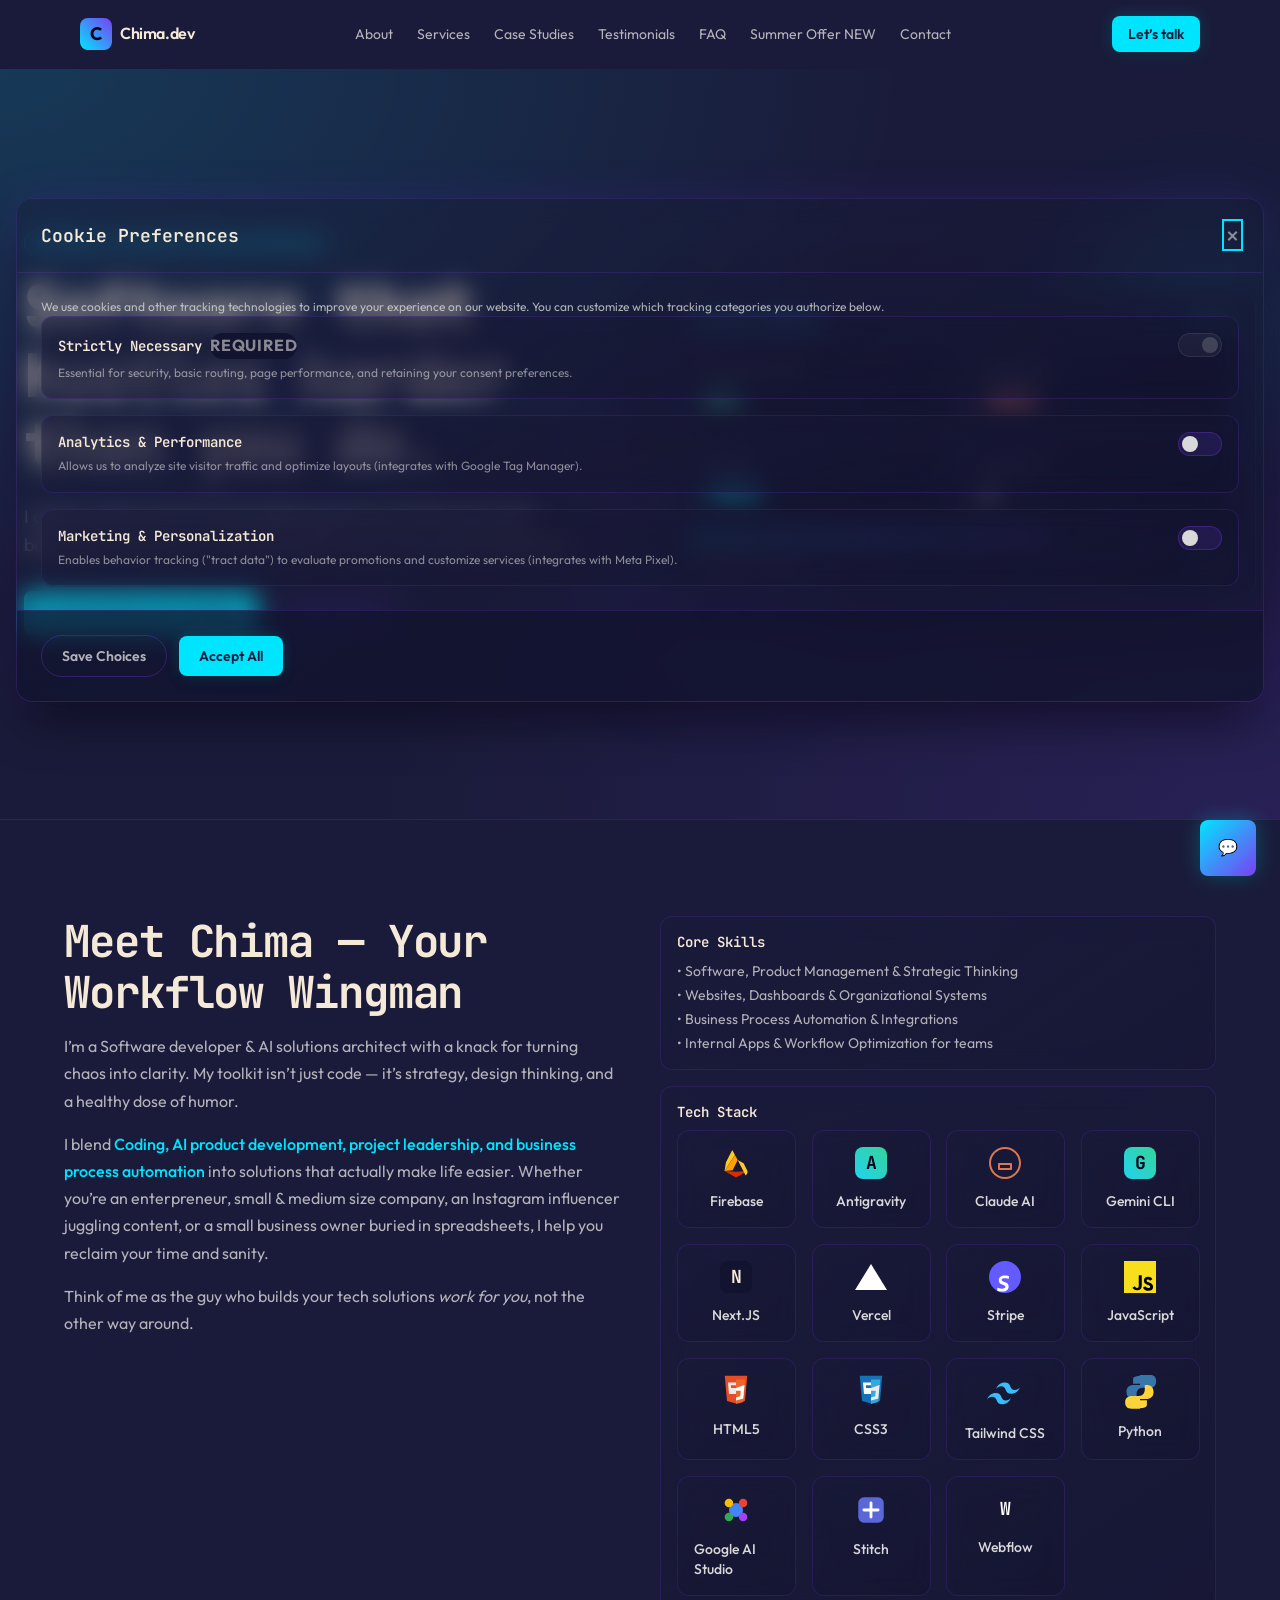
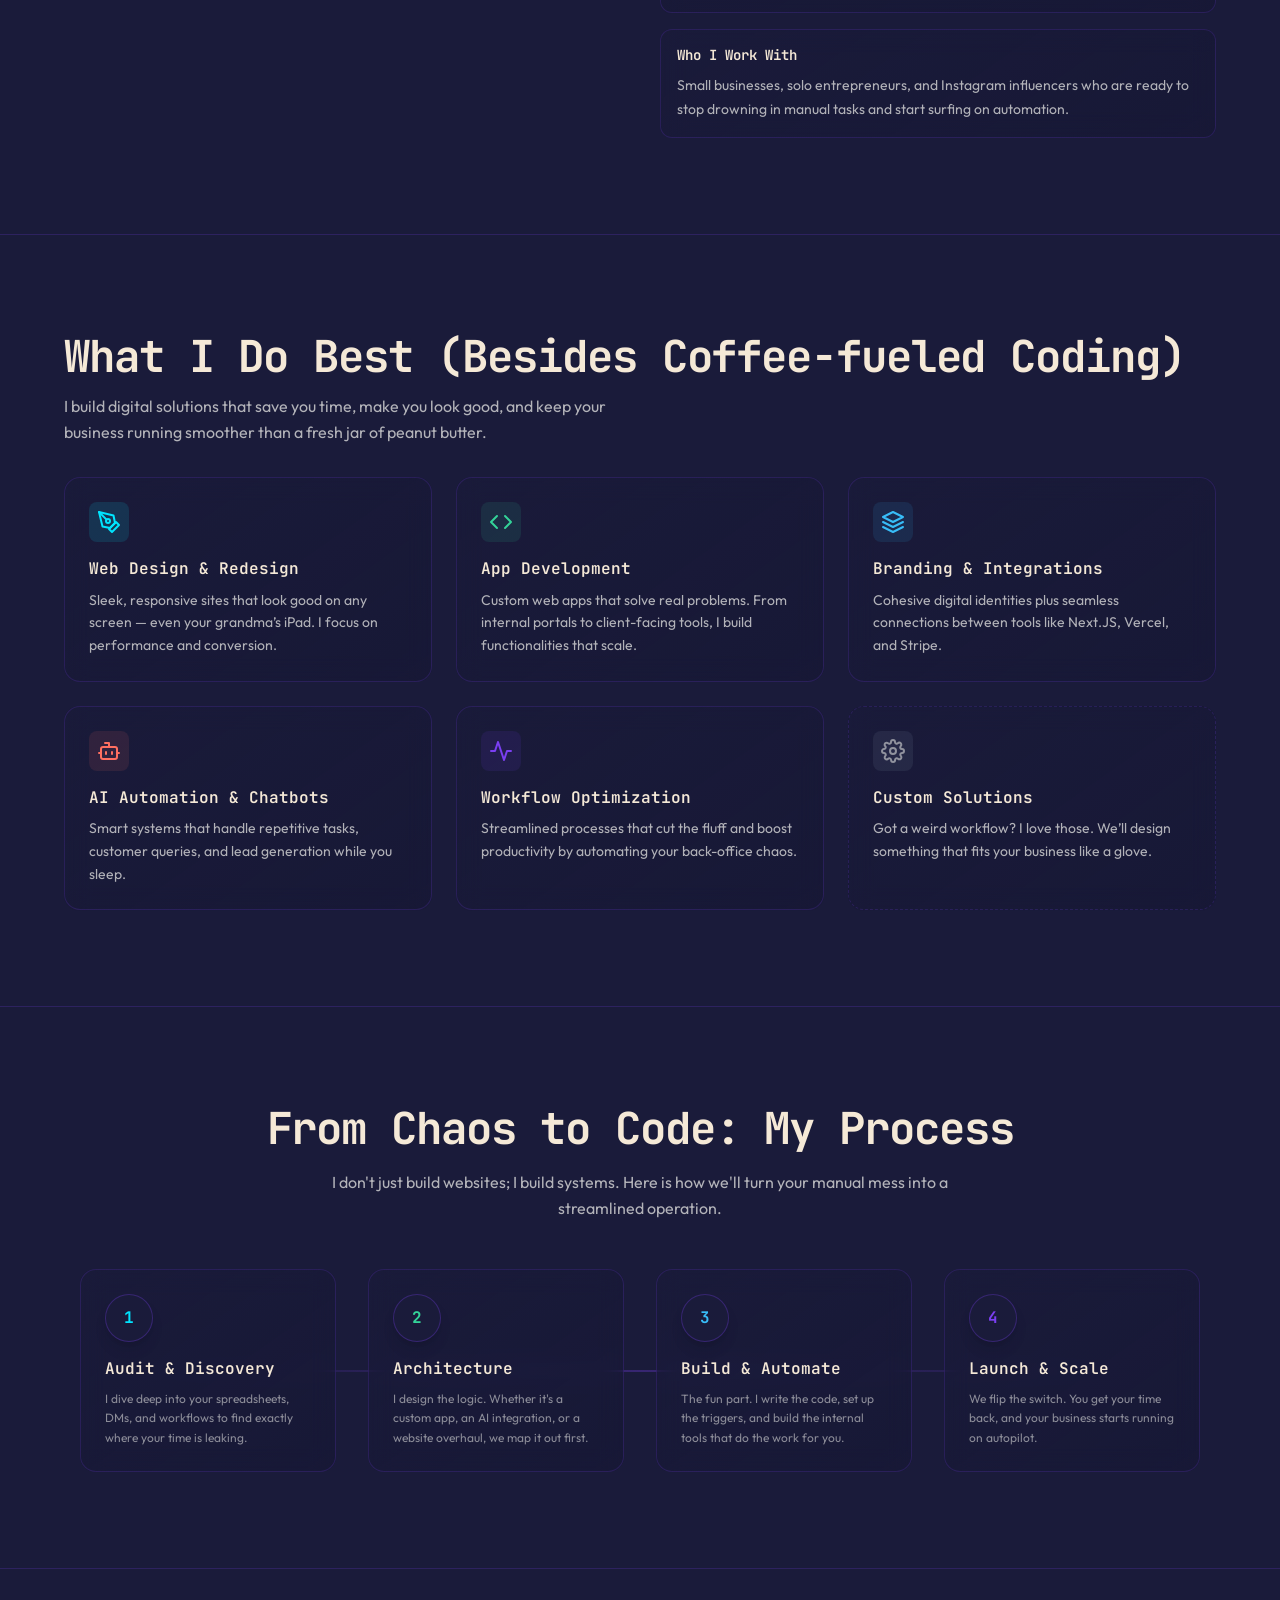
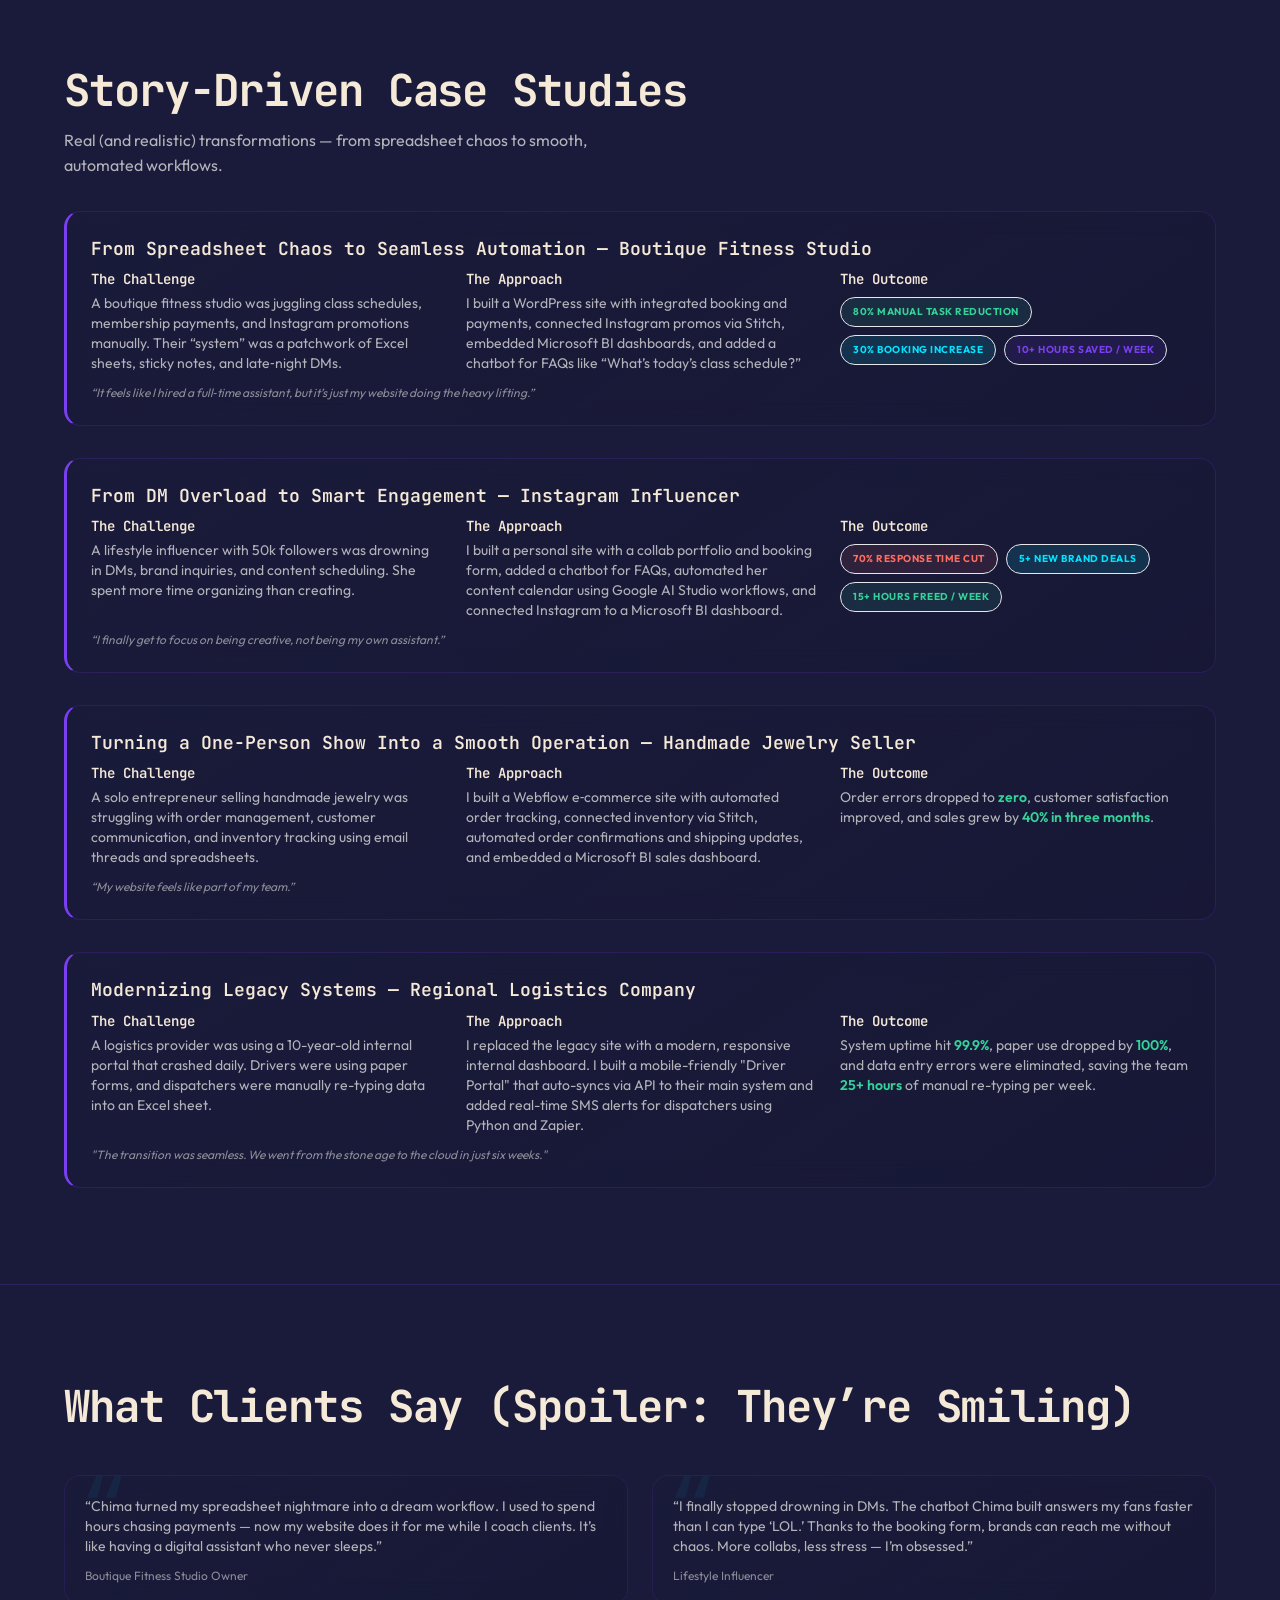
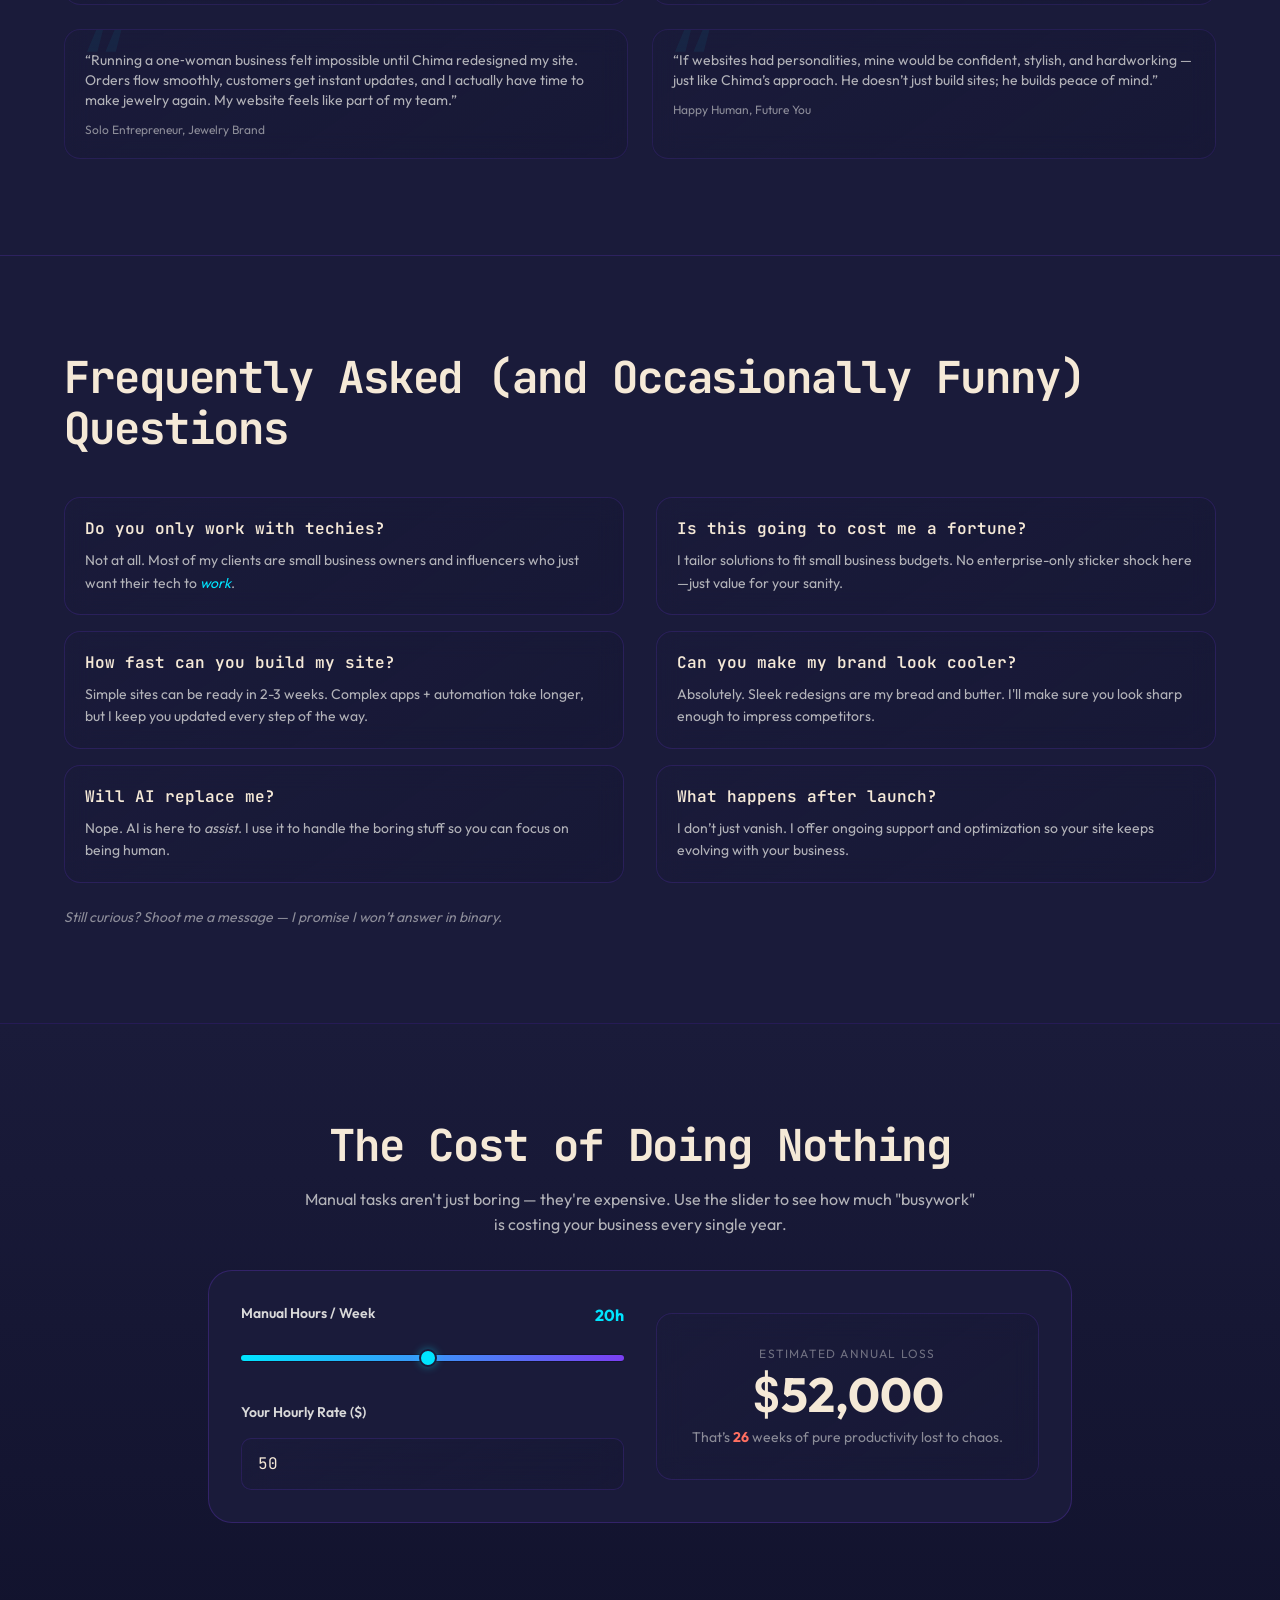
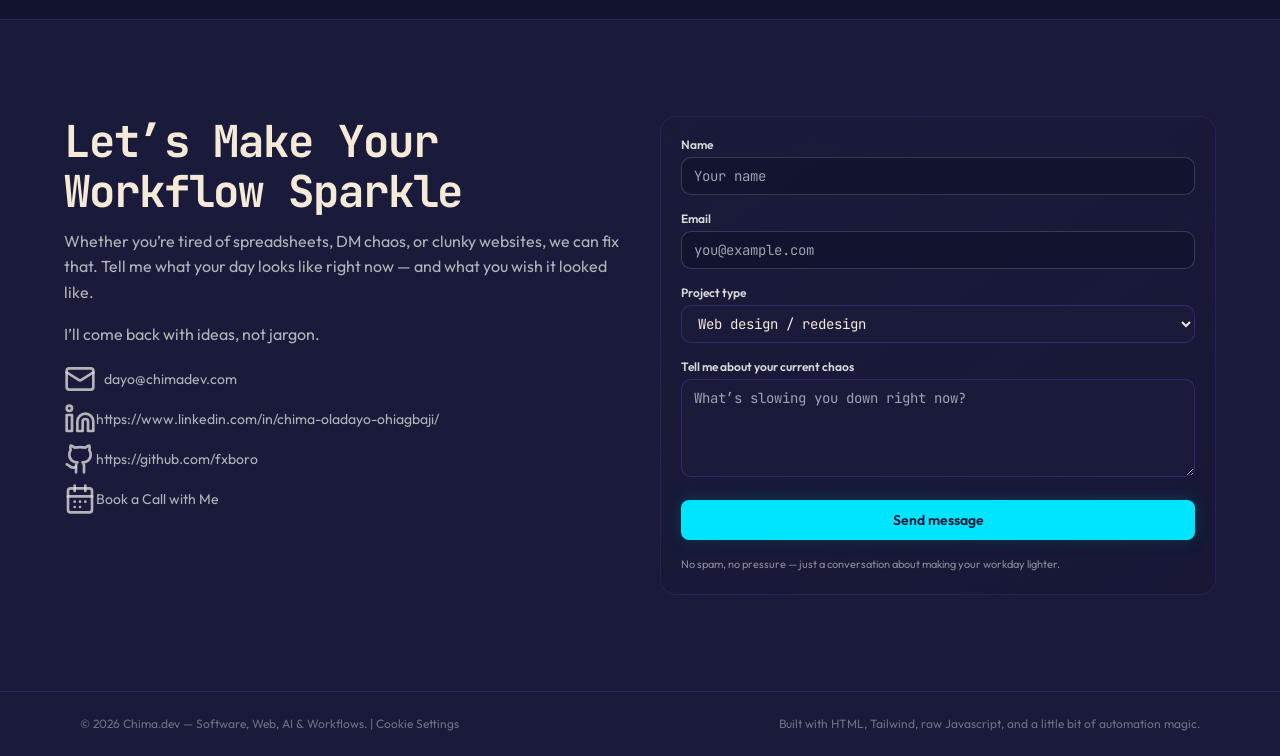
<file: index.html>
<!DOCTYPE html>
<html lang="en" class="dark">

<head>
  <meta charset="UTF-8" />
  <title>Chima | Web Developer, Workflow Optimizer and AI Evangelizer</title>
  <meta name="viewport" content="width=device-width, initial-scale=1.0" />
  <meta name="description"
    content="Web design, app development, AI automation, and workflow optimization for small businesses, solo entrepreneurs, and influencers." />
  <link rel="canonical" href="https://chima.dev/" />
  <script type="application/ld+json">
  {
    "@context": "https://schema.org",
    "@graph": [
      {
        "@type": "Person",
        "@id": "https://chima.dev/#person",
        "name": "Chima",
        "url": "https://chima.dev",
        "jobTitle": "Web Developer & AI Automation Specialist",
        "description": "Expert in web design, AI automation, and workflow optimization for small businesses.",
        "knowsAbout": ["Web Development", "AI Automation", "Workflow Optimization", "Python", "JavaScript", "Stripe Integration"],
        "hasOfferCatalog": {
          "@type": "OfferCatalog",
          "name": "Services",
          "itemListElement": [
            { "@type": "Offer", "itemOffered": { "@type": "Service", "name": "Web Design & Redesign" } },
            { "@type": "Offer", "itemOffered": { "@type": "Service", "name": "App Development" } },
            { "@type": "Offer", "itemOffered": { "@type": "Service", "name": "AI Automation & Chatbots" } }
          ]
        }
      },
      {
        "@type": "ProfessionalService",
        "@id": "https://chima.dev/#service",
        "name": "ChimaDev",
        "url": "https://chima.dev",
        "logo": "https://chima.dev/assets/logo.png",
        "image": "https://chima.dev/assets/og-image.png",
        "description": "Sleek, high-performance web development and custom AI integrations for small businesses and influencers.",
        "address": {
          "@type": "PostalAddress",
          "addressCountry": "Germany"
        },
        "founder": {
          "@id": "https://chima.dev/#person"
        }
      },
      {
        "@type": "WebSite",
        "@id": "https://chima.dev/#website",
        "url": "https://chima.dev",
        "name": "Chima.dev",
        "publisher": {
          "@id": "https://chima.dev/#person"
        }
      },
      {
        "@type": "FAQPage",
        "@id": "https://chima.dev/#faq",
        "mainEntity": [
          {
            "@type": "Question",
            "name": "Do you only work with techies?",
            "acceptedAnswer": {
              "@type": "Answer",
              "text": "Not at all. Most of my clients are small business owners and influencers who just want their tech to work."
            }
          },
          {
            "@type": "Question",
            "name": "How fast can you build my site?",
            "acceptedAnswer": {
              "@type": "Answer",
              "text": "Simple sites can be ready in 2-3 weeks. Complex apps + automation take longer, but I keep you updated every step of the way."
            }
          },
          {
            "@type": "Question",
            "name": "Will AI replace me?",
            "acceptedAnswer": {
              "@type": "Answer",
              "text": "Nope. AI is here to assist. I use it to handle the boring stuff so you can focus on being human."
            }
          },
          {
            "@type": "Question",
            "name": "Is this going to cost me a fortune?",
            "acceptedAnswer": {
              "@type": "Answer",
              "text": "I tailor solutions to fit small business budgets. No enterprise-only sticker shock here—just value for your sanity."
            }
          },
          {
            "@type": "Question",
            "name": "Can you make my brand look cooler?",
            "acceptedAnswer": {
              "@type": "Answer",
              "text": "Absolutely. Sleek redesigns are my bread and butter. I'll make sure you look sharp enough to impress competitors."
            }
          },
          {
            "@type": "Question",
            "name": "What happens after launch?",
            "acceptedAnswer": {
              "@type": "Answer",
              "text": "I don’t just vanish. I offer ongoing support and optimization so your site keeps evolving with your business."
            }
          }
        ]
      }
    ]
  }
  </script>
  <audio id="typing-sound" src="https://assets.mixkit.co/sfx/preview/mixkit-soft-fast-typing-2584.mp3"></audio>
  <link rel="preconnect" href="https://fonts.googleapis.com">
  <link rel="preconnect" href="https://fonts.gstatic.com" crossorigin>
  <link href="https://fonts.googleapis.com/css2?family=JetBrains+Mono:ital,wght@0,100..800;1,100..800&family=Outfit:wght@100..900&display=swap" rel="stylesheet">
  <link rel="stylesheet" href="assets/css/style.css" />
  <link rel="stylesheet" href="assets/css/brand.css" />
  <!-- SEO / Social Sharing -->
  <meta property="og:title" content="Chima | Web Developer & AI Automation Specialist" />
  <meta property="og:description" content="I design, build, and automate digital experiences that save businesses from drowning in busywork." />
  <meta property="og:type" content="website" />
  <meta property="og:url" content="https://chima.dev" />
  <meta name="twitter:card" content="summary_large_image" />
  <meta name="twitter:title" content="Chima | AI Automation Expert" />
  
  <!-- Favicon -->
  <link rel="icon"
    href="[data-uri]" />
</head>

<body class="bg-slate-950 text-slate-100 font-mono overflow-x-hidden">
  <!-- Interactive Mouse Glow -->
  <div id="mouse-glow" class="fixed pointer-events-none z-[-1] w-[600px] h-[600px] rounded-full blur-[120px] opacity-20 bg-gradient-to-tr from-cyan-400 to-violet-400 translate-x-[-50%] translate-y-[-50%] hidden md:block"></div>
  
  <!-- Navbar -->
  <header class="sticky top-0 z-30 bg-slate-950/80 backdrop-blur border-b border-slate-800">
    <div class="max-w-6xl mx-auto px-4 py-4 flex items-center justify-between">
      <a href="#hero" class="flex items-center gap-2">
        <div
          class="w-8 h-8 rounded-lg bg-gradient-to-tr from-cyan-400 to-emerald-400 flex items-center justify-center text-slate-950 font-bold text-lg">
          C
        </div>
        <span class="font-semibold tracking-tight text-slate-100">Chima.dev</span>
      </a>
      <nav class="hidden md:flex items-center gap-6 text-sm text-slate-300" aria-label="Primary">
        <a href="#about" class="hover:text-cyan-400 transition">About</a>
        <a href="#services" class="hover:text-cyan-400 transition">Services</a>
        <a href="#case-studies" class="hover:text-cyan-400 transition">Case Studies</a>
        <a href="#testimonials" class="hover:text-cyan-400 transition">Testimonials</a>
        <a href="#faq" class="hover:text-cyan-400 transition">FAQ</a>
        <a href="summer-offer.html" class="hover:text-cyan-400 transition nav-summer-link">
          Summer Offer
          <span class="nav-summer-badge">NEW</span>
        </a>
        <a href="#contact" class="hover:text-cyan-400 transition">Contact</a>
      </nav>
      <!-- Mobile hamburger (visible on small screens) -->
      <div class="md:hidden flex items-center">
        <button id="mobile-nav-open" aria-controls="mobile-nav" aria-expanded="false" aria-label="Open menu"
          class="p-2 rounded-md text-slate-200 hover:bg-slate-800/60 focus:outline-none focus:ring-2 focus:ring-cyan-400">
          <svg width="22" height="22" viewBox="0 0 24 24" fill="none" stroke="currentColor" stroke-width="2"
            stroke-linecap="round" stroke-linejoin="round">
            <path d="M3 6h18M3 12h18M3 18h18"></path>
          </svg>
        </button>
      </div>
      <a href="https://www.cal.eu/chimadev" target="_blank" rel="noopener" aria-label="Book a call with Chima"
        class="hidden md:inline-flex items-center gap-2 px-4 py-2 rounded-full bg-cyan-400 text-slate-950 text-sm font-semibold hover:bg-cyan-300 transition">
        Let’s talk
      </a>
    </div>
  </header>

  <!-- Mobile nav panel (overlay + side panel) -->
  <div id="mobile-nav" class="fixed inset-0 z-50 hidden" aria-hidden="true">
    <div id="mobile-nav-overlay" class="absolute inset-0 bg-black/60 z-40" tabindex="-1"></div>
    <aside role="dialog" aria-modal="true" aria-labelledby="mobile-nav-title"
      class="absolute left-0 top-0 h-full w-full sm:w-72 max-w-full bg-slate-950 border-r border-slate-800 p-8 z-50">
      <div class="flex items-center justify-between mb-6">
        <h3 id="mobile-nav-title" class="text-lg font-semibold text-slate-100">Menu</h3>
        <button id="mobile-nav-close" aria-label="Close menu"
          class="p-2 rounded-md text-slate-200 hover:bg-slate-800/60 focus:outline-none focus:ring-2 focus:ring-cyan-400">
          <svg width="20" height="20" viewBox="0 0 24 24" fill="none" stroke="currentColor" stroke-width="2"
            stroke-linecap="round" stroke-linejoin="round">
            <path d="M6 6l12 12M6 18L18 6"></path>
          </svg>
        </button>
      </div>
      <nav class="flex flex-col gap-5" aria-label="Mobile primary">
        <a href="#about" class="text-slate-200 text-base">About</a>
        <a href="#services" class="text-slate-200 text-base">Services</a>
        <a href="#case-studies" class="text-slate-200 text-base">Case Studies</a>
        <a href="#testimonials" class="text-slate-200 text-base">Testimonials</a>
        <a href="#faq" class="text-slate-200 text-base">FAQ</a>
        <a href="summer-offer.html" class="text-slate-200 text-base nav-summer-link">
          Summer Offer
          <span class="nav-summer-badge">NEW</span>
        </a>
        <a href="#contact" class="text-slate-200 text-base">Contact</a>

        <hr class="border-t border-slate-800 my-2" />
        <a href="https://www.cal.eu/chimadev" target="_blank" rel="noopener"
          class="inline-flex items-center gap-2 px-4 py-2 rounded-full bg-cyan-400 text-slate-950 text-sm font-semibold hover:bg-cyan-300 transition w-max">
          Let’s talk
        </a>
      </nav>
    </aside>
  </div>

  <!-- Hero -->
  <section id="hero" class="relative overflow-hidden">
    <div
      class="absolute inset-0 bg-[radial-gradient(circle_at_top,_rgba(34,211,238,0.18),_transparent_55%),radial-gradient(circle_at_bottom,_rgba(52,211,153,0.18),_transparent_55%)] pointer-events-none">
    </div>
    <div class="max-w-6xl mx-auto px-4 py-20 md:py-28 relative">
      <div class="grid md:grid-cols-2 gap-12 items-center">
        <div>
          <p
            class="inline-flex items-center gap-2 px-3 py-1 rounded-full border border-cyan-400/40 text-xs text-cyan-200 mb-4">
            <span class="w-2 h-2 rounded-full bg-emerald-400 animate-pulse"></span>
            Software • AI automation • Workflow optimization
          </p>
          <h1 class="text-3xl md:text-5xl font-semibold tracking-tight text-slate-50 mb-4">
            Software that hustles harder<br class="hidden md:block" /> than you do.
          </h1>
          <p class="text-slate-300 text-base md:text-lg mb-6 max-w-xl">
            I design, build, and automate digital experiences that save small businesses, influencers, and solo hustlers
            from drowning in busywork.
          </p>
          <div class="flex flex-wrap items-center gap-4 mb-6">
            <a href="#contact"
              class="inline-flex items-center justify-center px-5 py-3 rounded-full bg-cyan-400 text-slate-950 font-semibold text-sm hover:bg-cyan-300 transition shadow-lg shadow-cyan-400/30">
              Let’s streamline your workflow
            </a>
            <a href="#services"
              class="inline-flex items-center justify-center px-4 py-2 rounded-full border border-slate-700 text-slate-200 text-sm hover:border-cyan-400 hover:text-cyan-300 transition">
              View services
            </a>
          </div>
        </div>
        <div class="relative">
          <div class="absolute -top-10 -right-6 w-40 h-40 bg-cyan-400/20 rounded-full blur-3xl"></div>
          <div class="absolute -bottom-10 -left-6 w-40 h-40 bg-emerald-400/20 rounded-full blur-3xl"></div>
          <div class="relative rounded-2xl border border-slate-800 bg-slate-900/60 p-6 shadow-xl shadow-slate-900/80">
            <div class="flex items-center justify-between mb-4">
              <p class="text-xs font-semibold text-cyan-300">Live Preview · Dashboard</p>
              <div class="flex items-center gap-1.5">
                <span class="w-1.5 h-1.5 rounded-full bg-emerald-500 animate-pulse"></span>
                <span class="text-[10px] text-emerald-500 uppercase font-bold tracking-wider">Live</span>
              </div>
            </div>
            <div class="grid grid-cols-2 gap-4 mb-4 text-xs">
              <div
                class="p-3 rounded-xl bg-slate-900 border border-slate-800 hover:border-emerald-400/30 transition-colors">
                <p class="text-slate-400 mb-1">Time saved / week</p>
                <p class="text-2xl font-semibold text-emerald-400"><span id="dash-time">0</span>h</p>
              </div>
              <div
                class="p-3 rounded-xl bg-slate-900 border border-slate-800 hover:border-rose-400/30 transition-colors">
                <p class="text-slate-400 mb-1">Manual tasks</p>
                <p class="text-2xl font-semibold text-rose-400">-<span id="dash-tasks">0</span>%</p>
              </div>
              <div
                class="p-3 rounded-xl bg-slate-900 border border-slate-800 hover:border-cyan-400/30 transition-colors">
                <p class="text-slate-400 mb-1">Bookings</p>
                <p class="text-2xl font-semibold text-cyan-400">+<span id="dash-bookings">0</span>%</p>
              </div>
              <div
                class="p-3 rounded-xl bg-slate-900 border border-slate-800 hover:border-slate-400/30 transition-colors">
                <p class="text-slate-400 mb-1">Stress level</p>
                <p class="text-2xl font-semibold text-slate-200" id="dash-stress">↓</p>
              </div>
            </div>
            <!-- Activity Bar -->
            <div class="w-full h-1 bg-slate-800 rounded-full overflow-hidden mb-4">
              <div id="dash-progress"
                class="h-full bg-gradient-to-r from-cyan-400 to-emerald-400 w-1/3 transition-all duration-1000"></div>
            </div>
            <p class="text-[10px] text-slate-500 font-mono flex justify-between">
              <span>SYS_PROCESS: RUNNING</span>
              <span id="dash-load">CPU: 12%</span>
            </p>
          </div>
        </div>
      </div>
    </div>

  </section>

  <!-- About -->
  <section id="about" class="border-t border-slate-800 bg-slate-950 reveal">
    <div class="max-w-6xl mx-auto px-4 py-16 md:py-20">
      <div class="grid md:grid-cols-2 gap-10 items-start">
        <div>
          <h2 class="text-2xl md:text-3xl font-semibold tracking-tight mb-4">Meet Chima — Your Workflow Wingman</h2>
          <p class="text-slate-300 mb-4">
            I’m a Software developer & AI solutions architect with a knack for turning chaos into clarity. My toolkit
            isn’t just code — it’s
            strategy,
            design thinking, and a healthy dose of humor.
          </p>
          <p class="text-slate-300 mb-4">
            I blend <span class="text-cyan-300 font-medium">Coding, AI product development, project leadership, and
              business
              process automation</span> into solutions that actually make life easier. Whether you’re an enterpreneur,
            small & medium size company, an Instagram
            influencer juggling content, or a small business owner buried in spreadsheets, I help you reclaim your time
            and sanity.
          </p>
          <p class="text-slate-300 mb-4">
            Think of me as the guy who builds your tech solutions <span class="italic">work for you</span>, not the
            other
            way
            around.
          </p>
        </div>
        <div class="space-y-4">
          <div class="p-4 rounded-xl border border-slate-800 bg-slate-900/60">
            <h3 class="text-sm font-semibold text-slate-100 mb-2">Core Skills</h3>
            <ul class="text-sm text-slate-300 space-y-1">
              <li>• Software, Product Management & Strategic Thinking</li>
              <li>• Websites, Dashboards & Organizational Systems</li>
              <li>• Business Process Automation & Integrations</li>
              <li>• Internal Apps & Workflow Optimization for teams</li>
            </ul>
          </div>
          <div class="p-4 rounded-xl border border-slate-800 bg-slate-900/60">
            <h3 class="text-sm font-semibold text-slate-100 mb-2">Tech Stack</h3>
            <div id="tech-stack-grid" class="grid grid-cols-2 sm:grid-cols-3 lg:grid-cols-4 gap-4">

              <!-- Firebase -->
              <div
                class="p-4 rounded-xl border border-slate-800 bg-slate-900/60 flex flex-col items-center gap-3 hover:border-cyan-400/60 transition">
                <svg width="32" height="32" viewBox="0 0 256 256">
                  <path fill="#FFCA28" d="M36.1,192.4l11.6-70.3L95,30c1.3-3,5.6-3,6.9,0l17.7,33.1L36.1,192.4z" />
                  <path fill="#FFA000"
                    d="M141.5,103.7L122.9,69c-1.4-2.6-5.2-2.6-6.6,0L36.1,192.4l65-6.6L141.5,103.7z" />
                  <path fill="#DD2C00" d="M128,197.8L36.1,192.4l87.5,49.2c2.7,1.5,6,1.5,8.7,0l87.5-49.2L128,197.8z" />
                  <path fill="#FFCA28"
                    d="M219.9,192.4l-31.1-61.9l-47.3-26.8l61.6,121.2c1.4,2.8,5.4,2.8,6.8,0l10.1-19.4L219.9,192.4z" />
                </svg>
                <span class="text-slate-200 text-sm font-medium">Firebase</span>
              </div>

              <!-- Antigravity -->
              <div
                class="p-4 rounded-xl border border-slate-800 bg-slate-900/60 flex flex-col items-center gap-3 hover:border-cyan-400/60 transition">
                <div
                  class="w-8 h-8 rounded-lg bg-gradient-to-tr from-cyan-400 to-emerald-400 flex items-center justify-center text-slate-950 font-bold text-lg">
                  A</div>
                <span class="text-slate-200 text-sm font-medium">Antigravity</span>
              </div>

              <!-- Claude -->
              <div
                class="p-4 rounded-xl border border-slate-800 bg-slate-900/60 flex flex-col items-center gap-3 hover:border-cyan-400/60 transition">
                <svg width="32" height="32" viewBox="0 0 256 256">
                  <path fill="#D97757"
                    d="M128 0C57.3 0 0 57.3 0 128s57.3 128 128 128s128-57.3 128-128S198.7 0 128 0zm0 240c-61.8 0-112-50.2-112-112S66.2 16 128 16s112 50.2 112 112s-50.2 112-112 112zm48.1-112H79.9c-4.4 0-8 3.6-8 8v40c0 4.4 3.6 8 8 8h96.2c4.4 0 8-3.6 8-8v-40c0-4.4-3.6-8-8-8zm-8 40H87.9v-24h80.2v24z" />
                </svg>
                <span class="text-slate-200 text-sm font-medium">Claude AI</span>
              </div>

              <!-- Gemini CLI -->
              <div
                class="p-4 rounded-xl border border-slate-800 bg-slate-900/60 flex flex-col items-center gap-3 hover:border-cyan-400/60 transition">
                <div
                  class="w-8 h-8 rounded-lg bg-gradient-to-tr from-cyan-400 to-emerald-400 flex items-center justify-center text-slate-950 font-bold text-lg">
                  G</div>
                <span class="text-slate-200 text-sm font-medium">Gemini CLI</span>
              </div>

              <!-- Next.JS -->
              <div
                class="p-4 rounded-xl border border-slate-800 bg-slate-900/60 flex flex-col items-center gap-3 hover:border-cyan-400/60 transition">
                <div
                  class="w-8 h-8 rounded-lg bg-slate-800 flex items-center justify-center text-slate-100 font-bold text-lg">
                  N</div>
                <span class="text-slate-200 text-sm font-medium">Next.JS</span>
              </div>

              <!-- Vercel -->
              <div
                class="p-4 rounded-xl border border-slate-800 bg-slate-900/60 flex flex-col items-center gap-3 hover:border-cyan-400/60 transition">
                <svg width="32" height="32" viewBox="0 0 256 256" fill="white">
                  <path d="M128 24L256 232H0z" />
                </svg>
                <span class="text-slate-200 text-sm font-medium">Vercel</span>
              </div>

              <!-- Stripe -->
              <div
                class="p-4 rounded-xl border border-slate-800 bg-slate-900/60 flex flex-col items-center gap-3 hover:border-cyan-400/60 transition">
                <svg width="32" height="32" viewBox="0 0 256 256">
                  <path fill="#635BFF"
                    d="M256 128c0 70.7-57.3 128-128 128S0 198.7 0 128S57.3 0 128 0s128 57.3 128 128z" />
                  <path
                    d="M100.8 152c0-10.4 8.7-14.7 23.3-14.7c15.7 0 35.1 4.7 35.1 4.7v-21.6s-16.7-4-32.5-4c-28.8 0-48.4 13.7-48.4 39.5c0 38.6 53 32.3 53 48.9c0 12.3-10.4 16.2-26 16.2c-19.1 0-38.9-6.3-38.9-6.3v22.7s19.8 6.5 41.5 6.5c30.9 0 49.3-15 49.3-40.2c.1-41.6-56.4-33.6-56.4-51.7z"
                    fill="#FFF" />
                </svg>
                <span class="text-slate-200 text-sm font-medium">Stripe</span>
              </div>

              <!-- Card -->
              <div
                class="p-4 rounded-xl border border-slate-800 bg-slate-900/60 flex flex-col items-center gap-3 hover:border-cyan-400/60 transition">
                <svg width="32" height="32" viewBox="0 0 256 256">
                  <path fill="#F7DF1E" d="M0 0h256v256H0z" />
                  <path d="M67 214l20-12c4 7 8 13 17 13c9 0 14-4 14-17V114h24v84c0 25-15 36-36 36c-19 0-30-10-39-20"
                    fill="#000" />
                  <path
                    d="M152 212l20-11c5 8 11 14 22 14c9 0 15-4 15-10c0-7-6-9-16-13l-6-2c-17-7-28-16-28-34c0-17 13-30 34-30c15 0 26 5 34 19l-19 12c-4-7-9-10-15-10c-7 0-12 4-12 10c0 7 5 9 15 13l6 2c20 9 31 17 31 35c0 20-16 31-38 31c-21 0-34-10-41-23"
                    fill="#000" />
                </svg>
                <span class="text-slate-200 text-sm font-medium">JavaScript</span>
              </div>

              <!-- HTML5 -->
              <div
                class="p-4 rounded-xl border border-slate-800 bg-slate-900/60 flex flex-col items-center gap-3 hover:border-cyan-400/60 transition">
                <svg width="32" height="32" viewBox="0 0 128 128">
                  <path fill="#E44D26" d="M19 3l9 101 36 10 36-10 9-101z" />
                  <path fill="#F16529" d="M64 116l29-8 8-90H64z" />
                  <path fill="#EBEBEB" d="M64 52H44l-1-11h21V30H32l1 12 3 34h28z" />
                  <path fill="#fff" d="M64 52v11h19l-2 22-17 5v12l29-8 4-42 1-12z" />
                </svg>
                <span class="text-slate-200 text-sm font-medium">HTML5</span>
              </div>

              <!-- CSS3 -->
              <div
                class="p-4 rounded-xl border border-slate-800 bg-slate-900/60 flex flex-col items-center gap-3 hover:border-cyan-400/60 transition">
                <svg width="32" height="32" viewBox="0 0 128 128">
                  <path fill="#1572B6" d="M19 3l9 101 36 10 36-10 9-101z" />
                  <path fill="#33A9DC" d="M64 116l29-8 8-90H64z" />
                  <path fill="#fff" d="M64 52H44l-1-11h21V30H32l1 12 3 34h28z" />
                  <path fill="#EBEBEB" d="M64 52v11h19l-2 22-17 5v12l29-8 4-42 1-12z" />
                </svg>
                <span class="text-slate-200 text-sm font-medium">CSS3</span>
              </div>

              <!-- Tailwind CSS -->
              <div
                class="p-4 rounded-xl border border-slate-800 bg-slate-900/60 flex flex-col items-center gap-3 hover:border-cyan-400/60 transition">
                <svg width="36" height="36" viewBox="0 0 48 48">
                  <path fill="#38BDF8"
                    d="M24 10c-6 0-10 3-12 9c2-3 4-4 7-4c3 0 5 2 6 5c1 3 3 5 7 5c6 0 10-3 12-9c-2 3-4 4-7 4c-3 0-5-2-6-5c-1-3-3-5-7-5zM12 24c-6 0-10 3-12 9c2-3 4-4 7-4c3 0 5 2 6 5c1 3 3 5 7 5c6 0 10-3 12-9c-2 3-4 4-7 4c-3 0-5-2-6-5c-1-3-3-5-7-5z" />
                </svg>
                <span class="text-slate-200 text-sm font-medium">Tailwind CSS</span>
              </div>

              <!-- Python -->
              <div
                class="p-4 rounded-xl border border-slate-800 bg-slate-900/60 flex flex-col items-center gap-3 hover:border-cyan-400/60 transition">
                <svg width="34" height="34" viewBox="0 0 128 128">
                  <path fill="#3776AB"
                    d="M63 4c-27 0-25 12-25 12v17h26v5H38S13 37 13 63c0 27 24 26 24 26h14V72s-1-24 24-24h26s24 1 24-24c0-27-24-24-24-24H63z" />
                  <path fill="#FFD43B"
                    d="M65 124c27 0 25-12 25-12v-17H64v-5h26s25 1 25-26c0-27-24-26-24-26H82v17s1 24-24 24H32s-24-1-24 24c0 27 24 24 24 24h33z" />
                </svg>
                <span class="text-slate-200 text-sm font-medium">Python</span>
              </div>



              <!-- Google AI Studio -->
              <div
                class="p-4 rounded-xl border border-slate-800 bg-slate-900/60 flex flex-col items-center gap-3 hover:border-cyan-400/60 transition">
                <svg width="34" height="34" viewBox="0 0 48 48">
                  <circle cx="24" cy="24" r="10" fill="#4285F4" />
                  <circle cx="34" cy="14" r="6" fill="#EA4335" />
                  <circle cx="14" cy="14" r="6" fill="#FBBC05" />
                  <circle cx="14" cy="34" r="6" fill="#34A853" />
                  <circle cx="34" cy="34" r="6" fill="#A142F4" />
                </svg>
                <span class="text-slate-200 text-sm font-medium">Google AI Studio</span>
              </div>

              <!-- Stitch -->
              <div
                class="p-4 rounded-xl border border-slate-800 bg-slate-900/60 flex flex-col items-center gap-3 hover:border-cyan-400/60 transition">
                <svg width="34" height="34" viewBox="0 0 48 48">
                  <rect x="6" y="6" width="36" height="36" rx="8" fill="#5A67D8" />
                  <path fill="#fff" d="M14 24h20M24 14v20" stroke="#fff" stroke-width="4" stroke-linecap="round" />
                </svg>
                <span class="text-slate-200 text-sm font-medium">Stitch</span>
              </div>

              <!-- Webflow -->
              <div
                class="p-4 rounded-xl border border-slate-800 bg-slate-900/60 flex flex-col items-center gap-3 hover:border-cyan-400/60 transition">
                <div
                  class="w-8 h-8 rounded-lg bg-blue-600 flex items-center justify-center text-white font-bold text-lg">
                  W</div>
                <span class="text-slate-200 text-sm font-medium">Webflow</span>
              </div>

            </div>
            <!-- Mobile carousel navigation dots -->
            <div class="tech-carousel-nav" style="display:none;">
              <button class="tech-carousel-dot active" data-page="0" aria-label="Page 1"></button>
              <button class="tech-carousel-dot" data-page="1" aria-label="Page 2"></button>
              <button class="tech-carousel-dot" data-page="2" aria-label="Page 3"></button>
              <button class="tech-carousel-dot" data-page="3" aria-label="Page 4"></button>
            </div>
          </div>
          <div class="p-4 rounded-xl border border-slate-800 bg-slate-900/60">
            <h3 class="text-sm font-semibold text-slate-100 mb-2">Who I Work With</h3>
            <p class="text-sm text-slate-300">
              Small businesses, solo entrepreneurs, and Instagram influencers who are ready to stop drowning in manual
              tasks and start surfing on automation.
            </p>
          </div>
        </div>
      </div>
    </div>
  </section>

  <!-- Services -->
  <section id="services" class="border-t border-slate-800 bg-slate-950 reveal">
    <div class="max-w-6xl mx-auto px-4 py-16 md:py-20">
      <div class="flex flex-col md:flex-row md:items-end md:justify-between gap-6 mb-10">
        <div>
          <h2 class="text-2xl md:text-3xl font-semibold tracking-tight mb-3">
            What I Do Best (Besides Coffee‑fueled Coding)
          </h2>
          <p class="text-slate-300 max-w-xl">
            I build digital solutions that save you time, make you look good, and keep your business running smoother
            than a fresh jar of peanut butter.
          </p>
        </div>
      </div>

      <div class="grid md:grid-cols-2 lg:grid-cols-3 gap-6">
        <div
          class="p-6 rounded-2xl border border-slate-800 bg-slate-900/60 hover:border-cyan-400/60 hover:-translate-y-2 transition-all duration-300 group">
          <div
            class="w-10 h-10 rounded-lg bg-cyan-400/10 flex items-center justify-center mb-4 group-hover:bg-cyan-400 transition-colors">
            <svg class="text-cyan-400 group-hover:text-slate-950 transition-colors" width="24" height="24"
              viewBox="0 0 24 24" fill="none" stroke="currentColor" stroke-width="2" stroke-linecap="round"
              stroke-linejoin="round">
              <path d="M12 19l7-7 3 3-7 7-3-3z"></path>
              <path d="M18 13l-1.5-7.5L2 2l3.5 14.5L13 18l5-5z"></path>
              <path d="M2 2l7.586 7.586"></path>
              <circle cx="11" cy="11" r="2"></circle>
            </svg>
          </div>
          <h3 class="text-base font-semibold mb-2 text-slate-50">Web Design & Redesign</h3>
          <p class="text-sm text-slate-300 leading-relaxed">
            Sleek, responsive sites that look good on any screen — even your grandma’s iPad. I focus on performance and
            conversion.
          </p>
        </div>

        <div
          class="p-6 rounded-2xl border border-slate-800 bg-slate-900/60 hover:border-emerald-400/60 hover:-translate-y-2 transition-all duration-300 group">
          <div
            class="w-10 h-10 rounded-lg bg-emerald-400/10 flex items-center justify-center mb-4 group-hover:bg-emerald-400 transition-colors">
            <svg class="text-emerald-400 group-hover:text-slate-950 transition-colors" width="24" height="24"
              viewBox="0 0 24 24" fill="none" stroke="currentColor" stroke-width="2" stroke-linecap="round"
              stroke-linejoin="round">
              <polyline points="16 18 22 12 16 6"></polyline>
              <polyline points="8 6 2 12 8 18"></polyline>
            </svg>
          </div>
          <h3 class="text-base font-semibold mb-2 text-slate-50">App Development</h3>
          <p class="text-sm text-slate-300 leading-relaxed">
            Custom web apps that solve real problems. From internal portals to client-facing tools, I build
            functionalities that scale.
          </p>
        </div>

        <div
          class="p-6 rounded-2xl border border-slate-800 bg-slate-900/60 hover:border-sky-400/60 hover:-translate-y-2 transition-all duration-300 group">
          <div
            class="w-10 h-10 rounded-lg bg-sky-400/10 flex items-center justify-center mb-4 group-hover:bg-sky-400 transition-colors">
            <svg class="text-sky-400 group-hover:text-slate-950 transition-colors" width="24" height="24"
              viewBox="0 0 24 24" fill="none" stroke="currentColor" stroke-width="2" stroke-linecap="round"
              stroke-linejoin="round">
              <path d="M12 2L2 7l10 5 10-5-10-5z"></path>
              <path d="M2 17l10 5 10-5"></path>
              <path d="M2 12l10 5 10-5"></path>
            </svg>
          </div>
          <h3 class="text-base font-semibold mb-2 text-slate-50">Branding & Integrations</h3>
          <p class="text-sm text-slate-300 leading-relaxed">
            Cohesive digital identities plus seamless connections between tools like Next.JS, Vercel, and Stripe.
          </p>
        </div>

        <div
          class="p-6 rounded-2xl border border-slate-800 bg-slate-900/60 hover:border-rose-400/60 hover:-translate-y-2 transition-all duration-300 group">
          <div
            class="w-10 h-10 rounded-lg bg-rose-400/10 flex items-center justify-center mb-4 group-hover:bg-rose-400 transition-colors">
            <svg class="text-rose-400 group-hover:text-slate-950 transition-colors" width="24" height="24"
              viewBox="0 0 24 24" fill="none" stroke="currentColor" stroke-width="2" stroke-linecap="round"
              stroke-linejoin="round">
              <path d="M12 8V4H8"></path>
              <rect x="4" y="8" width="16" height="12" rx="2"></rect>
              <path d="M2 14h2"></path>
              <path d="M20 14h2"></path>
              <path d="M15 13v2"></path>
              <path d="M9 13v2"></path>
            </svg>
          </div>
          <h3 class="text-base font-semibold mb-2 text-slate-50">AI Automation & Chatbots</h3>
          <p class="text-sm text-slate-300 leading-relaxed">
            Smart systems that handle repetitive tasks, customer queries, and lead generation while you sleep.
          </p>
        </div>

        <div
          class="p-6 rounded-2xl border border-slate-800 bg-slate-900/60 hover:border-violet-400/60 hover:-translate-y-2 transition-all duration-300 group">
          <div
            class="w-10 h-10 rounded-lg bg-violet-400/10 flex items-center justify-center mb-4 group-hover:bg-violet-400 transition-colors">
            <svg class="text-violet-400 group-hover:text-slate-950 transition-colors" width="24" height="24"
              viewBox="0 0 24 24" fill="none" stroke="currentColor" stroke-width="2" stroke-linecap="round"
              stroke-linejoin="round">
              <path d="M22 12h-4l-3 9L9 3l-3 9H2"></path>
            </svg>
          </div>
          <h3 class="text-base font-semibold mb-2 text-slate-50">Workflow Optimization</h3>
          <p class="text-sm text-slate-300 leading-relaxed">
            Streamlined processes that cut the fluff and boost productivity by automating your back-office chaos.
          </p>
        </div>

        <div
          class="p-6 rounded-2xl border border-dashed border-slate-700 bg-slate-900/40 hover:border-slate-500 hover:-translate-y-2 transition-all duration-300 group">
          <div
            class="w-10 h-10 rounded-lg bg-slate-400/10 flex items-center justify-center mb-4 group-hover:bg-slate-400 transition-colors">
            <svg class="text-slate-400 group-hover:text-slate-950 transition-colors" width="24" height="24"
              viewBox="0 0 24 24" fill="none" stroke="currentColor" stroke-width="2" stroke-linecap="round"
              stroke-linejoin="round">
              <circle cx="12" cy="12" r="3"></circle>
              <path
                d="M19.4 15a1.65 1.65 0 0 0 .33 1.82l.06.06a2 2 0 0 1 0 2.83 2 2 0 0 1-2.83 0l-.06-.06a1.65 1.65 0 0 0-1.82-.33 1.65 1.65 0 0 0-1 1.51V21a2 2 0 0 1-2 2 2 2 0 0 1-2-2v-.09A1.65 1.65 0 0 0 9 19.4a1.65 1.65 0 0 0-1.82.33l-.06.06a2 2 0 0 1-2.83 0 2 2 0 0 1 0-2.83l.06-.06a1.65 1.65 0 0 0 .33-1.82 1.65 1.65 0 0 0-1.51-1H3a2 2 0 0 1-2-2 2 2 0 0 1 2-2h.09A1.65 1.65 0 0 0 4.6 9a1.65 1.65 0 0 0-.33-1.82l-.06-.06a2 2 0 0 1 0-2.83 2 2 0 0 1 2.83 0l.06.06a1.65 1.65 0 0 0 1.82.33H9a1.65 1.65 0 0 0 1-1.51V3a2 2 0 0 1 2-2 2 2 0 0 1 2 2v.09a1.65 1.65 0 0 0 1 1.51 1.65 1.65 0 0 0 1.82-.33l.06-.06a2 2 0 0 1 2.83 0 2 2 0 0 1 0 2.83l-.06.06a1.65 1.65 0 0 0-.33 1.82V9a1.65 1.65 0 0 0 1.51 1H21a2 2 0 0 1 2 2 2 2 0 0 1-2 2h-.09a1.65 1.65 0 0 0-1.51 1z">
              </path>
            </svg>
          </div>
          <h3 class="text-base font-semibold mb-2 text-slate-50">Custom Solutions</h3>
          <p class="text-sm text-slate-300 leading-relaxed">
            Got a weird workflow? I love those. We’ll design something that fits your business like a glove.
          </p>
        </div>
      </div>
    </div>
  </section>


  <!-- How I Work (Process Flow) -->
  <section id="process" class="border-t border-slate-800 bg-slate-950 reveal">
    <div class="max-w-6xl mx-auto px-4 py-16 md:py-20">
      <div class="text-center mb-12">
        <h2 class="text-2xl md:text-3xl font-semibold tracking-tight mb-4">From Chaos to Code: My Process</h2>
        <p class="text-slate-300 max-w-2xl mx-auto">
          I don't just build websites; I build systems. Here is how we'll turn your manual mess into a streamlined
          operation.
        </p>
      </div>

      <div class="grid grid-cols-1 md:grid-cols-4 gap-4 md:gap-8 relative">
        <!-- Connecting Line (Desktop) -->
        <div
          class="hidden md:block absolute top-1/2 left-0 w-full h-0.5 bg-gradient-to-r from-cyan-400/0 via-cyan-400/20 to-cyan-400/0 -translate-y-1/2 pointer-events-none">
        </div>

        <!-- Step 1 -->
        <div
          class="relative group p-6 rounded-2xl border border-slate-800 bg-slate-900/40 hover:bg-slate-900/60 transition-all duration-300">
          <div
            class="w-12 h-12 rounded-full bg-slate-900 border border-slate-700 flex items-center justify-center text-cyan-400 font-bold mb-4 shadow-lg group-hover:border-cyan-400 transition-colors">
            1</div>
          <h3 class="text-slate-50 font-semibold mb-2">Audit & Discovery</h3>
          <p class="text-xs text-slate-400 leading-relaxed">
            I dive deep into your spreadsheets, DMs, and workflows to find exactly where your time is leaking.
          </p>
        </div>

        <!-- Step 2 -->
        <div
          class="relative group p-6 rounded-2xl border border-slate-800 bg-slate-900/40 hover:bg-slate-900/60 transition-all duration-300">
          <div
            class="w-12 h-12 rounded-full bg-slate-900 border border-slate-700 flex items-center justify-center text-emerald-400 font-bold mb-4 shadow-lg group-hover:border-emerald-400 transition-colors">
            2</div>
          <h3 class="text-slate-50 font-semibold mb-2">Architecture</h3>
          <p class="text-xs text-slate-400 leading-relaxed">
            I design the logic. Whether it's a custom app, an AI integration, or a website overhaul, we map it out
            first.
          </p>
        </div>

        <!-- Step 3 -->
        <div
          class="relative group p-6 rounded-2xl border border-slate-800 bg-slate-900/40 hover:bg-slate-900/60 transition-all duration-300">
          <div
            class="w-12 h-12 rounded-full bg-slate-900 border border-slate-700 flex items-center justify-center text-sky-400 font-bold mb-4 shadow-lg group-hover:border-sky-400 transition-colors">
            3</div>
          <h3 class="text-slate-50 font-semibold mb-2">Build & Automate</h3>
          <p class="text-xs text-slate-400 leading-relaxed">
            The fun part. I write the code, set up the triggers, and build the internal tools that do the work for you.
          </p>
        </div>

        <!-- Step 4 -->
        <div
          class="relative group p-6 rounded-2xl border border-slate-800 bg-slate-900/40 hover:bg-slate-900/60 transition-all duration-300">
          <div
            class="w-12 h-12 rounded-full bg-slate-900 border border-slate-700 flex items-center justify-center text-violet-400 font-bold mb-4 shadow-lg group-hover:border-violet-400 transition-colors">
            4</div>
          <h3 class="text-slate-50 font-semibold mb-2">Launch & Scale</h3>
          <p class="text-xs text-slate-400 leading-relaxed">
            We flip the switch. You get your time back, and your business starts running on autopilot.
          </p>
        </div>
      </div>
    </div>
  </section>

  <!-- Case Studies -->
  <section id="case-studies" class="border-t border-slate-800 bg-slate-950 reveal">
    <div class="max-w-6xl mx-auto px-4 py-16 md:py-20">
      <div class="flex flex-col md:flex-row md:items-end md:justify-between gap-6 mb-10">
        <div>
          <h2 class="text-2xl md:text-3xl font-semibold tracking-tight mb-3">Story‑Driven Case Studies</h2>
          <p class="text-slate-300 max-w-xl">
            Real (and realistic) transformations — from spreadsheet chaos to smooth, automated workflows.
          </p>
        </div>
      </div>

      <div class="space-y-8">
        <!-- Case Study 1 -->
        <article class="p-6 rounded-2xl border border-slate-800 bg-slate-900/60">
          <h3 class="text-lg font-semibold text-slate-50 mb-2">
            From Spreadsheet Chaos to Seamless Automation — Boutique Fitness Studio
          </h3>
          <div class="grid md:grid-cols-3 gap-6 text-sm text-slate-300">
            <div>
              <h4 class="font-semibold text-slate-100 mb-1">The Challenge</h4>
              <p>
                A boutique fitness studio was juggling class schedules, membership payments, and Instagram promotions
                manually. Their “system” was a patchwork of Excel sheets, sticky notes, and late‑night DMs.
              </p>
            </div>
            <div>
              <h4 class="font-semibold text-slate-100 mb-1">The Approach</h4>
              <p>
                I built a WordPress site with integrated booking and payments, connected Instagram promos via Stitch,
                embedded Microsoft BI dashboards, and added a chatbot for FAQs like “What’s today’s class schedule?”
              </p>
            </div>
            <div>
              <h4 class="font-semibold text-slate-100 mb-1">The Outcome</h4>
              <div class="flex flex-wrap gap-2 mt-2">
                <span class="px-3 py-1 rounded-full bg-emerald-400/10 border border-emerald-400/30 text-emerald-400 text-[10px] font-bold uppercase tracking-wider">80% Manual Task Reduction</span>
                <span class="px-3 py-1 rounded-full bg-cyan-400/10 border border-cyan-400/30 text-cyan-400 text-[10px] font-bold uppercase tracking-wider">30% Booking Increase</span>
                <span class="px-3 py-1 rounded-full bg-violet-400/10 border border-violet-400/30 text-violet-400 text-[10px] font-bold uppercase tracking-wider">10+ Hours Saved / Week</span>
              </div>
            </div>
          </div>
          <p class="mt-3 text-xs text-slate-400 italic">
            “It feels like I hired a full‑time assistant, but it’s just my website doing the heavy lifting.”
          </p>
        </article>

        <!-- Case Study 2 -->
        <article class="p-6 rounded-2xl border border-slate-800 bg-slate-900/60">
          <h3 class="text-lg font-semibold text-slate-50 mb-2">
            From DM Overload to Smart Engagement — Instagram Influencer
          </h3>
          <div class="grid md:grid-cols-3 gap-6 text-sm text-slate-300">
            <div>
              <h4 class="font-semibold text-slate-100 mb-1">The Challenge</h4>
              <p>
                A lifestyle influencer with 50k followers was drowning in DMs, brand inquiries, and content scheduling.
                She spent more time organizing than creating.
              </p>
            </div>
            <div>
              <h4 class="font-semibold text-slate-100 mb-1">The Approach</h4>
              <p>
                I built a personal site with a collab portfolio and booking form, added a chatbot for FAQs, automated
                her content calendar using Google AI Studio workflows, and connected Instagram to a Microsoft BI
                dashboard.
              </p>
            </div>
            <div>
              <h4 class="font-semibold text-slate-100 mb-1">The Outcome</h4>
              <div class="flex flex-wrap gap-2 mt-2">
                <span class="px-3 py-1 rounded-full bg-rose-400/10 border border-rose-400/30 text-rose-400 text-[10px] font-bold uppercase tracking-wider">70% Response Time Cut</span>
                <span class="px-3 py-1 rounded-full bg-cyan-400/10 border border-cyan-400/30 text-cyan-400 text-[10px] font-bold uppercase tracking-wider">5+ New Brand Deals</span>
                <span class="px-3 py-1 rounded-full bg-emerald-400/10 border border-emerald-400/30 text-emerald-400 text-[10px] font-bold uppercase tracking-wider">15+ Hours Freed / Week</span>
              </div>
            </div>
          </div>
          <p class="mt-3 text-xs text-slate-400 italic">
            “I finally get to focus on being creative, not being my own assistant.”
          </p>
        </article>

        <!-- Case Study 3 -->
        <article class="p-6 rounded-2xl border border-slate-800 bg-slate-900/60">
          <h3 class="text-lg font-semibold text-slate-50 mb-2">
            Turning a One‑Person Show Into a Smooth Operation — Handmade Jewelry Seller
          </h3>
          <div class="grid md:grid-cols-3 gap-6 text-sm text-slate-300">
            <div>
              <h4 class="font-semibold text-slate-100 mb-1">The Challenge</h4>
              <p>
                A solo entrepreneur selling handmade jewelry was struggling with order management, customer
                communication, and inventory tracking using email threads and spreadsheets.
              </p>
            </div>
            <div>
              <h4 class="font-semibold text-slate-100 mb-1">The Approach</h4>
              <p>
                I built a Webflow e‑commerce site with automated order tracking, connected inventory via Stitch,
                automated order confirmations and shipping updates, and embedded a Microsoft BI sales dashboard.
              </p>
            </div>
            <div>
              <h4 class="font-semibold text-slate-100 mb-1">The Outcome</h4>
              <p>
                Order errors dropped to <span class="text-emerald-400 font-semibold">zero</span>, customer satisfaction
                improved, and sales grew by <span class="text-emerald-400 font-semibold">40% in three months</span>.
              </p>
            </div>
          </div>
          <p class="mt-3 text-xs text-slate-400 italic">
            “My website feels like part of my team.”
          </p>
        </article>

        <!-- Case Study 4 (New: Internal App & Upgrade) -->
        <article class="p-6 rounded-2xl border border-slate-800 bg-slate-900/60">
          <h3 class="text-lg font-semibold text-slate-50 mb-2">
            Modernizing Legacy Systems — Regional Logistics Company
          </h3>
          <div class="grid md:grid-cols-3 gap-6 text-sm text-slate-300">
            <div>
              <h4 class="font-semibold text-slate-100 mb-1">The Challenge</h4>
              <p>
                A logistics provider was using a 10-year-old internal portal that crashed daily. Drivers were using
                paper forms, and dispatchers were manually re-typing data into an Excel sheet.
              </p>
            </div>
            <div>
              <h4 class="font-semibold text-slate-100 mb-1">The Approach</h4>
              <p>
                I replaced the legacy site with a modern, responsive internal dashboard. I built a mobile-friendly
                "Driver Portal" that auto-syncs via API to their main system and added real-time SMS alerts for
                dispatchers using Python and Zapier.
              </p>
            </div>
            <div>
              <h4 class="font-semibold text-slate-100 mb-1">The Outcome</h4>
              <p>
                System uptime hit <span class="text-emerald-400 font-semibold">99.9%</span>, paper use dropped by <span
                  class="text-emerald-400 font-semibold">100%</span>, and data entry errors were eliminated, saving the
                team <span class="text-emerald-400 font-semibold">25+ hours</span> of manual re-typing per week.
              </p>
            </div>
          </div>
          <p class="mt-3 text-xs text-slate-400 italic">
            "The transition was seamless. We went from the stone age to the cloud in just six weeks."
          </p>
        </article>
      </div>
      <!-- Mobile swipe hint -->
      <div class="case-studies-scroll-hint hidden">
        <span>Swipe for more</span>
        <svg width="16" height="16" viewBox="0 0 24 24" fill="none" stroke="currentColor" stroke-width="2" stroke-linecap="round" stroke-linejoin="round"><path d="M5 12h14M12 5l7 7-7 7"/></svg>
      </div>
    </div>
  </section>

  <!-- Testimonials -->
  <section id="testimonials" class="border-t border-slate-800 bg-slate-950 reveal">
    <div class="max-w-6xl mx-auto px-4 py-16 md:py-20">
      <div class="flex flex-col md:flex-row md:items-end md:justify-between gap-6 mb-10">
        <div>
          <h2 class="text-2xl md:text-3xl font-semibold tracking-tight mb-3">
            What Clients Say (Spoiler: They’re Smiling)
          </h2>
        </div>
      </div>

      <div class="grid md:grid-cols-2 gap-6">
        <div class="p-5 rounded-2xl border border-slate-800 bg-slate-900/60">
          <p class="text-sm text-slate-300 mb-3">
            “Chima turned my spreadsheet nightmare into a dream workflow. I used to spend hours chasing payments — now
            my website does it for me while I coach clients. It’s like having a digital assistant who never sleeps.”
          </p>
          <p class="text-xs text-slate-400">Boutique Fitness Studio Owner</p>
        </div>
        <div class="p-5 rounded-2xl border border-slate-800 bg-slate-900/60">
          <p class="text-sm text-slate-300 mb-3">
            “I finally stopped drowning in DMs. The chatbot Chima built answers my fans faster than I can type ‘LOL.’
            Thanks to the booking form, brands can reach me without chaos. More collabs, less stress — I’m obsessed.”
          </p>
          <p class="text-xs text-slate-400">Lifestyle Influencer</p>
        </div>
        <div class="p-5 rounded-2xl border border-slate-800 bg-slate-900/60">
          <p class="text-sm text-slate-300 mb-3">
            “Running a one‑woman business felt impossible until Chima redesigned my site. Orders flow smoothly,
            customers get instant updates, and I actually have time to make jewelry again. My website feels like part of
            my team.”
          </p>
          <p class="text-xs text-slate-400">Solo Entrepreneur, Jewelry Brand</p>
        </div>
        <div class="p-5 rounded-2xl border border-slate-800 bg-slate-900/60">
          <p class="text-sm text-slate-300 mb-3">
            “If websites had personalities, mine would be confident, stylish, and hardworking — just like Chima’s
            approach. He doesn’t just build sites; he builds peace of mind.”
          </p>
          <p class="text-xs text-slate-400">Happy Human, Future You</p>
        </div>
      </div>
    </div>
  </section>

  <!-- FAQ -->
  <section id="faq" class="border-t border-slate-800 bg-slate-950 reveal">
    <div class="max-w-6xl mx-auto px-4 py-16 md:py-20">
      <div class="flex flex-col md:flex-row md:items-end md:justify-between gap-6 mb-10">
        <div>
          <h2 class="text-2xl md:text-3xl font-semibold tracking-tight mb-3">
            Frequently Asked (and Occasionally Funny) Questions
          </h2>
        </div>
      </div>

      <div class="grid md:grid-cols-2 gap-8 items-start">
        <div class="space-y-4">
          <div class="p-5 rounded-2xl border border-slate-800 bg-slate-900/60 hover:border-cyan-400/40 transition faq-item">
            <h3 class="font-semibold text-slate-100 mb-2 faq-question">Do you only work with techies?<span class="faq-toggle-icon" style="display:none;">+</span></h3>
            <p class="text-sm text-slate-300 leading-relaxed faq-answer">
              Not at all. Most of my clients are small business owners and influencers who just want their tech to <span
                class="italic text-cyan-400">work</span>.
            </p>
          </div>
          <div class="p-5 rounded-2xl border border-slate-800 bg-slate-900/60 hover:border-emerald-400/40 transition faq-item">
            <h3 class="font-semibold text-slate-100 mb-2 faq-question">How fast can you build my site?<span class="faq-toggle-icon" style="display:none;">+</span></h3>
            <p class="text-sm text-slate-300 leading-relaxed faq-answer">
              Simple sites can be ready in 2-3 weeks. Complex apps + automation take longer, but I keep you updated
              every step of the way.
            </p>
          </div>
          <div class="p-5 rounded-2xl border border-slate-800 bg-slate-900/60 hover:border-sky-400/40 transition faq-item">
            <h3 class="font-semibold text-slate-100 mb-2 faq-question">Will AI replace me?<span class="faq-toggle-icon" style="display:none;">+</span></h3>
            <p class="text-sm text-slate-300 leading-relaxed faq-answer">
              Nope. AI is here to <span class="italic">assist</span>. I use it to handle the boring stuff so you can
              focus on being human.
            </p>
          </div>
        </div>

        <div class="space-y-4">
          <div class="p-5 rounded-2xl border border-slate-800 bg-slate-900/60 hover:border-violet-400/40 transition faq-item">
            <h3 class="font-semibold text-slate-100 mb-2 faq-question">Is this going to cost me a fortune?<span class="faq-toggle-icon" style="display:none;">+</span></h3>
            <p class="text-sm text-slate-300 leading-relaxed faq-answer">
              I tailor solutions to fit small business budgets. No enterprise-only sticker shock here—just value for
              your sanity.
            </p>
          </div>
          <div class="p-5 rounded-2xl border border-slate-800 bg-slate-900/60 hover:border-rose-400/40 transition faq-item">
            <h3 class="font-semibold text-slate-100 mb-2 faq-question">Can you make my brand look cooler?<span class="faq-toggle-icon" style="display:none;">+</span></h3>
            <p class="text-sm text-slate-300 leading-relaxed faq-answer">
              Absolutely. Sleek redesigns are my bread and butter. I'll make sure you look sharp enough to impress
              competitors.
            </p>
          </div>
          <div class="p-5 rounded-2xl border border-slate-800 bg-slate-900/60 hover:border-cyan-400/40 transition faq-item">
            <h3 class="font-semibold text-slate-100 mb-2 faq-question">What happens after launch?<span class="faq-toggle-icon" style="display:none;">+</span></h3>
            <p class="text-sm text-slate-300 leading-relaxed faq-answer">
              I don’t just vanish. I offer ongoing support and optimization so your site keeps evolving with your
              business.
            </p>
          </div>
        </div>
      </div>

      <p class="mt-6 text-sm text-slate-400 italic">
        Still curious? Shoot me a message — I promise I won’t answer in binary.
      </p>
    </div>
  </section>

  <!-- ROI Calculator -->
  <section id="roi-calculator" class="border-t border-slate-800 bg-slate-900/40">
    <div class="max-w-4xl mx-auto px-4 py-16 md:py-20 text-center">
      <h2 class="text-2xl md:text-3xl font-semibold tracking-tight mb-4">The Cost of Doing Nothing</h2>
      <p class="text-slate-300 mb-10 max-w-2xl mx-auto">
        Manual tasks aren't just boring — they're expensive. Use the slider to see how much "busywork" is costing your
        business every single year.
      </p>

      <div class="grid md:grid-cols-2 gap-8 items-center bg-slate-950 p-8 rounded-3xl border border-slate-800">
        <div class="space-y-8 text-left">
          <div>
            <div class="flex justify-between mb-4">
              <label for="manual-hours" class="text-sm font-semibold text-slate-200">Manual Hours / Week</label>
              <span id="hours-val" class="text-cyan-400 font-bold">20h</span>
            </div>
            <input type="range" id="manual-hours" min="1" max="40" value="20"
              class="w-full h-2 bg-slate-800 rounded-lg appearance-none cursor-pointer accent-cyan-400" />
          </div>
          <div>
            <label for="hourly-rate" class="block text-sm font-semibold text-slate-200 mb-4">Your Hourly Rate
              ($)</label>
            <input type="number" id="hourly-rate" value="50"
              class="w-full px-4 py-3 rounded-xl bg-slate-900 border border-slate-700 text-slate-100 focus:outline-none focus:border-cyan-400" />
          </div>
        </div>

        <div class="p-8 rounded-2xl bg-slate-900 border border-slate-800 text-center">
          <p class="text-xs uppercase tracking-widest text-slate-500 mb-2">Estimated Annual Loss</p>
          <div class="text-4xl md:text-5xl font-bold text-slate-50 mb-2">$<span id="annual-loss">52,000</span></div>
          <p class="text-sm text-slate-400">
            That’s <span id="weeks-lost" class="text-rose-400 font-bold">26</span> weeks of pure productivity lost to
            chaos.
          </p>
        </div>
      </div>
    </div>
  </section>

  <!-- Contact -->
  <section id="contact" class="border-t border-slate-800 bg-slate-950 reveal">
    <div class="max-w-6xl mx-auto px-4 py-16 md:py-20">
      <div class="grid md:grid-cols-2 gap-10 items-start">
        <div>
          <h2 class="text-2xl md:text-3xl font-semibold tracking-tight mb-3">
            Let’s Make Your Workflow Sparkle
          </h2>
          <p class="text-slate-300 mb-4">
            Whether you’re tired of spreadsheets, DM chaos, or clunky websites, we can fix that. Tell me what your day
            looks like right now — and what you wish it looked like.
          </p>
          <p class="text-slate-300 mb-4">
            I’ll come back with ideas, not jargon.
          </p>
          <div class="space-y-2 text-sm text-slate-300">
            <p>
              <a href="mailto:dayo@chimadev.com" aria-label="Email Chima"
                class="inline-flex items-center group mr-2 align-middle">
                <span
                  class="w-8 h-8 rounded-full bg-slate-800/30 flex items-center justify-center transition-all duration-300 group-hover:bg-cyan-400/10 group-hover:shadow-[0_0_10px_rgba(34,211,238,0.2)] align-middle">
                  <svg class="w-4 h-4 text-slate-300 group-hover:text-cyan-300 transition-colors align-middle" xmlns="http://www.w3.org/2000/svg" viewBox="0 0 24 24" fill="none" stroke="currentColor" stroke-width="2" stroke-linecap="round" stroke-linejoin="round">
                    <rect width="20" height="16" x="2" y="4" rx="2"/>
                    <path d="m22 7-8.97 5.7a1.94 1.94 0 0 1-2.06 0L2 7"/>
                  </svg>
                </span>
              </a>
              dayo@chimadev.com
            </p>
            <p>
              <a href="https://www.linkedin.com/in/chima-oladayo-ohiagbaji/" target="_blank" rel="noopener"
                aria-label="Chima on LinkedIn" class="inline-flex items-center group align-middle hover:text-cyan-300 transition-colors">
                <span
                  class="w-8 h-8 rounded-full bg-slate-800/30 flex items-center justify-center transition-all duration-300 group-hover:bg-cyan-400/10 group-hover:shadow-[0_0_10px_rgba(34,211,238,0.2)] align-middle mr-2">
                  <svg class="w-4 h-4 text-slate-300 group-hover:text-cyan-300 transition-colors align-middle" xmlns="http://www.w3.org/2000/svg" viewBox="0 0 24 24" fill="none" stroke="currentColor" stroke-width="2" stroke-linecap="round" stroke-linejoin="round">
                    <path d="M16 8a6 6 0 0 1 6 6v7h-4v-7a2 2 0 0 0-2-2 2 2 0 0 0-2 2v7h-4v-7a6 6 0 0 1 6-6z"/>
                    <rect width="4" height="12" x="2" y="9"/>
                    <circle cx="4" cy="4" r="2"/>
                  </svg>
                </span>
                <span class="hidden md:inline">https://www.linkedin.com/in/chima-oladayo-ohiagbaji/</span><span class="md:hidden">LinkedIn Profile</span>
              </a>
            </p>
            <p>
              <a href="https://github.com/fxboro" target="_blank" rel="noopener"
                aria-label="Chima on GitHub" class="inline-flex items-center group align-middle hover:text-cyan-300 transition-colors">
                <span
                  class="w-8 h-8 rounded-full bg-slate-800/30 flex items-center justify-center transition-all duration-300 group-hover:bg-cyan-400/10 group-hover:shadow-[0_0_10px_rgba(34,211,238,0.2)] align-middle mr-2">
                  <svg class="w-4 h-4 text-slate-300 group-hover:text-cyan-300 transition-colors align-middle" xmlns="http://www.w3.org/2000/svg" viewBox="0 0 24 24" fill="none" stroke="currentColor" stroke-width="2" stroke-linecap="round" stroke-linejoin="round">
                    <path d="M15 22v-4a4.8 4.8 0 0 0-1-3.5c3 0 6-2 6-5.5.08-1.25-.27-2.48-1-3.5.28-1.15.28-2.35 0-3.5 0 0-1 0-3 1.5-2.64-.5-5.36-.5-8 0C6 2 5 2 5 2c-.3 1.15-.3 2.35 0 3.5A5.403 5.403 0 0 0 4 9c0 3.5 3 5.5 6 5.5-.39.49-.68 1.05-.85 1.65-.17.6-.22 1.23-.15 1.85v4"/>
                    <path d="M9 18c-4.51 2-5-2-7-2"/>
                  </svg>
                </span>
                <span class="hidden md:inline">https://github.com/fxboro</span><span class="md:hidden">GitHub Profile</span>
              </a>
            </p>
            <p>
              <a href="https://cal.eu/chimadev" target="_blank" rel="noopener"
                aria-label="Book a call with Chima" class="inline-flex items-center group align-middle hover:text-emerald-300 transition-colors">
                <span
                  class="w-8 h-8 rounded-full bg-slate-800/30 flex items-center justify-center transition-all duration-300 group-hover:bg-emerald-400/10 group-hover:shadow-[0_0_10px_rgba(52,211,153,0.2)] align-middle mr-2">
                  <svg class="w-4 h-4 text-slate-300 group-hover:text-emerald-300 transition-colors align-middle" xmlns="http://www.w3.org/2000/svg" viewBox="0 0 24 24" fill="none" stroke="currentColor" stroke-width="2" stroke-linecap="round" stroke-linejoin="round">
                    <rect width="18" height="18" x="3" y="4" rx="2" ry="2"/>
                    <line x1="16" x2="16" y1="2" y2="6"/>
                    <line x1="8" x2="8" y1="2" y2="6"/>
                    <line x1="3" x2="21" y1="10" y2="10"/>
                    <path d="M8 14h.01"/>
                    <path d="M12 14h.01"/>
                    <path d="M16 14h.01"/>
                    <path d="M8 18h.01"/>
                    <path d="M12 18h.01"/>
                  </svg>
                </span>
                <span class="hidden md:inline">Book a Call with Me</span><span class="md:hidden">Book a Call</span>
              </a>
            </p>
          </div>
        </div>
        <div>
          <form id="contact-form" class="space-y-4 p-5 rounded-2xl border border-slate-800 bg-slate-900/60">
            <div>
              <label for="name" class="block text-xs font-semibold text-slate-200 mb-1">Name</label>
              <input id="name" name="name" type="text" required
                class="w-full px-3 py-2 rounded-lg bg-slate-950 border border-slate-700 text-sm text-slate-100 focus:outline-none focus:border-cyan-400"
                placeholder="Your name" />
            </div>
            <div>
              <label for="email" class="block text-xs font-semibold text-slate-200 mb-1">Email</label>
              <input id="email" name="email" type="email" required
                class="w-full px-3 py-2 rounded-lg bg-slate-950 border border-slate-700 text-sm text-slate-100 focus:outline-none focus:border-cyan-400"
                placeholder="you@example.com" />
            </div>
            <div>
              <label for="type" class="block text-xs font-semibold text-slate-200 mb-1">Project type</label>
              <select id="type" name="project_type"
                class="w-full px-3 py-2 rounded-lg bg-slate-950 border border-slate-700 text-sm text-slate-100 focus:outline-none focus:border-cyan-400">
                <option>Web design / redesign</option>
                <option>App development</option>
                <option>AI automation / chatbot</option>
                <option>Workflow optimization</option>
                <option>Something else (surprise me)</option>
              </select>
            </div>
            <div>
              <label for="message" class="block text-xs font-semibold text-slate-200 mb-1">Tell me about your current
                chaos</label>
              <textarea id="message" name="message" rows="4" required
                class="w-full px-3 py-2 rounded-lg bg-slate-950 border border-slate-700 text-sm text-slate-100 focus:outline-none focus:border-cyan-400"
                placeholder="What’s slowing you down right now?"></textarea>
            </div>
            <button type="submit" id="submit-btn"
              class="w-full inline-flex items-center justify-center px-4 py-2.5 rounded-full bg-cyan-400 text-slate-950 font-semibold text-sm hover:bg-cyan-300 transition shadow-lg shadow-cyan-400/30">
              Send message
            </button>
            <div id="form-status" class="hidden text-xs mt-2 text-center"></div>
            <p class="text-[11px] text-slate-400">
              No spam, no pressure — just a conversation about making your workday lighter.
            </p>
          </form>
        </div>
      </div>
    </div>
  </section>

  <!-- Footer -->
  <footer class="border-t border-slate-800 bg-slate-950">
    <div
      class="max-w-6xl mx-auto px-4 py-6 flex flex-col md:flex-row items-center justify-between gap-3 text-xs text-slate-500">
      <p>© <span id="year"></span> Chima.dev — Software, Web, AI & Workflows. | <button id="open-cookie-settings" class="hover:underline hover:text-cyan-400 transition bg-transparent border-none p-0 text-slate-500 cursor-pointer align-baseline">Cookie Settings</button></p>
      <p>Built with HTML, Tailwind, raw Javascript, and a little bit of automation magic.</p>
    </div>
  </footer>



  <!-- Floating Chatbot Widget -->
  <div id="chatbot-widget" class="fixed bottom-6 right-6 z-50">

    <!-- Floating Button -->
    <button id="chatbot-toggle"
      class="w-14 h-14 rounded-full bg-cyan-400 shadow-xl flex items-center justify-center hover:bg-cyan-300 transition">
      💬
    </button>

    <!-- Chat Window -->
    <div id="chatbot-window"
      class="hidden w-80 md:w-96 h-[480px] bg-slate-900 border border-slate-700 rounded-2xl shadow-2xl flex flex-col overflow-hidden mt-4">

      <!-- Header -->
      <div class="p-4 bg-slate-800 border-b border-slate-700 flex items-center justify-between">
        <div class="flex items-center gap-2">
          <div id="bot-avatar" class="w-8 h-8 rounded-full bg-cyan-400"></div>
          <h3 class="text-slate-100 font-semibold text-sm">Mini‑Bot</h3>
        </div>
        <button id="chatbot-close" class="text-slate-400 hover:text-slate-200 text-xl leading-none">×</button>
      </div>

      <!-- Personality Selector -->
      <div class="p-3 border-b border-slate-700 bg-slate-900">
        <select id="bot-mode"
          class="w-full px-3 py-2 rounded-lg bg-slate-950 border border-slate-700 text-sm text-slate-100 focus:outline-none focus:border-cyan-400">
          <option value="fun">Fun</option>
          <option value="professional">Professional</option>
          <option value="sarcastic">Sarcastic</option>
        </select>
      </div>

      <!-- Chat Window -->
      <div id="chat-window" class="flex-1 overflow-y-auto p-4 space-y-3 text-sm text-slate-200"></div>

      <!-- Input Area -->
      <div class="p-3 border-t border-slate-700 bg-slate-900 flex items-center gap-2">
        <button id="voice-btn"
          class="w-10 h-10 rounded-full bg-slate-800 border border-slate-700 text-slate-300 hover:bg-slate-700 transition">
          🎤
        </button>
        <input id="chat-input" type="text" placeholder="Type a message..."
          class="flex-1 px-3 py-2 rounded-lg bg-slate-950 border border-slate-700 text-sm text-slate-100 focus:outline-none focus:border-cyan-400" />
        <button id="chat-send"
          class="px-4 py-2 rounded-lg bg-cyan-400 text-slate-950 font-semibold text-sm hover:bg-cyan-300 transition">
          Send
        </button>
      </div>

    </div>
  </div>

  <!-- Cookie Consent Banner -->
  <div id="cookie-banner" class="fixed bottom-0 left-0 w-full z-[60] transform translate-y-full transition-transform duration-500 bg-slate-900 border-t border-slate-800 shadow-[0_-10px_30px_-15px_rgba(0,0,0,0.5)]">
    <div class="max-w-6xl mx-auto px-4 py-4 md:py-6 flex flex-col md:flex-row items-center justify-between gap-4">
      <div class="text-sm text-slate-300">
        <p>
          We use cookies and similar technologies to enhance your experience, analyze traffic, and personalize content. 
          <a href="#" class="text-cyan-400 hover:text-cyan-300 underline underline-offset-2">Privacy Policy</a>.
        </p>
      </div>
      <div class="flex flex-wrap items-center gap-3 w-full md:w-auto shrink-0">
        <button id="cookie-manage" class="flex-1 md:flex-none px-4 py-2 rounded-lg border border-slate-700 text-slate-300 text-sm font-semibold hover:bg-slate-800 transition">
          Preferences
        </button>
        <button id="cookie-reject" class="flex-1 md:flex-none px-4 py-2 rounded-lg border border-slate-700 text-slate-300 text-sm font-semibold hover:bg-slate-800 transition">
          Decline
        </button>
        <button id="cookie-accept" class="flex-1 md:flex-none px-4 py-2 rounded-lg bg-cyan-400 text-slate-950 text-sm font-semibold hover:bg-cyan-300 transition">
          Accept All
        </button>
      </div>
    </div>
  </div>

  <!-- Cookie Preferences Modal -->
  <div id="cookie-modal-overlay" class="fixed inset-0 z-[70] hidden bg-black/70 backdrop-blur-sm flex items-center justify-center p-4 transition-opacity duration-300 opacity-0" aria-hidden="true">
    <div id="cookie-modal" class="bg-slate-900 border border-slate-800 rounded-2xl w-full max-w-lg shadow-2xl overflow-hidden transform scale-95 opacity-0 transition-all duration-300" role="dialog" aria-modal="true" aria-labelledby="cookie-modal-title">
      <!-- Header -->
      <div class="p-6 border-b border-slate-800 flex justify-between items-center bg-slate-900/45">
        <h3 id="cookie-modal-title" class="text-lg font-bold text-slate-50 font-mono">Cookie Preferences</h3>
        <button id="cookie-modal-close" class="text-slate-400 hover:text-slate-200 text-2xl leading-none transition" aria-label="Close preferences modal">&times;</button>
      </div>
      
      <!-- Body -->
      <div class="p-6 space-y-5 max-h-[60vh] overflow-y-auto">
        <p class="text-xs text-slate-300 leading-relaxed">
          We use cookies and other tracking technologies to improve your experience on our website. You can customize which tracking categories you authorize below.
        </p>
        
        <div class="space-y-4">
          <!-- Necessary -->
          <div class="flex items-start justify-between gap-4 p-4 rounded-xl bg-slate-950/40 border border-slate-800/60">
            <div class="space-y-1">
              <div class="flex items-center gap-2">
                <h4 class="text-sm font-semibold text-slate-100">Strictly Necessary</h4>
                <span class="px-2 py-0.5 rounded-full bg-slate-800 text-slate-400 text-[9px] uppercase font-bold tracking-wider">Required</span>
              </div>
              <p class="text-xs text-slate-400 leading-relaxed">Essential for security, basic routing, page performance, and retaining your consent preferences.</p>
            </div>
            <div class="shrink-0 pt-1">
              <label class="switch">
                <input type="checkbox" id="pref-necessary" checked disabled aria-label="Necessary cookies (always enabled)">
                <span class="slider"></span>
              </label>
            </div>
          </div>

          <!-- Analytics -->
          <div class="flex items-start justify-between gap-4 p-4 rounded-xl bg-slate-950/40 border border-slate-800/60">
            <div class="space-y-1">
              <div class="flex items-center gap-2">
                <h4 class="text-sm font-semibold text-slate-100">Analytics & Performance</h4>
              </div>
              <p class="text-xs text-slate-400 leading-relaxed">Allows us to analyze site visitor traffic and optimize layouts (integrates with Google Tag Manager).</p>
            </div>
            <div class="shrink-0 pt-1">
              <label class="switch">
                <input type="checkbox" id="pref-analytics" aria-label="Toggle analytics cookies">
                <span class="slider"></span>
              </label>
            </div>
          </div>

          <!-- Marketing -->
          <div class="flex items-start justify-between gap-4 p-4 rounded-xl bg-slate-950/40 border border-slate-800/60">
            <div class="space-y-1">
              <div class="flex items-center gap-2">
                <h4 class="text-sm font-semibold text-slate-100">Marketing & Personalization</h4>
              </div>
              <p class="text-xs text-slate-400 leading-relaxed">Enables behavior tracking ("tract data") to evaluate promotions and customize services (integrates with Meta Pixel).</p>
            </div>
            <div class="shrink-0 pt-1">
              <label class="switch">
                <input type="checkbox" id="pref-marketing" aria-label="Toggle marketing cookies">
                <span class="slider"></span>
              </label>
            </div>
          </div>
        </div>
      </div>
      
      <!-- Footer -->
      <div class="p-6 border-t border-slate-800 bg-slate-900/60 flex items-center justify-end gap-3">
        <button id="cookie-save-choices" class="px-5 py-2.5 rounded-full border border-slate-700 text-slate-300 text-sm font-semibold hover:bg-slate-850 hover:border-slate-500 transition">
          Save Choices
        </button>
        <button id="cookie-accept-all-modal" class="px-5 py-2.5 rounded-full bg-cyan-400 text-slate-950 text-sm font-semibold hover:bg-cyan-300 transition">
          Accept All
        </button>
      </div>
    </div>
  </div>

  <script src="assets/js/scripts.js"></script>
</body>

</html>
</file>
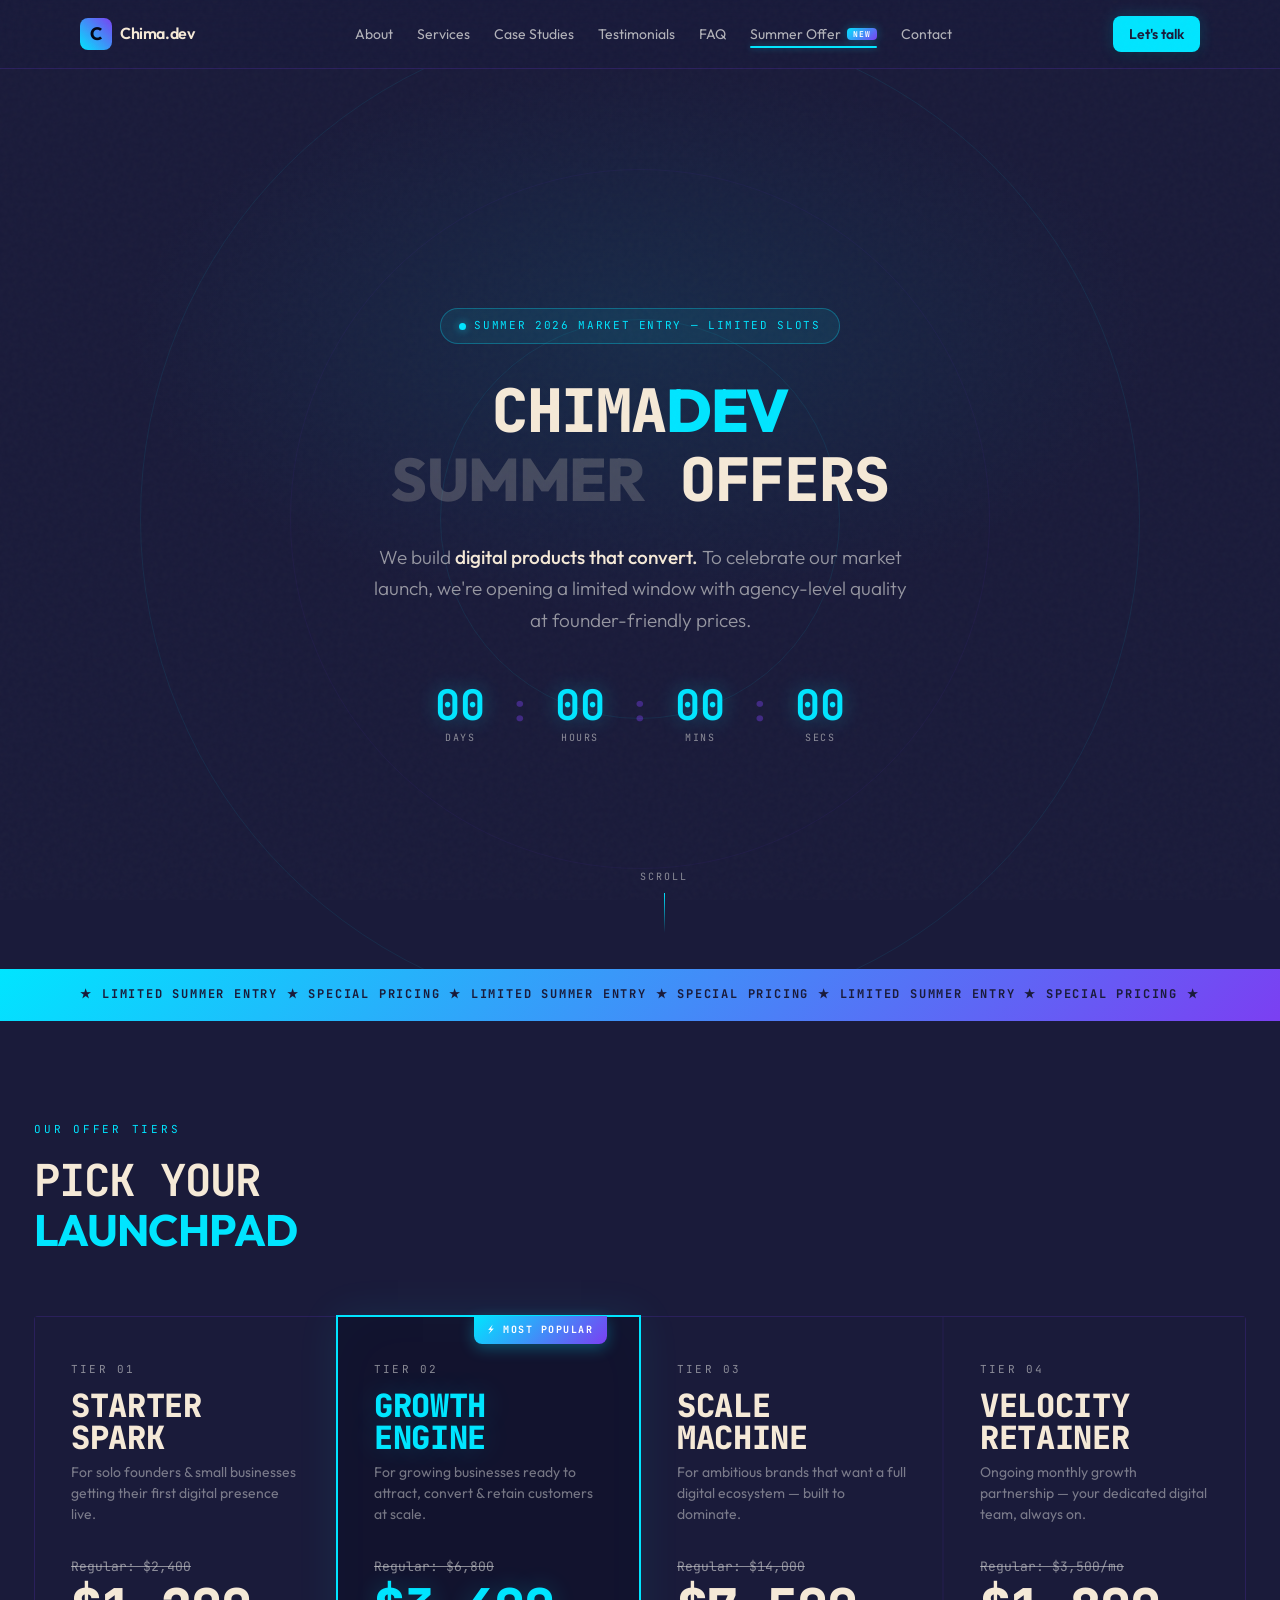
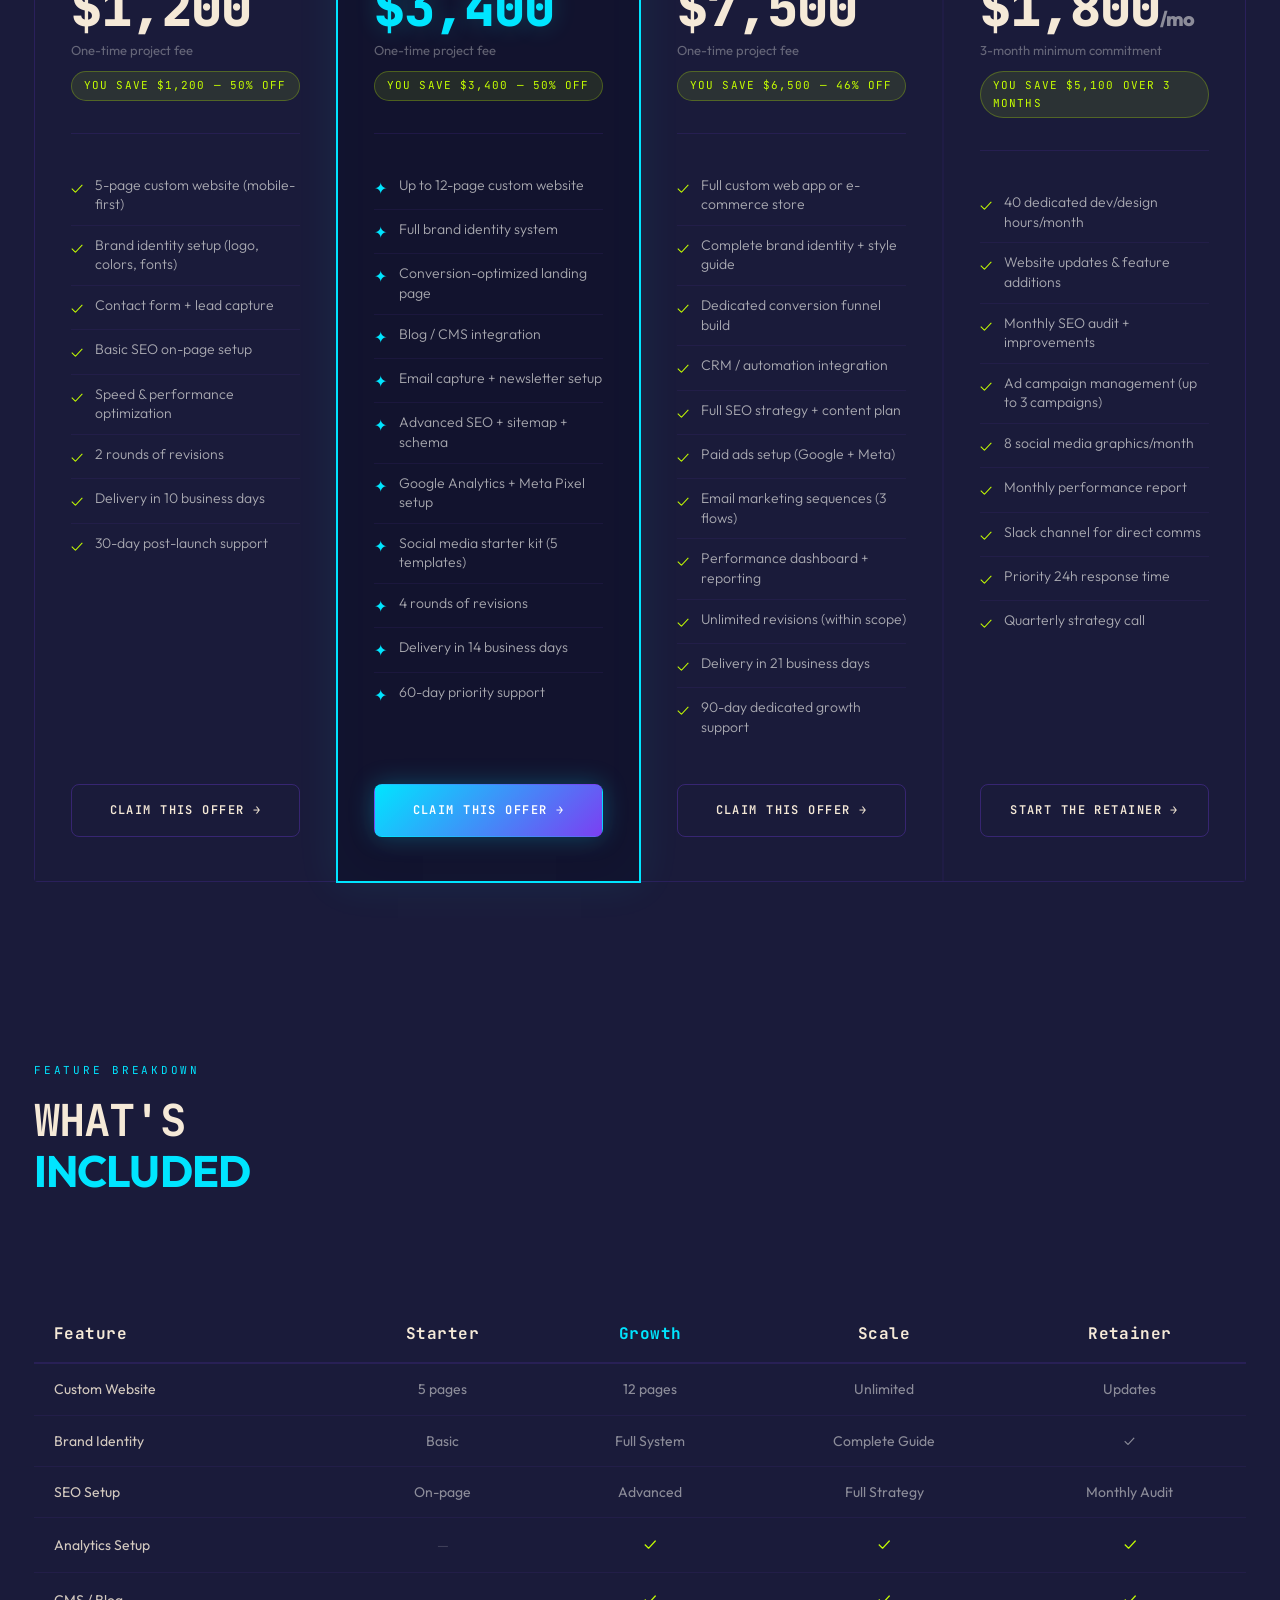
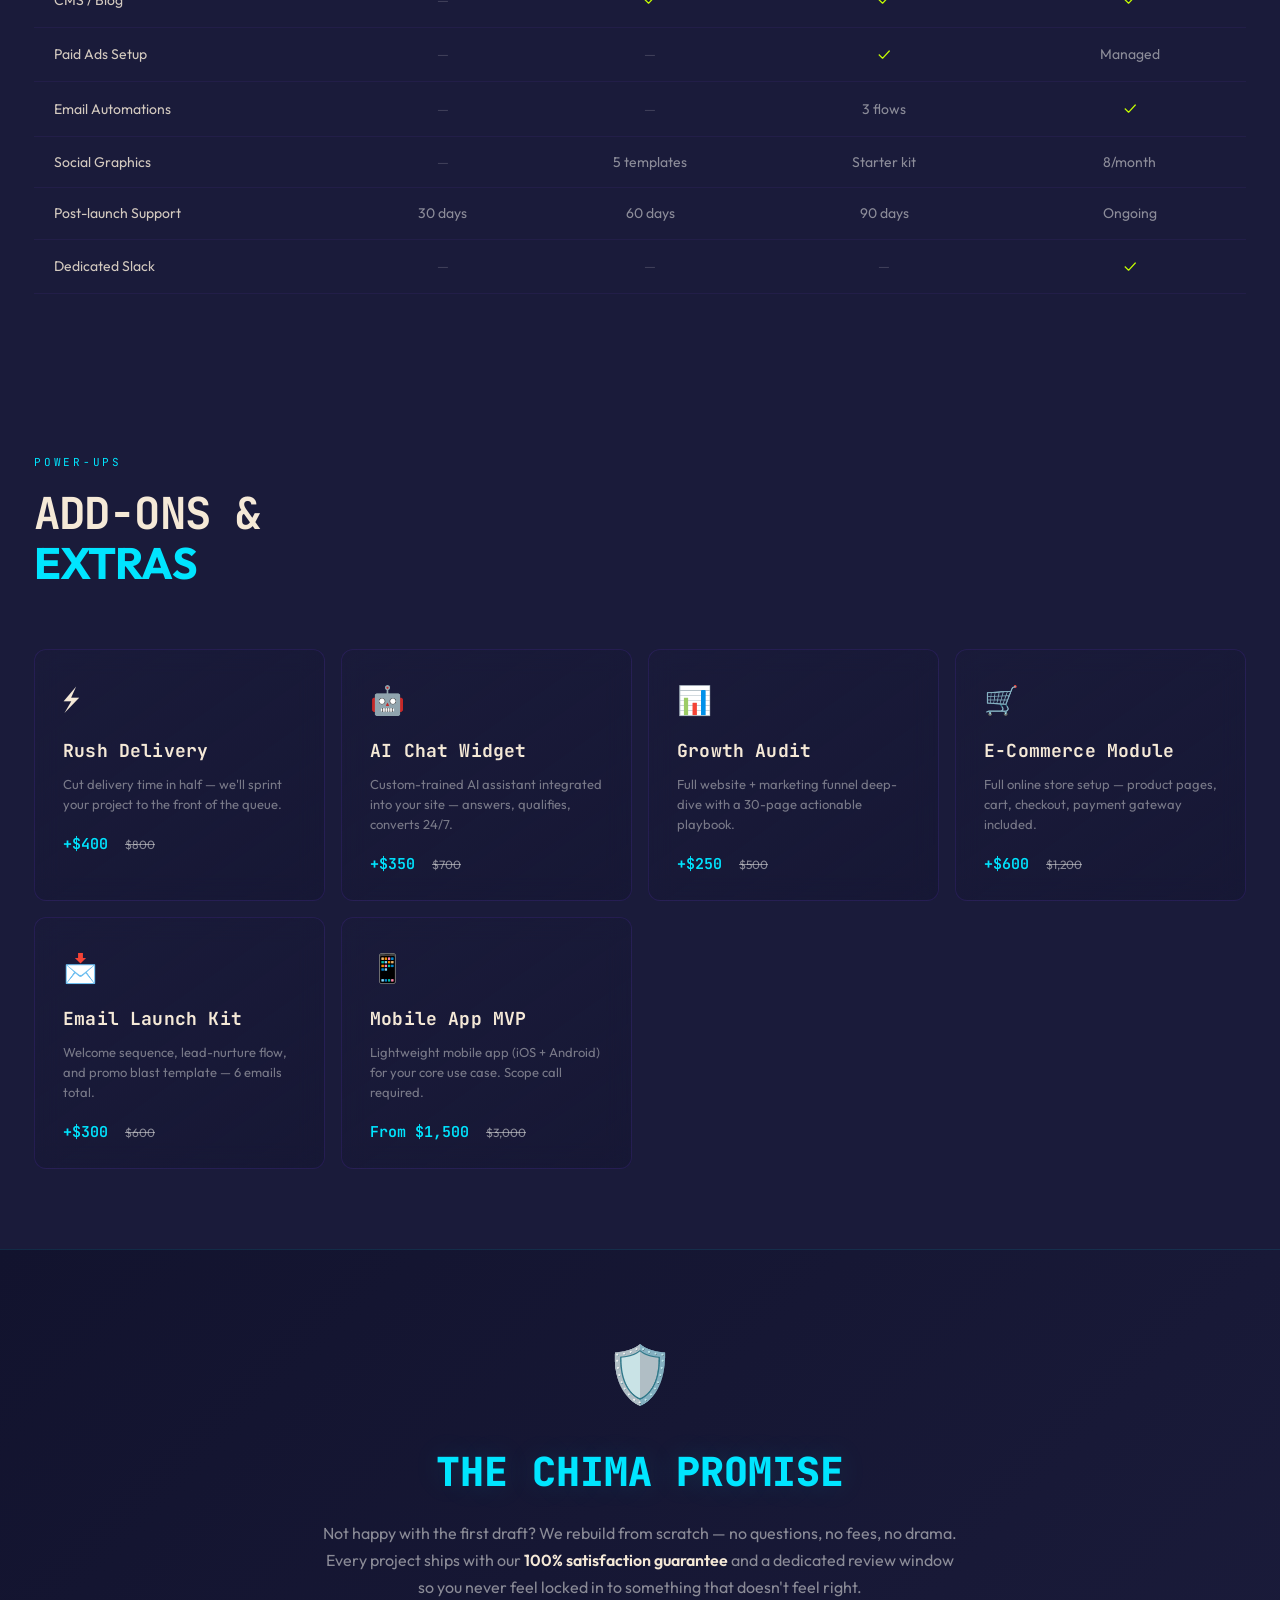
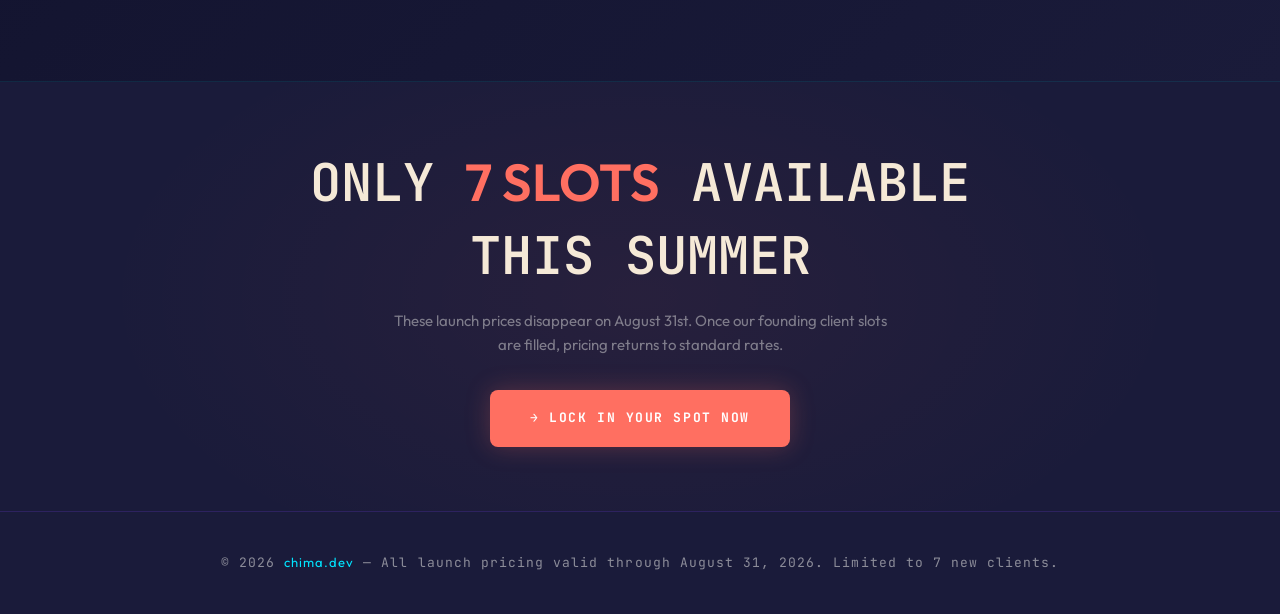
<file: summer-offer.html>
<!DOCTYPE html>
<html lang="en" class="dark">

<head>
  <meta charset="UTF-8" />
  <title>ChimaDev — Summer Launch Offer | Limited Packages</title>
  <meta name="viewport" content="width=device-width, initial-scale=1.0" />
  <meta name="description"
    content="Exclusive summer launch offer from ChimaDev — agency-level web development, branding, and AI automation at founder-friendly prices. Limited to 7 clients." />
  <link rel="canonical" href="https://chima.dev/summer-offer.html" />
  <script type="application/ld+json">
  {
    "@context": "https://schema.org",
    "@type": "Offer",
    "name": "ChimaDev Summer Launch Packages",
    "description": "Limited summer offer packages for web development, branding, and digital growth services.",
    "url": "https://chima.dev/summer-offer.html",
    "validFrom": "2026-06-01",
    "validThrough": "2026-08-31",
    "seller": {
      "@type": "Organization",
      "name": "ChimaDev",
      "url": "https://chima.dev"
    }
  }
  </script>
  <link rel="preconnect" href="https://fonts.googleapis.com">
  <link rel="preconnect" href="https://fonts.gstatic.com" crossorigin>
  <link href="https://fonts.googleapis.com/css2?family=JetBrains+Mono:ital,wght@0,100..800;1,100..800&family=Outfit:wght@100..900&display=swap" rel="stylesheet">
  <link rel="stylesheet" href="assets/css/style.css" />
  <link rel="stylesheet" href="assets/css/brand.css" />
  <link rel="stylesheet" href="assets/css/summer-offer.css" />
  <!-- SEO / Social Sharing -->
  <meta property="og:title" content="ChimaDev — Summer Launch Offer" />
  <meta property="og:description" content="Agency-level quality at founder-friendly prices. Limited to 7 clients this summer." />
  <meta property="og:type" content="website" />
  <meta property="og:url" content="https://chima.dev/summer-offer.html" />
  <meta name="twitter:card" content="summary_large_image" />
  <meta name="twitter:title" content="ChimaDev — Summer Launch Offer" />
  <!-- Favicon -->
  <link class="favicon" rel="icon"
    href="[data-uri]" />
</head>

<body class="bg-slate-950 text-slate-100 font-mono overflow-x-hidden so-noise">

  <!-- Navbar -->
  <header class="sticky top-0 z-30 bg-slate-950/80 backdrop-blur border-b border-slate-800 nav-scrolled">
    <div class="max-w-6xl mx-auto px-4 py-4 flex items-center justify-between">
      <a href="index.html" class="flex items-center gap-2">
        <div
          class="w-8 h-8 rounded-lg bg-gradient-to-tr from-cyan-400 to-emerald-400 flex items-center justify-center text-slate-950 font-bold text-lg">
          C
        </div>
        <span class="font-semibold tracking-tight text-slate-100">Chima.dev</span>
      </a>
      <nav class="hidden md:flex items-center gap-6 text-sm text-slate-300" aria-label="Primary">
        <a href="index.html#about" class="hover:text-cyan-400 transition">About</a>
        <a href="index.html#services" class="hover:text-cyan-400 transition">Services</a>
        <a href="index.html#case-studies" class="hover:text-cyan-400 transition">Case Studies</a>
        <a href="index.html#testimonials" class="hover:text-cyan-400 transition">Testimonials</a>
        <a href="index.html#faq" class="hover:text-cyan-400 transition">FAQ</a>
        <a href="summer-offer.html" class="hover:text-cyan-400 transition nav-summer-link nav-summer-active">
          Summer Offer
          <span class="nav-summer-badge">NEW</span>
        </a>
        <a href="index.html#contact" class="hover:text-cyan-400 transition">Contact</a>
      </nav>
      <!-- Mobile hamburger -->
      <div class="md:hidden flex items-center">
        <button id="mobile-nav-open" aria-controls="mobile-nav" aria-expanded="false" aria-label="Open menu"
          class="p-2 rounded-md text-slate-200 hover:bg-slate-800/60 focus:outline-none focus:ring-2 focus:ring-cyan-400">
          <svg width="22" height="22" viewBox="0 0 24 24" fill="none" stroke="currentColor" stroke-width="2"
            stroke-linecap="round" stroke-linejoin="round">
            <path d="M3 6h18M3 12h18M3 18h18"></path>
          </svg>
        </button>
      </div>
      <a href="https://www.cal.eu/chimadev" target="_blank" rel="noopener" aria-label="Book a call with Chima"
        class="hidden md:inline-flex items-center gap-2 px-4 py-2 rounded-full bg-cyan-400 text-slate-950 text-sm font-semibold hover:bg-cyan-300 transition">
        Let's talk
      </a>
    </div>
  </header>

  <!-- Mobile nav panel -->
  <div id="mobile-nav" class="fixed inset-0 z-50 hidden" aria-hidden="true">
    <div id="mobile-nav-overlay" class="absolute inset-0 bg-black/60 z-40" tabindex="-1"></div>
    <aside role="dialog" aria-modal="true" aria-labelledby="mobile-nav-title"
      class="absolute left-0 top-0 h-full w-full sm:w-72 max-w-full bg-slate-950 border-r border-slate-800 p-8 z-50">
      <div class="flex items-center justify-between mb-6">
        <h3 id="mobile-nav-title" class="text-lg font-semibold text-slate-100">Menu</h3>
        <button id="mobile-nav-close" aria-label="Close menu"
          class="p-2 rounded-md text-slate-200 hover:bg-slate-800/60 focus:outline-none focus:ring-2 focus:ring-cyan-400">
          <svg width="20" height="20" viewBox="0 0 24 24" fill="none" stroke="currentColor" stroke-width="2"
            stroke-linecap="round" stroke-linejoin="round">
            <path d="M6 6l12 12M6 18L18 6"></path>
          </svg>
        </button>
      </div>
      <nav class="flex flex-col gap-5" aria-label="Mobile primary">
        <a href="index.html#about" class="text-slate-200 text-base">About</a>
        <a href="index.html#services" class="text-slate-200 text-base">Services</a>
        <a href="index.html#case-studies" class="text-slate-200 text-base">Case Studies</a>
        <a href="index.html#testimonials" class="text-slate-200 text-base">Testimonials</a>
        <a href="index.html#faq" class="text-slate-200 text-base">FAQ</a>
        <a href="summer-offer.html" class="text-slate-200 text-base nav-summer-link" style="color: var(--neon-cyan) !important;">
          Summer Offer
          <span class="nav-summer-badge">NEW</span>
        </a>
        <a href="index.html#contact" class="text-slate-200 text-base">Contact</a>
        <hr class="border-t border-slate-800 my-2" />
        <a href="https://www.cal.eu/chimadev" target="_blank" rel="noopener"
          class="inline-flex items-center gap-2 px-4 py-2 rounded-full bg-cyan-400 text-slate-950 text-sm font-semibold hover:bg-cyan-300 transition w-max">
          Let's talk
        </a>
      </nav>
    </aside>
  </div>

  <!-- HERO -->
  <section class="so-hero">
    <div class="so-hero-bg"></div>
    <div class="so-hero-ring"></div>
    <div class="so-hero-ring"></div>
    <div class="so-hero-ring"></div>

    <div class="so-launch-badge">
      <div class="so-badge-dot"></div>
      Summer 2026 Market Entry — Limited Slots
    </div>

    <h1 class="so-hero-title">
      CHIMA<span class="so-accent">DEV</span><br>
      <span class="so-thin">SUMMER</span> OFFERS
    </h1>

    <p class="so-hero-sub">
      We build <strong>digital products that convert.</strong> To celebrate our market launch, we're opening a limited
      window with agency-level quality at founder-friendly prices.
    </p>

    <div class="so-countdown-strip">
      <div class="so-countdown-block">
        <div class="so-countdown-num" id="days">00</div>
        <div class="so-countdown-label">Days</div>
      </div>
      <div class="so-countdown-sep">:</div>
      <div class="so-countdown-block">
        <div class="so-countdown-num" id="hours">00</div>
        <div class="so-countdown-label">Hours</div>
      </div>
      <div class="so-countdown-sep">:</div>
      <div class="so-countdown-block">
        <div class="so-countdown-num" id="minutes">00</div>
        <div class="so-countdown-label">Mins</div>
      </div>
      <div class="so-countdown-sep">:</div>
      <div class="so-countdown-block">
        <div class="so-countdown-num" id="seconds">00</div>
        <div class="so-countdown-label">Secs</div>
      </div>
    </div>

    <div class="so-scroll-hint">
      <span>Scroll</span>
      <div class="so-scroll-arrow"></div>
    </div>
  </section>

  <!-- TICKER -->
  <div class="so-intro-strip"><div class="so-intro-strip-inner"></div></div>

  <!-- PACKAGES -->
  <section class="so-packages-section">
    <div class="so-section-label so-reveal">Our Offer Tiers</div>
    <h2 class="so-section-title so-reveal">PICK YOUR<br><span class="so-highlight">LAUNCHPAD</span></h2>

    <div class="so-packages-grid so-reveal">

      <!-- STARTER -->
      <div class="so-pkg">
        <div class="so-pkg-tier">Tier 01</div>
        <div class="so-pkg-name">STARTER SPARK</div>
        <div class="so-pkg-tagline">For solo founders & small businesses getting their first digital presence live.</div>
        <div class="so-pkg-pricing">
          <div class="so-pkg-original">Regular: $2,400</div>
          <div class="so-pkg-price">$1,200</div>
          <div class="so-pkg-price-note">One-time project fee</div>
          <div class="so-pkg-save">YOU SAVE $1,200 — 50% OFF</div>
        </div>
        <ul class="so-pkg-features">
          <li><span class="so-check">✓</span> 5-page custom website (mobile-first)</li>
          <li><span class="so-check">✓</span> Brand identity setup (logo, colors, fonts)</li>
          <li><span class="so-check">✓</span> Contact form + lead capture</li>
          <li><span class="so-check">✓</span> Basic SEO on-page setup</li>
          <li><span class="so-check">✓</span> Speed & performance optimization</li>
          <li><span class="so-check">✓</span> 2 rounds of revisions</li>
          <li><span class="so-check">✓</span> Delivery in 10 business days</li>
          <li><span class="so-check">✓</span> 30-day post-launch support</li>
        </ul>
        <button class="so-pkg-cta" data-action="claim">Claim This Offer →</button>
      </div>

      <!-- GROWTH (FEATURED) -->
      <div class="so-pkg so-featured">
        <div class="so-featured-flag">⚡ Most Popular</div>
        <div class="so-pkg-tier">Tier 02</div>
        <div class="so-pkg-name">GROWTH ENGINE</div>
        <div class="so-pkg-tagline">For growing businesses ready to attract, convert & retain customers at scale.</div>
        <div class="so-pkg-pricing">
          <div class="so-pkg-original">Regular: $6,800</div>
          <div class="so-pkg-price">$3,400</div>
          <div class="so-pkg-price-note">One-time project fee</div>
          <div class="so-pkg-save">YOU SAVE $3,400 — 50% OFF</div>
        </div>
        <ul class="so-pkg-features">
          <li><span class="so-check so-cyan">✦</span> Up to 12-page custom website</li>
          <li><span class="so-check so-cyan">✦</span> Full brand identity system</li>
          <li><span class="so-check so-cyan">✦</span> Conversion-optimized landing page</li>
          <li><span class="so-check so-cyan">✦</span> Blog / CMS integration</li>
          <li><span class="so-check so-cyan">✦</span> Email capture + newsletter setup</li>
          <li><span class="so-check so-cyan">✦</span> Advanced SEO + sitemap + schema</li>
          <li><span class="so-check so-cyan">✦</span> Google Analytics + Meta Pixel setup</li>
          <li><span class="so-check so-cyan">✦</span> Social media starter kit (5 templates)</li>
          <li><span class="so-check so-cyan">✦</span> 4 rounds of revisions</li>
          <li><span class="so-check so-cyan">✦</span> Delivery in 14 business days</li>
          <li><span class="so-check so-cyan">✦</span> 60-day priority support</li>
        </ul>
        <button class="so-pkg-cta" data-action="claim">Claim This Offer →</button>
      </div>

      <!-- SCALE -->
      <div class="so-pkg">
        <div class="so-pkg-tier">Tier 03</div>
        <div class="so-pkg-name">SCALE MACHINE</div>
        <div class="so-pkg-tagline">For ambitious brands that want a full digital ecosystem — built to dominate.</div>
        <div class="so-pkg-pricing">
          <div class="so-pkg-original">Regular: $14,000</div>
          <div class="so-pkg-price">$7,500</div>
          <div class="so-pkg-price-note">One-time project fee</div>
          <div class="so-pkg-save">YOU SAVE $6,500 — 46% OFF</div>
        </div>
        <ul class="so-pkg-features">
          <li><span class="so-check">✓</span> Full custom web app or e-commerce store</li>
          <li><span class="so-check">✓</span> Complete brand identity + style guide</li>
          <li><span class="so-check">✓</span> Dedicated conversion funnel build</li>
          <li><span class="so-check">✓</span> CRM / automation integration</li>
          <li><span class="so-check">✓</span> Full SEO strategy + content plan</li>
          <li><span class="so-check">✓</span> Paid ads setup (Google + Meta)</li>
          <li><span class="so-check">✓</span> Email marketing sequences (3 flows)</li>
          <li><span class="so-check">✓</span> Performance dashboard + reporting</li>
          <li><span class="so-check">✓</span> Unlimited revisions (within scope)</li>
          <li><span class="so-check">✓</span> Delivery in 21 business days</li>
          <li><span class="so-check">✓</span> 90-day dedicated growth support</li>
        </ul>
        <button class="so-pkg-cta" data-action="claim">Claim This Offer →</button>
      </div>

      <!-- RETAINER -->
      <div class="so-pkg">
        <div class="so-pkg-tier">Tier 04</div>
        <div class="so-pkg-name">VELOCITY RETAINER</div>
        <div class="so-pkg-tagline">Ongoing monthly growth partnership — your dedicated digital team, always on.</div>
        <div class="so-pkg-pricing">
          <div class="so-pkg-original">Regular: $3,500/mo</div>
          <div class="so-pkg-price">$1,800<span style="font-size:20px; color: var(--text-muted)">/mo</span></div>
          <div class="so-pkg-price-note">3-month minimum commitment</div>
          <div class="so-pkg-save">YOU SAVE $5,100 OVER 3 MONTHS</div>
        </div>
        <ul class="so-pkg-features">
          <li><span class="so-check">✓</span> 40 dedicated dev/design hours/month</li>
          <li><span class="so-check">✓</span> Website updates & feature additions</li>
          <li><span class="so-check">✓</span> Monthly SEO audit + improvements</li>
          <li><span class="so-check">✓</span> Ad campaign management (up to 3 campaigns)</li>
          <li><span class="so-check">✓</span> 8 social media graphics/month</li>
          <li><span class="so-check">✓</span> Monthly performance report</li>
          <li><span class="so-check">✓</span> Slack channel for direct comms</li>
          <li><span class="so-check">✓</span> Priority 24h response time</li>
          <li><span class="so-check">✓</span> Quarterly strategy call</li>
        </ul>
        <button class="so-pkg-cta" data-action="retainer">Start the Retainer →</button>
      </div>

    </div>
  </section>

  <!-- COMPARISON TABLE -->
  <section class="so-compare-section">
    <div class="so-section-label so-reveal">Feature Breakdown</div>
    <h2 class="so-section-title so-reveal">WHAT'S<br><span class="so-highlight">INCLUDED</span></h2>

    <div class="so-compare-table-wrap so-reveal">
    <table class="so-compare-table">
      <thead>
        <tr>
          <th style="text-align:left">Feature</th>
          <th>Starter</th>
          <th class="so-cyan-col">Growth</th>
          <th>Scale</th>
          <th>Retainer</th>
        </tr>
      </thead>
      <tbody>
        <tr><td>Custom Website</td><td>5 pages</td><td class="so-cyan-col">12 pages</td><td>Unlimited</td><td>Updates</td></tr>
        <tr><td>Brand Identity</td><td>Basic</td><td class="so-cyan-col">Full System</td><td>Complete Guide</td><td>✓</td></tr>
        <tr><td>SEO Setup</td><td>On-page</td><td class="so-cyan-col">Advanced</td><td>Full Strategy</td><td>Monthly Audit</td></tr>
        <tr><td>Analytics Setup</td><td><span class="so-cross">—</span></td><td class="so-cyan-col"><span class="so-tick">✓</span></td><td><span class="so-tick">✓</span></td><td><span class="so-tick">✓</span></td></tr>
        <tr><td>CMS / Blog</td><td><span class="so-cross">—</span></td><td class="so-cyan-col"><span class="so-tick">✓</span></td><td><span class="so-tick">✓</span></td><td><span class="so-tick">✓</span></td></tr>
        <tr><td>Paid Ads Setup</td><td><span class="so-cross">—</span></td><td class="so-cyan-col"><span class="so-cross">—</span></td><td><span class="so-tick">✓</span></td><td>Managed</td></tr>
        <tr><td>Email Automations</td><td><span class="so-cross">—</span></td><td class="so-cyan-col"><span class="so-cross">—</span></td><td>3 flows</td><td><span class="so-tick">✓</span></td></tr>
        <tr><td>Social Graphics</td><td><span class="so-cross">—</span></td><td class="so-cyan-col">5 templates</td><td>Starter kit</td><td>8/month</td></tr>
        <tr><td>Post-launch Support</td><td>30 days</td><td class="so-cyan-col">60 days</td><td>90 days</td><td>Ongoing</td></tr>
        <tr><td>Dedicated Slack</td><td><span class="so-cross">—</span></td><td class="so-cyan-col"><span class="so-cross">—</span></td><td><span class="so-cross">—</span></td><td><span class="so-tick">✓</span></td></tr>
      </tbody>
    </table>
  </section>

  <!-- ADD-ONS -->
  <section class="so-addons-section">
    <div class="so-section-label so-reveal">Power-Ups</div>
    <h2 class="so-section-title so-reveal">ADD-ONS &<br><span class="so-highlight">EXTRAS</span></h2>

    <div class="so-addons-grid so-reveal">
      <div class="so-addon-card">
        <div class="so-addon-icon">⚡</div>
        <div class="so-addon-name">Rush Delivery</div>
        <div class="so-addon-desc">Cut delivery time in half — we'll sprint your project to the front of the queue.</div>
        <div class="so-addon-price">+$400 <span class="so-addon-original">$800</span></div>
      </div>
      <div class="so-addon-card">
        <div class="so-addon-icon">🤖</div>
        <div class="so-addon-name">AI Chat Widget</div>
        <div class="so-addon-desc">Custom-trained AI assistant integrated into your site — answers, qualifies, converts 24/7.</div>
        <div class="so-addon-price">+$350 <span class="so-addon-original">$700</span></div>
      </div>
      <div class="so-addon-card">
        <div class="so-addon-icon">📊</div>
        <div class="so-addon-name">Growth Audit</div>
        <div class="so-addon-desc">Full website + marketing funnel deep-dive with a 30-page actionable playbook.</div>
        <div class="so-addon-price">+$250 <span class="so-addon-original">$500</span></div>
      </div>
      <div class="so-addon-card">
        <div class="so-addon-icon">🛒</div>
        <div class="so-addon-name">E-Commerce Module</div>
        <div class="so-addon-desc">Full online store setup — product pages, cart, checkout, payment gateway included.</div>
        <div class="so-addon-price">+$600 <span class="so-addon-original">$1,200</span></div>
      </div>
      <div class="so-addon-card">
        <div class="so-addon-icon">📩</div>
        <div class="so-addon-name">Email Launch Kit</div>
        <div class="so-addon-desc">Welcome sequence, lead-nurture flow, and promo blast template — 6 emails total.</div>
        <div class="so-addon-price">+$300 <span class="so-addon-original">$600</span></div>
      </div>
      <div class="so-addon-card">
        <div class="so-addon-icon">📱</div>
        <div class="so-addon-name">Mobile App MVP</div>
        <div class="so-addon-desc">Lightweight mobile app (iOS + Android) for your core use case. Scope call required.</div>
        <div class="so-addon-price">From $1,500 <span class="so-addon-original">$3,000</span></div>
      </div>
    </div>
  </section>

  <!-- GUARANTEE -->
  <section class="so-guarantee-section">
    <div class="so-guarantee-inner so-reveal">
      <div class="so-guarantee-icon">🛡️</div>
      <div class="so-guarantee-title">THE CHIMA PROMISE</div>
      <p class="so-guarantee-text">
        Not happy with the first draft? We rebuild from scratch — no questions, no fees, no drama.
        Every project ships with our <strong>100% satisfaction guarantee</strong> and a dedicated review window so you never feel locked in to something that doesn't feel right.
      </p>
    </div>
  </section>

  <!-- URGENCY -->
  <section class="so-urgency-bar">
    <h3 class="so-urgency-title so-reveal">ONLY <span>7 SLOTS</span> AVAILABLE<br>THIS SUMMER</h3>
    <p class="so-urgency-text so-reveal">These launch prices disappear on August 31st. Once our founding client slots are filled, pricing returns to standard rates.</p>
    <a href="mailto:dayo@chimadev.com?subject=ChimaDev Summer Offer Inquiry" class="so-urgency-cta so-reveal">→ Lock In Your Spot Now</a>
  </section>

  <!-- FOOTER -->
  <footer class="so-footer">
    <p>© 2026 <a href="https://chima.dev">chima.dev</a> — All launch pricing valid through August 31, 2026. Limited to 7 new clients.</p>
  </footer>

  <script>
    // ═══════════════════════════════════
    // COUNTDOWN to August 31, 2026
    // ═══════════════════════════════════
    function updateCountdown() {
      const target = new Date('2026-08-31T23:59:59');
      const now = new Date();
      const diff = target - now;

      if (diff <= 0) {
        document.getElementById('days').textContent = '00';
        document.getElementById('hours').textContent = '00';
        document.getElementById('minutes').textContent = '00';
        document.getElementById('seconds').textContent = '00';
        return;
      }

      const days = Math.floor(diff / (1000 * 60 * 60 * 24));
      const hours = Math.floor((diff % (1000 * 60 * 60 * 24)) / (1000 * 60 * 60));
      const mins = Math.floor((diff % (1000 * 60 * 60)) / (1000 * 60));
      const secs = Math.floor((diff % (1000 * 60)) / 1000);

      document.getElementById('days').textContent = String(days).padStart(2, '0');
      document.getElementById('hours').textContent = String(hours).padStart(2, '0');
      document.getElementById('minutes').textContent = String(mins).padStart(2, '0');
      document.getElementById('seconds').textContent = String(secs).padStart(2, '0');
    }

    setInterval(updateCountdown, 1000);
    updateCountdown();

    // ═══════════════════════════════════
    // SCROLL REVEAL
    // ═══════════════════════════════════
    const reveals = document.querySelectorAll('.so-reveal');
    const observer = new IntersectionObserver((entries) => {
      entries.forEach(entry => {
        if (entry.isIntersecting) {
          entry.target.classList.add('so-visible');
        }
      });
    }, { threshold: 0.1 });

    reveals.forEach(el => observer.observe(el));

    // ═══════════════════════════════════
    // CTA BUTTONS
    // ═══════════════════════════════════
    document.querySelectorAll('.so-pkg-cta, .so-urgency-cta').forEach(btn => {
      btn.addEventListener('click', (e) => {
        e.preventDefault();
        window.location.href = 'mailto:dayo@chimadev.com?subject=ChimaDev Summer Offer Inquiry';
      });
    });

    // ═══════════════════════════════════
    // MOBILE NAV (self-contained for this page)
    // ═══════════════════════════════════
    const mobileNav = document.getElementById('mobile-nav');
    const mobileNavOpen = document.getElementById('mobile-nav-open');
    const mobileNavClose = document.getElementById('mobile-nav-close');
    const mobileNavOverlay = document.getElementById('mobile-nav-overlay');

    function openMobileNav() {
      mobileNav.classList.remove('hidden');
      mobileNav.setAttribute('aria-hidden', 'false');
      mobileNavOpen.setAttribute('aria-expanded', 'true');
      document.body.style.overflow = 'hidden';
    }

    function closeMobileNav() {
      mobileNav.classList.add('hidden');
      mobileNav.setAttribute('aria-hidden', 'true');
      mobileNavOpen.setAttribute('aria-expanded', 'false');
      document.body.style.overflow = '';
    }

    if (mobileNavOpen) mobileNavOpen.addEventListener('click', openMobileNav);
    if (mobileNavClose) mobileNavClose.addEventListener('click', closeMobileNav);
    if (mobileNavOverlay) mobileNavOverlay.addEventListener('click', closeMobileNav);

    // Close mobile nav when clicking a link
    mobileNav.querySelectorAll('nav a').forEach(link => {
      link.addEventListener('click', closeMobileNav);
    });
  </script>
</body>

</html>
</file>
<file: assets/css/style.css>
*,:after,:before{--tw-border-spacing-x:0;--tw-border-spacing-y:0;--tw-translate-x:0;--tw-translate-y:0;--tw-rotate:0;--tw-skew-x:0;--tw-skew-y:0;--tw-scale-x:1;--tw-scale-y:1;--tw-pan-x: ;--tw-pan-y: ;--tw-pinch-zoom: ;--tw-scroll-snap-strictness:proximity;--tw-gradient-from-position: ;--tw-gradient-via-position: ;--tw-gradient-to-position: ;--tw-ordinal: ;--tw-slashed-zero: ;--tw-numeric-figure: ;--tw-numeric-spacing: ;--tw-numeric-fraction: ;--tw-ring-inset: ;--tw-ring-offset-width:0px;--tw-ring-offset-color:#fff;--tw-ring-color:rgba(59,130,246,.5);--tw-ring-offset-shadow:0 0 #0000;--tw-ring-shadow:0 0 #0000;--tw-shadow:0 0 #0000;--tw-shadow-colored:0 0 #0000;--tw-blur: ;--tw-brightness: ;--tw-contrast: ;--tw-grayscale: ;--tw-hue-rotate: ;--tw-invert: ;--tw-saturate: ;--tw-sepia: ;--tw-drop-shadow: ;--tw-backdrop-blur: ;--tw-backdrop-brightness: ;--tw-backdrop-contrast: ;--tw-backdrop-grayscale: ;--tw-backdrop-hue-rotate: ;--tw-backdrop-invert: ;--tw-backdrop-opacity: ;--tw-backdrop-saturate: ;--tw-backdrop-sepia: ;--tw-contain-size: ;--tw-contain-layout: ;--tw-contain-paint: ;--tw-contain-style: }::backdrop{--tw-border-spacing-x:0;--tw-border-spacing-y:0;--tw-translate-x:0;--tw-translate-y:0;--tw-rotate:0;--tw-skew-x:0;--tw-skew-y:0;--tw-scale-x:1;--tw-scale-y:1;--tw-pan-x: ;--tw-pan-y: ;--tw-pinch-zoom: ;--tw-scroll-snap-strictness:proximity;--tw-gradient-from-position: ;--tw-gradient-via-position: ;--tw-gradient-to-position: ;--tw-ordinal: ;--tw-slashed-zero: ;--tw-numeric-figure: ;--tw-numeric-spacing: ;--tw-numeric-fraction: ;--tw-ring-inset: ;--tw-ring-offset-width:0px;--tw-ring-offset-color:#fff;--tw-ring-color:rgba(59,130,246,.5);--tw-ring-offset-shadow:0 0 #0000;--tw-ring-shadow:0 0 #0000;--tw-shadow:0 0 #0000;--tw-shadow-colored:0 0 #0000;--tw-blur: ;--tw-brightness: ;--tw-contrast: ;--tw-grayscale: ;--tw-hue-rotate: ;--tw-invert: ;--tw-saturate: ;--tw-sepia: ;--tw-drop-shadow: ;--tw-backdrop-blur: ;--tw-backdrop-brightness: ;--tw-backdrop-contrast: ;--tw-backdrop-grayscale: ;--tw-backdrop-hue-rotate: ;--tw-backdrop-invert: ;--tw-backdrop-opacity: ;--tw-backdrop-saturate: ;--tw-backdrop-sepia: ;--tw-contain-size: ;--tw-contain-layout: ;--tw-contain-paint: ;--tw-contain-style: }/*! tailwindcss v3.4.17 | MIT License | https://tailwindcss.com*/*,:after,:before{border:0 solid #e5e7eb;box-sizing:border-box}:after,:before{--tw-content:""}:host,html{line-height:1.5;-webkit-text-size-adjust:100%;font-family:ui-sans-serif,system-ui,sans-serif,Apple Color Emoji,Segoe UI Emoji,Segoe UI Symbol,Noto Color Emoji;font-feature-settings:normal;font-variation-settings:normal;-moz-tab-size:4;-o-tab-size:4;tab-size:4;-webkit-tap-highlight-color:transparent}body{line-height:inherit;margin:0}hr{border-top-width:1px;color:inherit;height:0}abbr:where([title]){-webkit-text-decoration:underline dotted;text-decoration:underline dotted}h1,h2,h3,h4,h5,h6{font-size:inherit;font-weight:inherit}a{color:inherit;text-decoration:inherit}b,strong{font-weight:bolder}code,kbd,pre,samp{font-family:ui-monospace,SFMono-Regular,Menlo,Monaco,Consolas,Liberation Mono,Courier New,monospace;font-feature-settings:normal;font-size:1em;font-variation-settings:normal}small{font-size:80%}sub,sup{font-size:75%;line-height:0;position:relative;vertical-align:baseline}sub{bottom:-.25em}sup{top:-.5em}table{border-collapse:collapse;border-color:inherit;text-indent:0}button,input,optgroup,select,textarea{color:inherit;font-family:inherit;font-feature-settings:inherit;font-size:100%;font-variation-settings:inherit;font-weight:inherit;letter-spacing:inherit;line-height:inherit;margin:0;padding:0}button,select{text-transform:none}button,input:where([type=button]),input:where([type=reset]),input:where([type=submit]){-webkit-appearance:button;background-color:transparent;background-image:none}:-moz-focusring{outline:auto}:-moz-ui-invalid{box-shadow:none}progress{vertical-align:baseline}::-webkit-inner-spin-button,::-webkit-outer-spin-button{height:auto}[type=search]{-webkit-appearance:textfield;outline-offset:-2px}::-webkit-search-decoration{-webkit-appearance:none}::-webkit-file-upload-button{-webkit-appearance:button;font:inherit}summary{display:list-item}blockquote,dd,dl,figure,h1,h2,h3,h4,h5,h6,hr,p,pre{margin:0}fieldset{margin:0}fieldset,legend{padding:0}menu,ol,ul{list-style:none;margin:0;padding:0}dialog{padding:0}textarea{resize:vertical}input::-moz-placeholder,textarea::-moz-placeholder{color:#9ca3af;opacity:1}input::placeholder,textarea::placeholder{color:#9ca3af;opacity:1}[role=button],button{cursor:pointer}:disabled{cursor:default}audio,canvas,embed,iframe,img,object,svg,video{display:block;vertical-align:middle}img,video{height:auto;max-width:100%}[hidden]:where(:not([hidden=until-found])){display:none}.pointer-events-none{pointer-events:none}.fixed{position:fixed}.absolute{position:absolute}.relative{position:relative}.sticky{position:sticky}.inset-0{inset:0}.-bottom-10{bottom:-2.5rem}.-left-6{left:-1.5rem}.-right-6{right:-1.5rem}.-top-10{top:-2.5rem}.bottom-6{bottom:1.5rem}.left-0{left:0}.right-6{right:1.5rem}.top-0{top:0}.top-1\/2{top:50%}.z-30{z-index:30}.z-50{z-index:50}.mx-auto{margin-left:auto;margin-right:auto}.mb-1{margin-bottom:.25rem}.mb-10{margin-bottom:2.5rem}.mb-12{margin-bottom:3rem}.mb-2{margin-bottom:.5rem}.mb-3{margin-bottom:.75rem}.mb-4{margin-bottom:1rem}.mb-6{margin-bottom:1.5rem}.mt-1{margin-top:.25rem}.mt-2{margin-top:.5rem}.mt-3{margin-top:.75rem}.mt-4{margin-top:1rem}.mt-6{margin-top:1.5rem}.block{display:block}.flex{display:flex}.inline-flex{display:inline-flex}.grid{display:grid}.hidden{display:none}.h-0\.5{height:.125rem}.h-1{height:.25rem}.h-1\.5{height:.375rem}.h-10{height:2.5rem}.h-12{height:3rem}.h-14{height:3.5rem}.h-2{height:.5rem}.h-40{height:10rem}.h-6{height:1.5rem}.h-8{height:2rem}.h-\[480px\]{height:480px}.h-full{height:100%}.w-1\.5{width:.375rem}.w-1\/3{width:33.333333%}.w-10{width:2.5rem}.w-12{width:3rem}.w-14{width:3.5rem}.w-2{width:.5rem}.w-40{width:10rem}.w-6{width:1.5rem}.w-8{width:2rem}.w-80{width:20rem}.w-full{width:100%}.max-w-2xl{max-width:42rem}.max-w-4xl{max-width:56rem}.max-w-6xl{max-width:72rem}.max-w-\[80\%\]{max-width:80%}.max-w-xl{max-width:36rem}.flex-1{flex:1 1 0%}.-translate-y-1\/2{--tw-translate-y:-50%}.-translate-y-1\/2,.scale-110{transform:translate(var(--tw-translate-x),var(--tw-translate-y)) rotate(var(--tw-rotate)) skewX(var(--tw-skew-x)) skewY(var(--tw-skew-y)) scaleX(var(--tw-scale-x)) scaleY(var(--tw-scale-y))}.scale-110{--tw-scale-x:1.1;--tw-scale-y:1.1}@keyframes pulse{50%{opacity:.5}}.animate-pulse{animation:pulse 2s cubic-bezier(.4,0,.6,1) infinite}.cursor-pointer{cursor:pointer}.appearance-none{-webkit-appearance:none;-moz-appearance:none;appearance:none}.grid-cols-1{grid-template-columns:repeat(1,minmax(0,1fr))}.grid-cols-2{grid-template-columns:repeat(2,minmax(0,1fr))}.flex-col{flex-direction:column}.flex-wrap{flex-wrap:wrap}.items-start{align-items:flex-start}.items-center{align-items:center}.justify-center{justify-content:center}.justify-between{justify-content:space-between}.gap-1\.5{gap:.375rem}.gap-10{gap:2.5rem}.gap-12{gap:3rem}.gap-2{gap:.5rem}.gap-3{gap:.75rem}.gap-4{gap:1rem}.gap-6{gap:1.5rem}.gap-8{gap:2rem}.space-y-1>:not([hidden])~:not([hidden]){--tw-space-y-reverse:0;margin-bottom:calc(.25rem*var(--tw-space-y-reverse));margin-top:calc(.25rem*(1 - var(--tw-space-y-reverse)))}.space-y-2>:not([hidden])~:not([hidden]){--tw-space-y-reverse:0;margin-bottom:calc(.5rem*var(--tw-space-y-reverse));margin-top:calc(.5rem*(1 - var(--tw-space-y-reverse)))}.space-y-3>:not([hidden])~:not([hidden]){--tw-space-y-reverse:0;margin-bottom:calc(.75rem*var(--tw-space-y-reverse));margin-top:calc(.75rem*(1 - var(--tw-space-y-reverse)))}.space-y-4>:not([hidden])~:not([hidden]){--tw-space-y-reverse:0;margin-bottom:calc(1rem*var(--tw-space-y-reverse));margin-top:calc(1rem*(1 - var(--tw-space-y-reverse)))}.space-y-8>:not([hidden])~:not([hidden]){--tw-space-y-reverse:0;margin-bottom:calc(2rem*var(--tw-space-y-reverse));margin-top:calc(2rem*(1 - var(--tw-space-y-reverse)))}.overflow-hidden{overflow:hidden}.overflow-y-auto{overflow-y:auto}.rounded-2xl{border-radius:1rem}.rounded-3xl{border-radius:1.5rem}.rounded-full{border-radius:9999px}.rounded-lg{border-radius:.5rem}.rounded-xl{border-radius:.75rem}.border{border-width:1px}.border-b{border-bottom-width:1px}.border-t{border-top-width:1px}.border-dashed{border-style:dashed}.border-cyan-400\/40{border-color:rgba(34,211,238,.4)}.border-slate-700{--tw-border-opacity:1;border-color:rgb(51 65 85/var(--tw-border-opacity,1))}.border-slate-800{--tw-border-opacity:1;border-color:rgb(30 41 59/var(--tw-border-opacity,1))}.bg-blue-400{--tw-bg-opacity:1;background-color:rgb(96 165 250/var(--tw-bg-opacity,1))}.bg-cyan-400{--tw-bg-opacity:1;background-color:rgb(34 211 238/var(--tw-bg-opacity,1))}.bg-cyan-400\/10{background-color:rgba(34,211,238,.1)}.bg-cyan-400\/20{background-color:rgba(34,211,238,.2)}.bg-emerald-400{--tw-bg-opacity:1;background-color:rgb(52 211 153/var(--tw-bg-opacity,1))}.bg-emerald-400\/10{background-color:rgba(52,211,153,.1)}.bg-emerald-400\/20{background-color:rgba(52,211,153,.2)}.bg-emerald-500{--tw-bg-opacity:1;background-color:rgb(16 185 129/var(--tw-bg-opacity,1))}.bg-rose-400{--tw-bg-opacity:1;background-color:rgb(251 113 133/var(--tw-bg-opacity,1))}.bg-rose-400\/10{background-color:rgba(251,113,133,.1)}.bg-sky-400\/10{background-color:rgba(56,189,248,.1)}.bg-slate-400\/10{background-color:rgba(148,163,184,.1)}.bg-slate-800{--tw-bg-opacity:1;background-color:rgb(30 41 59/var(--tw-bg-opacity,1))}.bg-slate-900{--tw-bg-opacity:1;background-color:rgb(15 23 42/var(--tw-bg-opacity,1))}.bg-slate-900\/40{background-color:rgba(15,23,42,.4)}.bg-slate-900\/60{background-color:rgba(15,23,42,.6)}.bg-slate-950{--tw-bg-opacity:1;background-color:rgb(2 6 23/var(--tw-bg-opacity,1))}.bg-slate-950\/80{background-color:rgba(2,6,23,.8)}.bg-violet-400\/10{background-color:rgba(167,139,250,.1)}.bg-\[radial-gradient\(circle_at_top\2c _rgba\(34\2c 211\2c 238\2c 0\.18\)\2c _transparent_55\%\)\2c radial-gradient\(circle_at_bottom\2c _rgba\(52\2c 211\2c 153\2c 0\.18\)\2c _transparent_55\%\)\]{background-image:radial-gradient(circle at top,rgba(34,211,238,.18),transparent 55%),radial-gradient(circle at bottom,rgba(52,211,153,.18),transparent 55%)}.bg-gradient-to-r{background-image:linear-gradient(to right,var(--tw-gradient-stops))}.bg-gradient-to-tr{background-image:linear-gradient(to top right,var(--tw-gradient-stops))}.from-cyan-400{--tw-gradient-from:#22d3ee var(--tw-gradient-from-position);--tw-gradient-to:rgba(34,211,238,0) var(--tw-gradient-to-position);--tw-gradient-stops:var(--tw-gradient-from),var(--tw-gradient-to)}.from-cyan-400\/0{--tw-gradient-from:rgba(34,211,238,0) var(--tw-gradient-from-position);--tw-gradient-to:rgba(34,211,238,0) var(--tw-gradient-to-position);--tw-gradient-stops:var(--tw-gradient-from),var(--tw-gradient-to)}.via-cyan-400\/20{--tw-gradient-to:rgba(34,211,238,0) var(--tw-gradient-to-position);--tw-gradient-stops:var(--tw-gradient-from),rgba(34,211,238,.2) var(--tw-gradient-via-position),var(--tw-gradient-to)}.to-cyan-400\/0{--tw-gradient-to:rgba(34,211,238,0) var(--tw-gradient-to-position)}.to-emerald-400{--tw-gradient-to:#34d399 var(--tw-gradient-to-position)}.p-3{padding:.75rem}.p-4{padding:1rem}.p-5{padding:1.25rem}.p-6{padding:1.5rem}.p-8{padding:2rem}.px-3{padding-left:.75rem;padding-right:.75rem}.px-4{padding-left:1rem;padding-right:1rem}.px-5{padding-left:1.25rem;padding-right:1.25rem}.py-1{padding-bottom:.25rem;padding-top:.25rem}.py-16{padding-bottom:4rem;padding-top:4rem}.py-2{padding-bottom:.5rem;padding-top:.5rem}.py-2\.5{padding-bottom:.625rem;padding-top:.625rem}.py-20{padding-bottom:5rem;padding-top:5rem}.py-3{padding-bottom:.75rem;padding-top:.75rem}.py-4{padding-bottom:1rem;padding-top:1rem}.py-6{padding-bottom:1.5rem;padding-top:1.5rem}.text-left{text-align:left}.text-center{text-align:center}.font-mono{font-family:ui-monospace,SFMono-Regular,Menlo,Monaco,Consolas,Liberation Mono,Courier New,monospace}.font-sans{font-family:ui-sans-serif,system-ui,sans-serif,Apple Color Emoji,Segoe UI Emoji,Segoe UI Symbol,Noto Color Emoji}.text-2xl{font-size:1.5rem;line-height:2rem}.text-3xl{font-size:1.875rem;line-height:2.25rem}.text-4xl{font-size:2.25rem;line-height:2.5rem}.text-\[10px\]{font-size:10px}.text-\[11px\]{font-size:11px}.text-base{font-size:1rem;line-height:1.5rem}.text-lg{font-size:1.125rem;line-height:1.75rem}.text-sm{font-size:.875rem;line-height:1.25rem}.text-xl{font-size:1.25rem;line-height:1.75rem}.text-xs{font-size:.75rem;line-height:1rem}.font-bold{font-weight:700}.font-medium{font-weight:500}.font-semibold{font-weight:600}.uppercase{text-transform:uppercase}.italic{font-style:italic}.leading-none{line-height:1}.leading-relaxed{line-height:1.625}.tracking-tight{letter-spacing:-.025em}.tracking-wider{letter-spacing:.05em}.tracking-widest{letter-spacing:.1em}.text-cyan-200{--tw-text-opacity:1;color:rgb(165 243 252/var(--tw-text-opacity,1))}.text-cyan-300{--tw-text-opacity:1;color:rgb(103 232 249/var(--tw-text-opacity,1))}.text-cyan-400{--tw-text-opacity:1;color:rgb(34 211 238/var(--tw-text-opacity,1))}.text-emerald-400{--tw-text-opacity:1;color:rgb(52 211 153/var(--tw-text-opacity,1))}.text-emerald-500{--tw-text-opacity:1;color:rgb(16 185 129/var(--tw-text-opacity,1))}.text-rose-400{--tw-text-opacity:1;color:rgb(251 113 133/var(--tw-text-opacity,1))}.text-sky-400{--tw-text-opacity:1;color:rgb(56 189 248/var(--tw-text-opacity,1))}.text-slate-100{--tw-text-opacity:1;color:rgb(241 245 249/var(--tw-text-opacity,1))}.text-slate-200{--tw-text-opacity:1;color:rgb(226 232 240/var(--tw-text-opacity,1))}.text-slate-300{--tw-text-opacity:1;color:rgb(203 213 225/var(--tw-text-opacity,1))}.text-slate-400{--tw-text-opacity:1;color:rgb(148 163 184/var(--tw-text-opacity,1))}.text-slate-50{--tw-text-opacity:1;color:rgb(248 250 252/var(--tw-text-opacity,1))}.text-slate-500{--tw-text-opacity:1;color:rgb(100 116 139/var(--tw-text-opacity,1))}.text-slate-950{--tw-text-opacity:1;color:rgb(2 6 23/var(--tw-text-opacity,1))}.text-violet-400{--tw-text-opacity:1;color:rgb(167 139 250/var(--tw-text-opacity,1))}.text-white{--tw-text-opacity:1;color:rgb(255 255 255/var(--tw-text-opacity,1))}.accent-cyan-400{accent-color:#22d3ee}.shadow-2xl{--tw-shadow:0 25px 50px -12px rgba(0,0,0,.25);--tw-shadow-colored:0 25px 50px -12px var(--tw-shadow-color)}.shadow-2xl,.shadow-lg{box-shadow:var(--tw-ring-offset-shadow,0 0 #0000),var(--tw-ring-shadow,0 0 #0000),var(--tw-shadow)}.shadow-lg{--tw-shadow:0 10px 15px -3px rgba(0,0,0,.1),0 4px 6px -4px rgba(0,0,0,.1);--tw-shadow-colored:0 10px 15px -3px var(--tw-shadow-color),0 4px 6px -4px var(--tw-shadow-color)}.shadow-xl{--tw-shadow:0 20px 25px -5px rgba(0,0,0,.1),0 8px 10px -6px rgba(0,0,0,.1);--tw-shadow-colored:0 20px 25px -5px var(--tw-shadow-color),0 8px 10px -6px var(--tw-shadow-color);box-shadow:var(--tw-ring-offset-shadow,0 0 #0000),var(--tw-ring-shadow,0 0 #0000),var(--tw-shadow)}.shadow-cyan-400\/30{--tw-shadow-color:rgba(34,211,238,.3);--tw-shadow:var(--tw-shadow-colored)}.shadow-slate-900\/80{--tw-shadow-color:rgba(15,23,42,.8);--tw-shadow:var(--tw-shadow-colored)}.blur-3xl{--tw-blur:blur(64px);filter:var(--tw-blur) var(--tw-brightness) var(--tw-contrast) var(--tw-grayscale) var(--tw-hue-rotate) var(--tw-invert) var(--tw-saturate) var(--tw-sepia) var(--tw-drop-shadow)}.backdrop-blur{--tw-backdrop-blur:blur(8px);-webkit-backdrop-filter:var(--tw-backdrop-blur) var(--tw-backdrop-brightness) var(--tw-backdrop-contrast) var(--tw-backdrop-grayscale) var(--tw-backdrop-hue-rotate) var(--tw-backdrop-invert) var(--tw-backdrop-opacity) var(--tw-backdrop-saturate) var(--tw-backdrop-sepia);backdrop-filter:var(--tw-backdrop-blur) var(--tw-backdrop-brightness) var(--tw-backdrop-contrast) var(--tw-backdrop-grayscale) var(--tw-backdrop-hue-rotate) var(--tw-backdrop-invert) var(--tw-backdrop-opacity) var(--tw-backdrop-saturate) var(--tw-backdrop-sepia)}.transition{transition-duration:.15s;transition-property:color,background-color,border-color,text-decoration-color,fill,stroke,opacity,box-shadow,transform,filter,-webkit-backdrop-filter;transition-property:color,background-color,border-color,text-decoration-color,fill,stroke,opacity,box-shadow,transform,filter,backdrop-filter;transition-property:color,background-color,border-color,text-decoration-color,fill,stroke,opacity,box-shadow,transform,filter,backdrop-filter,-webkit-backdrop-filter;transition-timing-function:cubic-bezier(.4,0,.2,1)}.transition-all{transition-duration:.15s;transition-property:all;transition-timing-function:cubic-bezier(.4,0,.2,1)}.transition-colors{transition-duration:.15s;transition-property:color,background-color,border-color,text-decoration-color,fill,stroke;transition-timing-function:cubic-bezier(.4,0,.2,1)}.delay-150{transition-delay:.15s}.delay-300{transition-delay:.3s}.duration-1000{transition-duration:1s}.duration-300{transition-duration:.3s}.hover\:-translate-y-2:hover{--tw-translate-y:-0.5rem;transform:translate(var(--tw-translate-x),var(--tw-translate-y)) rotate(var(--tw-rotate)) skewX(var(--tw-skew-x)) skewY(var(--tw-skew-y)) scaleX(var(--tw-scale-x)) scaleY(var(--tw-scale-y))}.hover\:border-cyan-400:hover{--tw-border-opacity:1;border-color:rgb(34 211 238/var(--tw-border-opacity,1))}.hover\:border-cyan-400\/30:hover{border-color:rgba(34,211,238,.3)}.hover\:border-cyan-400\/40:hover{border-color:rgba(34,211,238,.4)}.hover\:border-cyan-400\/60:hover{border-color:rgba(34,211,238,.6)}.hover\:border-emerald-400\/30:hover{border-color:rgba(52,211,153,.3)}.hover\:border-emerald-400\/40:hover{border-color:rgba(52,211,153,.4)}.hover\:border-emerald-400\/60:hover{border-color:rgba(52,211,153,.6)}.hover\:border-rose-400\/30:hover{border-color:rgba(251,113,133,.3)}.hover\:border-rose-400\/40:hover{border-color:rgba(251,113,133,.4)}.hover\:border-rose-400\/60:hover{border-color:rgba(251,113,133,.6)}.hover\:border-sky-400\/40:hover{border-color:rgba(56,189,248,.4)}.hover\:border-sky-400\/60:hover{border-color:rgba(56,189,248,.6)}.hover\:border-slate-400\/30:hover{border-color:rgba(148,163,184,.3)}.hover\:border-slate-500:hover{--tw-border-opacity:1;border-color:rgb(100 116 139/var(--tw-border-opacity,1))}.hover\:border-violet-400\/40:hover{border-color:rgba(167,139,250,.4)}.hover\:border-violet-400\/60:hover{border-color:rgba(167,139,250,.6)}.hover\:bg-cyan-300:hover{--tw-bg-opacity:1;background-color:rgb(103 232 249/var(--tw-bg-opacity,1))}.hover\:bg-slate-700:hover{--tw-bg-opacity:1;background-color:rgb(51 65 85/var(--tw-bg-opacity,1))}.hover\:bg-slate-900\/60:hover{background-color:rgba(15,23,42,.6)}.hover\:text-cyan-300:hover{--tw-text-opacity:1;color:rgb(103 232 249/var(--tw-text-opacity,1))}.hover\:text-cyan-400:hover{--tw-text-opacity:1;color:rgb(34 211 238/var(--tw-text-opacity,1))}.hover\:text-slate-200:hover{--tw-text-opacity:1;color:rgb(226 232 240/var(--tw-text-opacity,1))}.focus\:border-cyan-400:focus{--tw-border-opacity:1;border-color:rgb(34 211 238/var(--tw-border-opacity,1))}.focus\:outline-none:focus{outline:2px solid transparent;outline-offset:2px}.group:hover .group-hover\:border-cyan-400{--tw-border-opacity:1;border-color:rgb(34 211 238/var(--tw-border-opacity,1))}.group:hover .group-hover\:border-emerald-400{--tw-border-opacity:1;border-color:rgb(52 211 153/var(--tw-border-opacity,1))}.group:hover .group-hover\:border-sky-400{--tw-border-opacity:1;border-color:rgb(56 189 248/var(--tw-border-opacity,1))}.group:hover .group-hover\:border-violet-400{--tw-border-opacity:1;border-color:rgb(167 139 250/var(--tw-border-opacity,1))}.group:hover .group-hover\:bg-cyan-400{--tw-bg-opacity:1;background-color:rgb(34 211 238/var(--tw-bg-opacity,1))}.group:hover .group-hover\:bg-emerald-400{--tw-bg-opacity:1;background-color:rgb(52 211 153/var(--tw-bg-opacity,1))}.group:hover .group-hover\:bg-rose-400{--tw-bg-opacity:1;background-color:rgb(251 113 133/var(--tw-bg-opacity,1))}.group:hover .group-hover\:bg-sky-400{--tw-bg-opacity:1;background-color:rgb(56 189 248/var(--tw-bg-opacity,1))}.group:hover .group-hover\:bg-slate-400{--tw-bg-opacity:1;background-color:rgb(148 163 184/var(--tw-bg-opacity,1))}.group:hover .group-hover\:bg-violet-400{--tw-bg-opacity:1;background-color:rgb(167 139 250/var(--tw-bg-opacity,1))}.group:hover .group-hover\:text-slate-950{--tw-text-opacity:1;color:rgb(2 6 23/var(--tw-text-opacity,1))}@media (min-width:640px){.sm\:grid-cols-3{grid-template-columns:repeat(3,minmax(0,1fr))}}@media (min-width:768px){.md\:block{display:block}.md\:flex{display:flex}.md\:inline-flex{display:inline-flex}.md\:w-96{width:24rem}.md\:grid-cols-2{grid-template-columns:repeat(2,minmax(0,1fr))}.md\:grid-cols-3{grid-template-columns:repeat(3,minmax(0,1fr))}.md\:grid-cols-4{grid-template-columns:repeat(4,minmax(0,1fr))}.md\:flex-row{flex-direction:row}.md\:items-end{align-items:flex-end}.md\:justify-between{justify-content:space-between}.md\:gap-8{gap:2rem}.md\:py-20{padding-bottom:5rem;padding-top:5rem}.md\:py-28{padding-bottom:7rem;padding-top:7rem}.md\:text-3xl{font-size:1.875rem;line-height:2.25rem}.md\:text-5xl{font-size:3rem;line-height:1}.md\:text-lg{font-size:1.125rem;line-height:1.75rem}}@media (min-width:1024px){.lg\:grid-cols-3{grid-template-columns:repeat(3,minmax(0,1fr))}.lg\:grid-cols-4{grid-template-columns:repeat(4,minmax(0,1fr))}}
</file>
<file: assets/css/brand.css>
/* ═══════════════════════════════════════════════════════════════
   CHIMADEV BRAND GUIDE OVERRIDES v1.0
   "Creative Systems, Intelligent Futures"
   ═══════════════════════════════════════════════════════════════ */

/* ── Google Fonts ── */
@import url('https://fonts.googleapis.com/css2?family=JetBrains+Mono:ital,wght@0,100..800;1,100..800&family=Outfit:wght@100..900&display=swap');

/* ── CSS Custom Properties ── */
:root {
  /* Core Palette */
  --midnight-indigo: #1A1B3A;
  --neon-cyan: #00E5FF;
  --vibrant-purple: #7B3FF2;
  --warm-sand: #F5E9D7;

  /* Secondary Palette */
  --lime-pulse: #C6FF00;
  --tech-silver: #D9D9D9;
  --coral-spark: #FF6F61;

  /* Functional aliases */
  --bg-primary: var(--midnight-indigo);
  --bg-surface: #12132e;
  --bg-card: rgba(18, 19, 46, 0.7);
  --border-default: rgba(123, 63, 242, 0.2);
  --border-hover: var(--neon-cyan);
  --text-primary: var(--warm-sand);
  --text-secondary: var(--tech-silver);
  --text-muted: rgba(217, 217, 217, 0.6);
  --accent-primary: var(--neon-cyan);
  --accent-secondary: var(--vibrant-purple);

  /* Spacing Scale (px) */
  --space-xs: 4px;
  --space-sm: 8px;
  --space-md: 16px;
  --space-lg: 24px;
  --space-xl: 32px;
  --space-2xl: 48px;
  --space-3xl: 64px;
  --space-4xl: 96px;

  /* Transition */
  --transition-fast: 200ms ease;
  --transition-smooth: 300ms cubic-bezier(0.4, 0, 0.2, 1);
}

/* ── Missing Tailwind Utilities ── */
@media (min-width: 768px) {
  .md\:hidden { display: none !important; }
  .md\:inline { display: inline !important; }
}

/* ══════════════════════════════════
   BASE RESETS / BODY
   ══════════════════════════════════ */
html {
  scroll-behavior: smooth;
  scroll-padding-top: 80px;
}

body {
  font-family: 'Outfit', sans-serif !important;
  background-color: var(--bg-primary) !important;
  color: var(--text-primary) !important;
  line-height: 1.6;
  font-size: 16px;
  -webkit-font-smoothing: antialiased;
  -moz-osx-font-smoothing: grayscale;
}

/* ══════════════════════════════════
   TYPOGRAPHY
   ══════════════════════════════════ */

/* Unified Typeface: JetBrains Mono — Headlines, Body, UI */
h1, h2 {
  font-family: 'JetBrains Mono', monospace !important;
  letter-spacing: -0.02em;
  line-height: 1.15 !important;
}

h1 {
  font-weight: 800 !important;
  font-size: clamp(2.25rem, 5vw, 3.75rem) !important;
}

h2 {
  font-weight: 700 !important;
  font-size: clamp(1.75rem, 3.5vw, 2.75rem) !important;
}

h3 {
  font-family: 'JetBrains Mono', monospace !important;
  font-weight: 600 !important;
  line-height: 1.4 !important;
}

p, li, span, a, label, select, option, button, input, textarea {
  font-family: 'Outfit', sans-serif;
}

/* Code & Mono Elements */
.font-mono, code, pre, kbd, samp {
  font-family: 'JetBrains Mono', monospace !important;
}

/* ══════════════════════════════════
   COLOR SYSTEM OVERRIDES
   ══════════════════════════════════ */

/* Background overrides */
.bg-slate-950 {
  background-color: var(--bg-primary) !important;
}

.bg-slate-950\/80 {
  background-color: rgba(26, 27, 58, 0.85) !important;
}

.bg-slate-900 {
  background-color: var(--bg-surface) !important;
}

.bg-slate-900\/60 {
  background-color: var(--bg-card) !important;
}

.bg-slate-900\/40 {
  background-color: rgba(18, 19, 46, 0.5) !important;
}

.bg-slate-800 {
  background-color: var(--bg-surface) !important;
}

/* Text overrides */
.text-slate-100, .text-slate-50 {
  color: var(--warm-sand) !important;
}

.text-slate-200 {
  color: var(--tech-silver) !important;
}

.text-slate-300 {
  color: rgba(217, 217, 217, 0.8) !important;
}

.text-slate-400 {
  color: var(--text-muted) !important;
}

.text-slate-500 {
  color: rgba(217, 217, 217, 0.45) !important;
}

/* Accent color overrides — Neon Cyan replaces Tailwind cyan */
.text-cyan-400,
.text-cyan-300,
.text-cyan-200 {
  color: var(--neon-cyan) !important;
}

.bg-cyan-400 {
  background-color: var(--neon-cyan) !important;
}

.bg-cyan-400\/10,
.bg-cyan-400\/20 {
  background-color: rgba(0, 229, 255, 0.12) !important;
}

/* Violet / Purple overrides */
.text-violet-400 {
  color: var(--vibrant-purple) !important;
}

.bg-violet-400\/10 {
  background-color: rgba(123, 63, 242, 0.1) !important;
}

/* Rose → Coral Spark */
.text-rose-400 {
  color: var(--coral-spark) !important;
}

.bg-rose-400 {
  background-color: var(--coral-spark) !important;
}

.bg-rose-400\/10 {
  background-color: rgba(255, 111, 97, 0.1) !important;
}

/* Border overrides */
.border-slate-800 {
  border-color: var(--border-default) !important;
}

.border-slate-700 {
  border-color: rgba(123, 63, 242, 0.3) !important;
}

.border-cyan-400\/40 {
  border-color: rgba(0, 229, 255, 0.4) !important;
}

/* Shadow overrides */
.shadow-cyan-400\/30 {
  --tw-shadow-color: rgba(0, 229, 255, 0.25);
  --tw-shadow: var(--tw-shadow-colored);
}

/* ══════════════════════════════════
   HERO SECTION
   ══════════════════════════════════ */
#hero {
  position: relative;
}

#hero > .absolute.inset-0 {
  background: radial-gradient(ellipse at top left, rgba(0, 229, 255, 0.15), transparent 50%),
              radial-gradient(ellipse at bottom right, rgba(123, 63, 242, 0.15), transparent 50%) !important;
}

/* Hero glow orbs → brand colors */
#hero .blur-3xl {
  background-color: rgba(0, 229, 255, 0.18) !important;
}

#hero .blur-3xl + .blur-3xl {
  background-color: rgba(123, 63, 242, 0.18) !important;
}

/* ══════════════════════════════════
   NAVIGATION
   ══════════════════════════════════ */
header.sticky {
  background-color: transparent !important;
  border-bottom-color: transparent !important;
  transition: background-color var(--transition-smooth),
              border-color var(--transition-smooth),
              backdrop-filter var(--transition-smooth);
  backdrop-filter: none;
  -webkit-backdrop-filter: none;
}

header.sticky.nav-scrolled {
  background-color: rgba(26, 27, 58, 0.92) !important;
  border-bottom-color: var(--border-default) !important;
  backdrop-filter: blur(16px) saturate(1.5);
  -webkit-backdrop-filter: blur(16px) saturate(1.5);
}

/* Nav logo gradient */
header .bg-gradient-to-tr {
  background-image: linear-gradient(to top right, var(--neon-cyan), var(--vibrant-purple)) !important;
}

/* Nav links — neon underline effect */
header nav a {
  position: relative;
  transition: color var(--transition-fast);
}

header nav a::after {
  content: '';
  position: absolute;
  left: 0;
  bottom: -4px;
  width: 0;
  height: 2px;
  background: var(--neon-cyan);
  transition: width var(--transition-smooth);
  box-shadow: 0 0 6px rgba(0, 229, 255, 0.4);
  border-radius: 1px;
}

header nav a:hover::after {
  width: 100%;
}

header nav a:hover {
  color: var(--neon-cyan) !important;
}

/* Nav CTA button */
header a.bg-cyan-400[href="#contact"] {
  background: linear-gradient(135deg, var(--neon-cyan), var(--vibrant-purple)) !important;
  color: #fff !important;
  border-radius: 8px !important;
  font-weight: 600;
  box-shadow: 0 0 20px rgba(0, 229, 255, 0.25),
              0 0 40px rgba(123, 63, 242, 0.15);
  transition: all var(--transition-smooth);
}

header a.bg-cyan-400[href="#contact"]:hover {
  box-shadow: 0 0 30px rgba(0, 229, 255, 0.4),
              0 0 60px rgba(123, 63, 242, 0.25);
  transform: translateY(-1px);
}

/* ══════════════════════════════════
   MOBILE NAVIGATION
   ══════════════════════════════════ */
#mobile-nav aside {
  background-color: var(--bg-primary) !important;
  border-right-color: var(--border-default) !important;
}

#mobile-nav nav a {
  font-family: 'JetBrains Mono', monospace !important;
  font-size: 1.25rem !important;
  font-weight: 600;
  padding: 12px 0;
  border-bottom: 1px solid rgba(0, 229, 255, 0.12);
  transition: color var(--transition-fast);
}

#mobile-nav nav a:hover {
  color: var(--neon-cyan) !important;
}

#mobile-nav nav a::after {
  display: none;
}

#mobile-nav-overlay {
  background-color: rgba(10, 10, 30, 0.75) !important;
}

/* ══════════════════════════════════
   PRIMARY BUTTONS
   ══════════════════════════════════ */
a.bg-cyan-400,
button.bg-cyan-400 {
  background-color: var(--neon-cyan) !important;
  color: var(--midnight-indigo) !important;
  border-radius: 8px !important;
  font-weight: 600 !important;
  position: relative;
  overflow: hidden;
  transition: all var(--transition-smooth);
  box-shadow: 0 0 15px rgba(0, 229, 255, 0.2),
              0 4px 12px rgba(0, 0, 0, 0.3);
}

a.bg-cyan-400:hover,
button.bg-cyan-400:hover {
  box-shadow: 0 0 25px rgba(0, 229, 255, 0.45),
              0 0 50px rgba(0, 229, 255, 0.15),
              0 6px 20px rgba(0, 0, 0, 0.3) !important;
  transform: translateY(-2px) scale(1.02);
}

/* ══════════════════════════════════
   SECONDARY BUTTONS (View services, etc.)
   ══════════════════════════════════ */
#hero a.border {
  border-color: var(--vibrant-purple) !important;
  color: var(--vibrant-purple) !important;
  border-radius: 8px !important;
  transition: all var(--transition-smooth);
}

#hero a.border:hover {
  border-color: var(--neon-cyan) !important;
  color: var(--neon-cyan) !important;
  box-shadow: 0 0 15px rgba(0, 229, 255, 0.25),
              inset 0 0 15px rgba(0, 229, 255, 0.05);
}

/* ══════════════════════════════════
   CARDS
   ══════════════════════════════════ */
.rounded-2xl.border,
.rounded-xl.border {
  background: linear-gradient(145deg, rgba(26, 27, 58, 0.4), rgba(18, 19, 46, 0.3)) !important;
  backdrop-filter: blur(12px);
  -webkit-backdrop-filter: blur(12px);
  border-color: rgba(123, 63, 242, 0.18) !important;
  transition: all var(--transition-smooth);
}

/* Service cards — lift + glow */
#services .rounded-2xl.border {
  transition: all var(--transition-smooth);
}

#services .rounded-2xl.border:hover {
  transform: translateY(-6px) !important;
  border-color: rgba(0, 229, 255, 0.5) !important;
  box-shadow: 0 0 25px rgba(0, 229, 255, 0.12),
              0 12px 40px rgba(0, 0, 0, 0.35);
}

/* Service card icon containers — brand accent on hover */
#services .group:hover .bg-cyan-400\/10 {
  background-color: var(--neon-cyan) !important;
}

#services .group:hover .bg-emerald-400\/10 {
  background-color: var(--vibrant-purple) !important;
}

#services .group:hover .bg-sky-400\/10 {
  background-color: var(--neon-cyan) !important;
}

#services .group:hover .bg-rose-400\/10 {
  background-color: var(--coral-spark) !important;
}

#services .group:hover .bg-violet-400\/10 {
  background-color: var(--vibrant-purple) !important;
}

/* ── Process flow ── */
#process .rounded-full.border {
  border-color: rgba(123, 63, 242, 0.3) !important;
  background-color: var(--bg-primary) !important;
  transition: all var(--transition-smooth);
}

#process .group:hover .rounded-full.border {
  box-shadow: 0 0 15px rgba(0, 229, 255, 0.3);
  border-color: rgba(0, 229, 255, 0.6) !important;
}

/* Process connecting line */
#process .bg-gradient-to-r {
  background-image: linear-gradient(to right, rgba(0, 229, 255, 0), rgba(123, 63, 242, 0.3), rgba(0, 229, 255, 0)) !important;
}

/* ══════════════════════════════════
   CASE STUDY CARDS
   ══════════════════════════════════ */
#case-studies article {
  border-left: 3px solid var(--vibrant-purple) !important;
  transition: all var(--transition-smooth);
}

#case-studies article:hover {
  border-left-color: var(--neon-cyan) !important;
  box-shadow: 0 0 30px rgba(0, 229, 255, 0.08);
}

/* ══════════════════════════════════
   TESTIMONIAL CARDS
   ══════════════════════════════════ */
#testimonials .rounded-2xl {
  border-color: rgba(123, 63, 242, 0.15) !important;
  position: relative;
  overflow: hidden;
}

#testimonials .rounded-2xl::before {
  content: '\201C';
  position: absolute;
  top: -10px;
  left: 16px;
  font-size: 5rem;
  font-family: 'JetBrains Mono', monospace;
  color: rgba(0, 229, 255, 0.06);
  line-height: 1;
  pointer-events: none;
}

#testimonials .rounded-2xl:hover {
  border-color: rgba(0, 229, 255, 0.35) !important;
}

/* ══════════════════════════════════
   FAQ CARDS
   ══════════════════════════════════ */
#faq .rounded-2xl {
  transition: all var(--transition-smooth);
}

#faq .rounded-2xl:hover {
  border-color: rgba(0, 229, 255, 0.4) !important;
  box-shadow: 0 0 15px rgba(0, 229, 255, 0.06);
}

/* ══════════════════════════════════
   FORM ELEMENTS
   ══════════════════════════════════ */
input:not([type="range"]),
textarea,
select {
  background-color: rgba(18, 19, 46, 0.8) !important;
  border-color: rgba(217, 217, 217, 0.2) !important;
  border-radius: 10px !important;
  color: var(--warm-sand) !important;
  font-family: 'JetBrains Mono', monospace !important;
  transition: all var(--transition-smooth);
}

input:not([type="range"]):focus,
textarea:focus,
select:focus {
  border-color: var(--neon-cyan) !important;
  box-shadow: 0 0 0 3px rgba(0, 229, 255, 0.15),
              0 0 15px rgba(0, 229, 255, 0.1) !important;
  outline: none !important;
}

/* Range slider */
input[type="range"] {
  accent-color: var(--neon-cyan) !important;
}

input[type="range"]::-webkit-slider-runnable-track {
  background: linear-gradient(90deg, var(--neon-cyan), var(--vibrant-purple)) !important;
  border-radius: 999px;
  height: 6px;
}

input[type="range"]::-webkit-slider-thumb {
  width: 18px;
  height: 18px;
  border-radius: 50%;
  background: var(--neon-cyan);
  border: 2px solid var(--midnight-indigo);
  box-shadow: 0 0 8px rgba(0, 229, 255, 0.4);
  cursor: pointer;
  -webkit-appearance: none;
  margin-top: -6px;
}

/* ══════════════════════════════════
   ROI CALCULATOR
   ══════════════════════════════════ */
#roi-calculator {
  background: linear-gradient(180deg, var(--bg-primary), var(--bg-surface)) !important;
}

#roi-calculator .rounded-3xl {
  background: var(--bg-primary) !important;
  border-color: rgba(123, 63, 242, 0.25) !important;
}

/* ══════════════════════════════════
   CHATBOT WIDGET
   ══════════════════════════════════ */
#chatbot-toggle {
  background: linear-gradient(135deg, var(--neon-cyan), var(--vibrant-purple)) !important;
  box-shadow: 0 0 20px rgba(0, 229, 255, 0.3),
              0 4px 15px rgba(0, 0, 0, 0.3);
  transition: all var(--transition-smooth);
}

#chatbot-toggle:hover {
  box-shadow: 0 0 35px rgba(0, 229, 255, 0.45),
              0 6px 20px rgba(0, 0, 0, 0.3);
  transform: scale(1.08);
}

#chatbot-window {
  background-color: var(--bg-primary) !important;
  border-color: var(--border-default) !important;
  border-radius: 16px !important;
}

#chatbot-window .bg-slate-800 {
  background: linear-gradient(135deg, rgba(123, 63, 242, 0.15), rgba(0, 229, 255, 0.08)) !important;
}

/* ══════════════════════════════════
   FOOTER
   ══════════════════════════════════ */
footer {
  background-color: var(--bg-primary) !important;
  border-top-color: var(--border-default) !important;
}

/* ══════════════════════════════════
   SECTION BORDERS
   ══════════════════════════════════ */
section.border-t {
  border-top-color: var(--border-default) !important;
}

header.border-b {
  border-bottom-color: transparent !important;
}

/* ══════════════════════════════════
   DASHBOARD PANEL (Hero)
   ══════════════════════════════════ */
#hero .shadow-xl {
  background: linear-gradient(160deg, rgba(26, 27, 58, 0.85), rgba(18, 19, 46, 0.7)) !important;
  border-color: rgba(0, 229, 255, 0.15) !important;
  box-shadow: 0 20px 60px rgba(0, 0, 0, 0.4),
              0 0 30px rgba(0, 229, 255, 0.05);
}

/* Dashboard stat cards */
#hero .rounded-xl.bg-slate-900 {
  background-color: rgba(18, 19, 46, 0.9) !important;
  border-color: rgba(123, 63, 242, 0.15) !important;
}

/* Activity bar gradient */
.bg-gradient-to-r.from-cyan-400.to-emerald-400,
.bg-gradient-to-r.from-cyan-400 {
  background-image: linear-gradient(to right, var(--neon-cyan), var(--vibrant-purple)) !important;
}

/* Pill Badge (Hero) */
.rounded-full.border.border-cyan-400\/40 {
  border-color: rgba(0, 229, 255, 0.3) !important;
  background: rgba(0, 229, 255, 0.05) !important;
}

.animate-pulse.bg-emerald-400,
.animate-pulse.bg-emerald-500 {
  background-color: var(--neon-cyan) !important;
}

/* ═══════════════════════════════════════
   MOTION & INTERACTION SYSTEM
   ═══════════════════════════════════════ */

/* Button glow keyframe */
@keyframes neonGlow {
  0%, 100% { box-shadow: 0 0 15px rgba(0, 229, 255, 0.2), 0 4px 12px rgba(0, 0, 0, 0.3); }
  50% { box-shadow: 0 0 25px rgba(0, 229, 255, 0.35), 0 4px 20px rgba(0, 0, 0, 0.3); }
}

/* Card border pulse */
@keyframes borderPulse {
  0%, 100% { border-color: rgba(123, 63, 242, 0.18); }
  50% { border-color: rgba(0, 229, 255, 0.35); }
}

/* Section reveal — slide up */
@keyframes slideUp {
  from {
    opacity: 0;
    transform: translateY(40px);
  }
  to {
    opacity: 1;
    transform: translateY(0);
  }
}

/* Fade in */
@keyframes fadeIn {
  from { opacity: 0; }
  to { opacity: 1; }
}

/* Neon streak */
@keyframes neonStreak {
  0% { left: -100%; opacity: 0; }
  50% { opacity: 1; }
  100% { left: 100%; opacity: 0; }
}

/* Section reveal classes */
.reveal {
  opacity: 0;
  transform: translateY(40px);
  transition: opacity 0.7s cubic-bezier(0.4, 0, 0.2, 1),
              transform 0.7s cubic-bezier(0.4, 0, 0.2, 1);
}

.reveal.revealed {
  opacity: 1;
  transform: translateY(0);
}

/* Icon subtle hover flicker */
#services .group:hover svg {
  animation: iconFlicker 0.3s ease;
}

@keyframes iconFlicker {
  0%, 100% { opacity: 1; }
  30% { opacity: 0.7; }
  60% { opacity: 1; }
}

/* Tech stack cards animation */
#about .rounded-xl.border:hover {
  animation: borderPulse 2s ease infinite;
}

/* ═══════════════════════════════════════
   LAYOUT REFINEMENTS
   ═══════════════════════════════════════ */

/* Scroll offset for all sections — accounts for sticky navbar */
section[id] {
  scroll-margin-top: 72px;
}

/* Hero wider container — smooth transition via padding */
#hero .max-w-6xl {
  max-width: 1440px !important;
  padding-left: var(--space-lg) !important;
  padding-right: var(--space-lg) !important;
}

/* Content sections */
#about .max-w-6xl,
#services .max-w-6xl,
#case-studies .max-w-6xl,
#testimonials .max-w-6xl,
#faq .max-w-6xl,
#contact .max-w-6xl {
  max-width: 1200px !important;
  padding-left: var(--space-lg) !important;
  padding-right: var(--space-lg) !important;
}

/* ── Section Vertical Rhythm ── */
/* Base (mobile): 48px top/bottom */
section > div[class*="py-16"],
section > div[class*="py-20"] {
  padding-top: var(--space-2xl) !important;
  padding-bottom: var(--space-2xl) !important;
}

/* Desktop: 96px top/bottom */
@media (min-width: 1025px) {
  section > div[class*="py-16"],
  section > div[class*="py-20"] {
    padding-top: var(--space-4xl) !important;
    padding-bottom: var(--space-4xl) !important;
  }
}

/* ── Section Header Margins ── */
section .mb-10 {
  margin-bottom: var(--space-lg) !important;
}

section .mb-12 {
  margin-bottom: var(--space-lg) !important;
}

@media (min-width: 1025px) {
  section .mb-10 {
    margin-bottom: var(--space-xl) !important;
  }

  section .mb-12 {
    margin-bottom: var(--space-2xl) !important;
  }
}

/* ── Hero Spacing Polish ── */
#hero h1 {
  margin-bottom: var(--space-lg) !important;
}

#hero .text-base,
#hero .text-lg {
  margin-bottom: var(--space-xl) !important;
}

@media (min-width: 1025px) {
  #hero > div > div {
    padding-top: var(--space-3xl) !important;
    padding-bottom: var(--space-3xl) !important;
  }
}

/* ── About Section Text Hierarchy ── */
#about p {
  margin-bottom: var(--space-md) !important;
  line-height: 1.7 !important;
}

#about p:last-child {
  margin-bottom: 0 !important;
}

/* ── Contact Section Balance ── */
#contact > div > div.grid {
  align-items: start;
}

#contact .space-y-2 p {
  display: flex;
  align-items: center;
  gap: var(--space-sm);
}



/* ═══════════════════════════════════════
   SCROLLBAR STYLING
   ═══════════════════════════════════════ */
::-webkit-scrollbar {
  width: 8px;
}

::-webkit-scrollbar-track {
  background: var(--bg-primary);
}

::-webkit-scrollbar-thumb {
  background: rgba(123, 63, 242, 0.3);
  border-radius: 999px;
}

::-webkit-scrollbar-thumb:hover {
  background: var(--vibrant-purple);
}

/* ═══════════════════════════════════════
   ACCESSIBILITY
   ═══════════════════════════════════════ */
@media (prefers-reduced-motion: reduce) {
  *, *::before, *::after {
    animation-duration: 0.01ms !important;
    animation-iteration-count: 1 !important;
    transition-duration: 0.01ms !important;
  }

  .reveal {
    opacity: 1 !important;
    transform: none !important;
  }
}

/* Focus visible ring */
*:focus-visible {
  outline: 2px solid var(--neon-cyan);
  outline-offset: 2px;
}

/* ═══════════════════════════════════════
   TECH STACK SHUFFLE ANIMATION
   ═══════════════════════════════════════ */

/* Each tool card transitions opacity + scale smoothly */
#tech-stack-grid > div {
  transition: opacity 250ms cubic-bezier(0.4, 0, 0.2, 1),
              transform 250ms cubic-bezier(0.4, 0, 0.2, 1);
  will-change: opacity, transform;
}

/* Phase 1 — cards fade out and shrink before re-ordering */
#tech-stack-grid > div.tech-card-shuffling {
  opacity: 0;
  transform: scale(0.82) translateY(6px);
}

/* Phase 2 — cards fade back in after DOM re-order */
#tech-stack-grid > div.tech-card-shuffle-in {
  animation: techCardIn 350ms cubic-bezier(0.34, 1.56, 0.64, 1) both;
}

@keyframes techCardIn {
  from {
    opacity: 0;
    transform: scale(0.82) translateY(6px);
  }
  to {
    opacity: 1;
    transform: scale(1) translateY(0);
  }
}

/* Stagger delay helpers (applied by JS via inline style) */

/* Accessibility — skip animation entirely if user prefers */
@media (prefers-reduced-motion: reduce) {
  #tech-stack-grid > div,
  #tech-stack-grid > div.tech-card-shuffling,
  #tech-stack-grid > div.tech-card-shuffle-in {
    transition: none !important;
    animation: none !important;
    opacity: 1 !important;
    transform: none !important;
  }
}


/* ═══════════════════════════════════════════════════════════════
   MOBILE-FIRST RESPONSIVE OPTIMIZATIONS
   Targets: < 768px (phones only)
   Goal: Reduce scroll depth, improve information density,
         follow mobile UX best practices.
   ═══════════════════════════════════════════════════════════════ */

@media (max-width: 767px) {

  /* ── Global Mobile Spacing ── */
  section .gap-12 {
    gap: 1.5rem !important;
  }

  section .gap-10 {
    gap: 1.25rem !important;
  }

  /* ── HERO SECTION ── */
  #hero h1 {
    font-size: clamp(1.75rem, 6vw, 2.25rem) !important;
    margin-bottom: var(--space-md) !important;
  }

  #hero .max-w-6xl {
    padding-left: var(--space-md) !important;
    padding-right: var(--space-md) !important;
  }

  /* Make CTA buttons stack nicely */
  #hero .flex-wrap {
    gap: 0.625rem !important;
  }

  #hero .flex-wrap a {
    font-size: 0.8125rem !important;
    padding: 0.625rem 1.125rem !important;
  }

  /* Dashboard preview card — more compact */
  #hero .shadow-xl {
    padding: 1rem !important;
  }

  #hero .shadow-xl .mb-4 {
    margin-bottom: 0.5rem !important;
  }

  #hero .rounded-xl.p-3 {
    padding: 0.5rem !important;
  }

  #hero .text-2xl {
    font-size: 1.25rem !important;
  }

  /* ── ABOUT SECTION ── */
  #about h2 {
    font-size: clamp(1.5rem, 5vw, 2rem) !important;
  }

  #about .space-y-4 > :not([hidden]) ~ :not([hidden]) {
    margin-top: 0.625rem !important;
  }

  /* Core Skills & Who I Work With cards — compact */
  #about .p-4.rounded-xl {
    padding: 0.875rem !important;
  }

  /* ── TECH STACK — 2x2 CAROUSEL ── */
  #tech-stack-grid {
    display: grid !important;
    grid-template-columns: repeat(2, 1fr) !important;
    grid-template-rows: repeat(2, 1fr) !important;
    gap: 0.5rem !important;
    overflow: hidden !important;
    max-height: 180px !important;
    position: relative;
  }

  #tech-stack-grid > div {
    min-height: 0 !important;
    padding: 0.5rem !important;
    gap: 0.25rem !important;
  }

  #tech-stack-grid > div svg,
  #tech-stack-grid > div .w-8 {
    width: 24px !important;
    height: 24px !important;
  }

  #tech-stack-grid > div span {
    font-size: 0.75rem !important;
  }

  /* Tech stack carousel navigation dots */
  .tech-carousel-nav {
    display: flex !important;
    justify-content: center;
    gap: 6px;
    margin-top: 0.75rem;
  }

  .tech-carousel-dot {
    width: 8px !important;
    height: 8px !important;
    border-radius: 50% !important;
    background: rgba(123, 63, 242, 0.3) !important;
    border: none !important;
    cursor: pointer !important;
    padding: 0 !important;
    transition: all var(--transition-fast);
  }

  .tech-carousel-dot.active {
    background: var(--neon-cyan) !important;
    box-shadow: 0 0 8px rgba(0, 229, 255, 0.4) !important;
    width: 20px !important;
    border-radius: 4px !important;
  }

  /* ── SERVICES SECTION — 2-column grid ── */
  #services h2 {
    font-size: clamp(1.35rem, 5vw, 1.75rem) !important;
  }

  #services .grid {
    grid-template-columns: repeat(2, 1fr) !important;
    gap: 0.625rem !important;
  }

  #services .p-6 {
    padding: 0.875rem !important;
  }

  /* Smaller service card icons */
  #services .w-10 {
    width: 2rem !important;
    height: 2rem !important;
    margin-bottom: 0.5rem !important;
  }

  #services .w-10 svg {
    width: 16px !important;
    height: 16px !important;
  }

  #services h3 {
    font-size: 0.8125rem !important;
    margin-bottom: 0.25rem !important;
  }

  #services .text-sm {
    font-size: 0.75rem !important;
    line-height: 1.45 !important;
  }

  /* ── PROCESS SECTION — 2x2 grid ── */
  #process h2 {
    font-size: clamp(1.35rem, 5vw, 1.75rem) !important;
    margin-bottom: 0.5rem !important;
  }

  #process .text-center.mb-12 {
    margin-bottom: 1rem !important;
  }

  #process .grid {
    grid-template-columns: repeat(2, 1fr) !important;
    gap: 0.625rem !important;
  }

  #process .p-6 {
    padding: 0.875rem !important;
  }

  #process .w-12 {
    width: 2.25rem !important;
    height: 2.25rem !important;
    font-size: 0.8125rem !important;
    margin-bottom: 0.5rem !important;
  }

  #process h3 {
    font-size: 0.8125rem !important;
    margin-bottom: 0.25rem !important;
  }

  #process .text-xs {
    font-size: 0.75rem !important;
    line-height: 1.45 !important;
  }

  /* ── CASE STUDIES — Horizontal carousel ── */
  #case-studies h2 {
    font-size: clamp(1.35rem, 5vw, 1.75rem) !important;
  }

  #case-studies .space-y-8 {
    display: flex !important;
    overflow-x: auto !important;
    scroll-snap-type: x mandatory !important;
    gap: 0.75rem !important;
    padding-bottom: 1rem !important;
    scroll-padding-left: 5vw;
    scroll-padding-right: 5vw;
    -webkit-overflow-scrolling: touch;
    scrollbar-width: none;
  }

  #case-studies .space-y-8::-webkit-scrollbar {
    display: none;
  }

  /* Remove vertical spacing between case study cards */
  #case-studies .space-y-8 > :not([hidden]) ~ :not([hidden]) {
    margin-top: 0 !important;
  }

  #case-studies article {
    flex: 0 0 88vw !important;
    scroll-snap-align: center !important;
    padding: 1.125rem !important;
  }

  #case-studies article h3 {
    font-size: 0.9375rem !important;
    margin-bottom: 0.625rem !important;
  }

  #case-studies .grid.md\:grid-cols-3 {
    grid-template-columns: 1fr !important;
    gap: 0.625rem !important;
  }

  #case-studies h4 {
    font-size: 0.8125rem !important;
  }

  #case-studies .text-sm {
    font-size: 0.8125rem !important;
    line-height: 1.5 !important;
  }

  /* Outcome badges — slightly larger for readability */
  #case-studies .rounded-full {
    font-size: 9px !important;
    padding: 3px 8px !important;
  }

  /* Case studies scroll indicator */
  .case-studies-scroll-hint {
    display: flex !important;
    justify-content: center;
    align-items: center;
    gap: 6px;
    margin-top: 0.75rem;
    color: var(--text-muted);
    font-size: 0.75rem;
    cursor: pointer;
    -webkit-tap-highlight-color: transparent;
    user-select: none;
    transition: opacity 0.2s ease;
  }

  .case-studies-scroll-hint:active {
    opacity: 0.6;
  }

  .case-studies-scroll-hint.hidden {
    display: none !important;
  }

  .case-studies-scroll-hint svg {
    animation: swipeHint 1.5s ease-in-out infinite;
  }

  @keyframes swipeHint {
    0%, 100% { transform: translateX(0); }
    50% { transform: translateX(6px); }
  }

  /* ── TESTIMONIALS — Horizontal scroll ── */
  #testimonials h2 {
    font-size: clamp(1.35rem, 5vw, 1.75rem) !important;
  }

  #testimonials .grid {
    display: flex !important;
    overflow-x: auto !important;
    scroll-snap-type: x mandatory !important;
    gap: 0.625rem !important;
    padding-bottom: 0.75rem !important;
    -webkit-overflow-scrolling: touch;
    scrollbar-width: none;
  }

  #testimonials .grid::-webkit-scrollbar {
    display: none;
  }

  #testimonials .p-5 {
    flex: 0 0 84vw !important;
    scroll-snap-align: center !important;
    padding: 1rem !important;
  }

  #testimonials .text-sm {
    font-size: 0.8125rem !important;
    line-height: 1.55 !important;
  }

  /* ── FAQ — Accordion style ── */
  #faq h2 {
    font-size: clamp(1.35rem, 5vw, 1.75rem) !important;
  }

  #faq .grid {
    grid-template-columns: 1fr !important;
    gap: 0 !important;
  }

  #faq .space-y-4 > :not([hidden]) ~ :not([hidden]) {
    margin-top: 0 !important;
  }

  /* FAQ cards become compact accordion items */
  #faq .p-5.rounded-2xl {
    padding: 0.875rem 1rem !important;
    border-radius: 0 !important;
    border-left: none !important;
    border-right: none !important;
    border-bottom: 1px solid var(--border-default) !important;
    border-top: none !important;
  }

  /* First item gets top border + rounded top corners */
  #faq .space-y-4:first-child > .faq-item:first-child .p-5.rounded-2xl {
    border-top: 1px solid var(--border-default) !important;
    border-top-left-radius: 12px !important;
    border-top-right-radius: 12px !important;
  }

  /* Last item gets rounded bottom corners */
  #faq .space-y-4:last-child > .faq-item:last-child .p-5.rounded-2xl {
    border-bottom-left-radius: 12px !important;
    border-bottom-right-radius: 12px !important;
  }

  /* FAQ answer text */
  #faq .p-5.rounded-2xl .text-sm {
    font-size: 0.8125rem !important;
    line-height: 1.55 !important;
  }

  /* FAQ accordion toggle icon */
  .faq-toggle-icon {
    display: inline-flex !important;
    width: 22px;
    height: 22px;
    align-items: center;
    justify-content: center;
    flex-shrink: 0;
    color: var(--neon-cyan);
    transition: transform var(--transition-smooth);
    font-size: 1.125rem;
    font-weight: 300;
  }

  .faq-item.open .faq-toggle-icon {
    transform: rotate(45deg);
  }

  /* FAQ answers — collapsed/expanded */
  .faq-answer {
    max-height: 0 !important;
    overflow: hidden !important;
    transition: max-height 0.35s cubic-bezier(0.4, 0, 0.2, 1),
                opacity 0.25s ease;
    opacity: 0;
  }

  .faq-item.open .faq-answer {
    max-height: 300px !important;
    opacity: 1;
  }

  /* FAQ question headers — clickable */
  .faq-question {
    cursor: pointer;
    display: flex !important;
    align-items: center;
    justify-content: space-between;
    gap: 0.5rem;
  }

  /* ── ROI CALCULATOR ── */
  #roi-calculator h2 {
    font-size: clamp(1.35rem, 5vw, 1.75rem) !important;
  }

  #roi-calculator .p-8 {
    padding: 1rem !important;
  }

  #roi-calculator .rounded-3xl {
    padding: 1rem !important;
  }

  #roi-calculator .text-4xl {
    font-size: 2rem !important;
  }

  /* ── CONTACT SECTION ── */
  #contact h2 {
    font-size: clamp(1.35rem, 5vw, 1.75rem) !important;
  }

  #contact .gap-10 {
    gap: 1.25rem !important;
  }

  /* Fix long URL wrapping — use overflow-wrap instead of word-break */
  #contact .space-y-2 p {
    overflow-wrap: break-word;
    word-break: normal !important;
    font-size: 0.8125rem !important;
  }

  #contact .p-5 {
    padding: 0.875rem !important;
  }

  /* ── CHATBOT WIDGET ── */
  #chatbot-widget {
    bottom: 1rem !important;
    right: 1rem !important;
  }

  #chatbot-toggle {
    width: 3rem !important;
    height: 3rem !important;
    font-size: 1.25rem !important;
  }

  #chatbot-window {
    width: calc(100vw - 2rem) !important;
    height: 420px !important;
    position: fixed !important;
    bottom: 4.5rem !important;
    right: 1rem !important;
  }

  /* ── COOKIE BANNER ── */
  #cookie-banner .text-sm {
    font-size: 0.8125rem !important;
  }

  #cookie-banner .gap-4 {
    gap: 0.625rem !important;
  }

  #cookie-banner .py-4 {
    padding-top: 0.625rem !important;
    padding-bottom: 0.625rem !important;
  }

  /* ── FOOTER ── */
  footer .py-6 {
    padding-top: 1rem !important;
    padding-bottom: 1rem !important;
  }

  footer .text-xs {
    font-size: 0.75rem !important;
    text-align: center;
  }
}


/* ═══════════════════════════════════════════════════════════════
   TABLET RESPONSIVE OPTIMIZATIONS
   Targets: 768px – 1024px
   Brand guide: 8-column layout, balanced density
   ═══════════════════════════════════════════════════════════════ */

@media (min-width: 768px) and (max-width: 1024px) {

  /* ── Section vertical rhythm: 64px ── */
  section > div[class*="py-16"],
  section > div[class*="py-20"] {
    padding-top: var(--space-3xl) !important;
    padding-bottom: var(--space-3xl) !important;
  }

  /* ── Container padding ── */
  #hero .max-w-6xl,
  #about .max-w-6xl,
  #services .max-w-6xl,
  #case-studies .max-w-6xl,
  #testimonials .max-w-6xl,
  #faq .max-w-6xl,
  #contact .max-w-6xl,
  #roi-calculator .max-w-4xl {
    padding-left: var(--space-xl) !important;
    padding-right: var(--space-xl) !important;
  }

  /* ── Hero ── */
  #hero h1 {
    font-size: clamp(2rem, 4.5vw, 2.75rem) !important;
  }

  #hero .grid.md\:grid-cols-2 {
    gap: var(--space-xl) !important;
  }

  /* ── Services → 2-column grid ── */
  #services .grid {
    grid-template-columns: repeat(2, 1fr) !important;
    gap: var(--space-md) !important;
  }

  #services .p-6 {
    padding: var(--space-lg) !important;
  }

  /* ── Process → 2x2 grid ── */
  #process .grid {
    grid-template-columns: repeat(2, 1fr) !important;
    gap: var(--space-md) !important;
  }

  /* Hide the connecting line on tablet (it's designed for 4-across) */
  #process .hidden.md\:block {
    display: none !important;
  }

  #process .p-6 {
    padding: var(--space-lg) !important;
  }

  /* ── Case Studies — vertical stack with proper spacing ── */
  #case-studies .space-y-8 > :not([hidden]) ~ :not([hidden]) {
    margin-top: var(--space-lg) !important;
  }

  #case-studies article {
    padding: var(--space-lg) !important;
  }

  /* ── Testimonials — 2 column ── */
  #testimonials .grid {
    grid-template-columns: repeat(2, 1fr) !important;
    gap: var(--space-md) !important;
  }

  #testimonials .p-5 {
    padding: var(--space-lg) !important;
  }

  /* ── FAQ — 2-column ── */
  #faq .grid {
    gap: var(--space-md) !important;
  }

  /* ── ROI Calculator ── */
  #roi-calculator .p-8 {
    padding: var(--space-lg) !important;
  }

  /* ── Contact — side by side with balanced gaps ── */
  #contact .grid {
    gap: var(--space-xl) !important;
  }

  #contact .p-5 {
    padding: var(--space-lg) !important;
  }

  /* ── Tech Stack on Tablet → 4 columns ── */
  #tech-stack-grid {
    grid-template-columns: repeat(4, 1fr) !important;
    gap: var(--space-sm) !important;
  }

  /* ── About — tighter grid gap ── */
  #about .grid {
    gap: var(--space-xl) !important;
  }
}

/* ═══════════════════════════════════════
   COOKIE CONSENT & PREFERENCES MODAL
   ═══════════════════════════════════════ */

/* Reopen settings link in footer */
#open-cookie-settings {
  font-family: inherit;
  font-size: inherit;
  font-weight: inherit;
  color: inherit;
  background: none;
  border: none;
  padding: 0;
  cursor: pointer;
  display: inline;
}
#open-cookie-settings:hover {
  text-decoration: underline;
  color: var(--neon-cyan) !important;
}

/* Custom Toggle Switch */
.switch {
  position: relative;
  display: inline-block;
  width: 44px;
  height: 24px;
}

.switch input {
  opacity: 0;
  width: 0;
  height: 0;
}

.slider {
  position: absolute;
  cursor: pointer;
  top: 0;
  left: 0;
  right: 0;
  bottom: 0;
  background-color: rgba(123, 63, 242, 0.15);
  transition: background-color var(--transition-fast), border-color var(--transition-fast);
  border-radius: 24px;
  border: 1px solid rgba(123, 63, 242, 0.3);
}

.slider:before {
  position: absolute;
  content: "";
  height: 16px;
  width: 16px;
  left: 3px;
  bottom: 3px;
  background-color: var(--tech-silver);
  transition: transform var(--transition-fast), background-color var(--transition-fast);
  border-radius: 50%;
}

input:checked + .slider {
  background-color: rgba(0, 229, 255, 0.15) !important;
  border-color: var(--neon-cyan) !important;
}

input:checked + .slider:before {
  transform: translateX(20px);
  background-color: var(--neon-cyan) !important;
  box-shadow: 0 0 8px rgba(0, 229, 255, 0.8);
}

input:disabled + .slider {
  opacity: 0.5;
  cursor: not-allowed;
  background-color: rgba(217, 217, 217, 0.1) !important;
  border-color: rgba(217, 217, 217, 0.2) !important;
}

input:disabled + .slider:before {
  background-color: rgba(217, 217, 217, 0.4) !important;
  box-shadow: none !important;
}

/* Cookie Banner animations and hiding state */
#cookie-banner {
  transition: transform 400ms cubic-bezier(0.16, 1, 0.3, 1), opacity 400ms ease, visibility 400ms ease !important;
}

#cookie-banner.translate-y-full {
  transform: translateY(150%) !important;
  opacity: 0 !important;
  visibility: hidden !important;
}

/* Modal and overlay animation behaviors */
#cookie-modal-overlay {
  transition: opacity 300ms ease;
}

#cookie-modal-overlay.opacity-100 {
  opacity: 1 !important;
}

#cookie-modal {
  transition: transform 300ms cubic-bezier(0.34, 1.56, 0.64, 1), opacity 300ms ease;
  box-shadow: 0 25px 50px -12px rgba(0, 0, 0, 0.6), 0 0 40px rgba(123, 63, 242, 0.15);
}

#cookie-modal.modal-active {
  transform: scale(1) !important;
  opacity: 1 !important;
}

/* Responsive screen size optimization */
@media (max-width: 767px) {
  #cookie-modal-overlay {
    align-items: flex-end !important;
    padding: 0 !important;
  }
  
  #cookie-modal {
    max-width: 100% !important;
    border-radius: 20px 20px 0 0 !important;
    transform: translateY(100%) scale(1) !important;
    transition: transform 350ms cubic-bezier(0.16, 1, 0.3, 1), opacity 350ms ease !important;
    border-left: none !important;
    border-right: none !important;
    border-bottom: none !important;
    max-height: 85vh !important;
  }
  
  #cookie-modal.modal-active {
    transform: translateY(0) scale(1) !important;
  }
  
  #cookie-modal .p-6 {
    padding: 1.25rem !important;
  }
}

/* Compact Cookie Banner on Desktop & Tablet */
@media (min-width: 768px) {
  #cookie-banner {
    bottom: 1.5rem !important;
    left: 1.5rem !important;
    width: 380px !important;
    border-radius: 16px !important;
    border: 1px solid var(--border-default) !important;
    box-shadow: 0 10px 25px -5px rgba(0, 0, 0, 0.5), 
                0 8px 10px -6px rgba(0, 0, 0, 0.5), 
                0 0 20px rgba(123, 63, 242, 0.15) !important;
  }
  
  #cookie-banner > div {
    flex-direction: column !important;
    align-items: stretch !important;
    padding: 1.25rem !important;
    gap: 0.875rem !important;
  }
  
  #cookie-banner .text-sm {
    text-align: left !important;
    line-height: 1.5 !important;
  }
  
  #cookie-banner .flex-wrap {
    justify-content: flex-end !important;
    width: 100% !important;
    gap: 0.5rem !important;
  }
  
  #cookie-banner button {
    font-size: 0.75rem !important;
    padding: 0.5rem 1rem !important;
  }
}
</file>
<file: assets/css/summer-offer.css>
/* ═══════════════════════════════════════════════════════════════
   CHIMADEV — SUMMER OFFER PAGE STYLES
   Extends brand.css with page-specific components
   ═══════════════════════════════════════════════════════════════ */

/* ── NOISE OVERLAY ── */
.so-noise::before {
  content: '';
  position: fixed;
  inset: 0;
  background-image: url("data:image/svg+xml,%3Csvg viewBox='0 0 200 200' xmlns='http://www.w3.org/2000/svg'%3E%3Cfilter id='noise'%3E%3CfeTurbulence type='fractalNoise' baseFrequency='0.9' numOctaves='4' stitchTiles='stitch'/%3E%3C/filter%3E%3Crect width='100%25' height='100%25' filter='url(%23noise)' opacity='1'/%3E%3C/svg%3E");
  opacity: 0.025;
  pointer-events: none;
  z-index: 9999;
}

/* ═══════════════════════════════════
   HERO SECTION
   ═══════════════════════════════════ */
.so-hero {
  position: relative;
  min-height: 100vh;
  display: flex;
  flex-direction: column;
  justify-content: center;
  align-items: center;
  text-align: center;
  padding: 80px 24px 60px;
  overflow: hidden;
}

.so-hero-bg {
  position: absolute;
  inset: 0;
  background: radial-gradient(ellipse 80% 60% at 50% 30%, rgba(0, 229, 255, 0.08) 0%, var(--bg-primary) 50%),
              radial-gradient(ellipse 60% 50% at 30% 70%, rgba(123, 63, 242, 0.06) 0%, transparent 60%);
}

/* Pulsing rings */
.so-hero-ring {
  position: absolute;
  border-radius: 50%;
  border: 1px solid rgba(0, 229, 255, 0.08);
  animation: so-pulse-ring 6s ease-in-out infinite;
  top: 50%;
  left: 50%;
  transform: translate(-50%, -50%);
}
.so-hero-ring:nth-child(2) { width: 400px; height: 400px; animation-delay: 0s; }
.so-hero-ring:nth-child(3) { width: 700px; height: 700px; animation-delay: 1s; border-color: rgba(123, 63, 242, 0.06); }
.so-hero-ring:nth-child(4) { width: 1000px; height: 1000px; animation-delay: 2s; }

@keyframes so-pulse-ring {
  0%, 100% { opacity: 0.5; transform: translate(-50%, -50%) scale(1); }
  50% { opacity: 0.15; transform: translate(-50%, -50%) scale(1.02); }
}

/* Launch badge */
.so-launch-badge {
  display: inline-flex;
  align-items: center;
  gap: 8px;
  background: rgba(0, 229, 255, 0.08);
  border: 1px solid rgba(0, 229, 255, 0.3);
  color: var(--neon-cyan);
  font-family: 'JetBrains Mono', monospace;
  font-size: 11px;
  letter-spacing: 0.15em;
  text-transform: uppercase;
  padding: 8px 18px;
  border-radius: 100px;
  margin-bottom: 32px;
  position: relative;
  z-index: 2;
  animation: so-fade-up 0.8s ease both;
}

.so-badge-dot {
  width: 7px;
  height: 7px;
  background: var(--neon-cyan);
  border-radius: 50%;
  animation: so-blink 1.5s ease-in-out infinite;
  box-shadow: 0 0 8px rgba(0, 229, 255, 0.6);
}

@keyframes so-blink {
  0%, 100% { opacity: 1; }
  50% { opacity: 0.2; }
}

/* Hero title */
.so-hero-title {
  font-family: 'JetBrains Mono', monospace !important;
  font-size: clamp(48px, 10vw, 120px);
  font-weight: 800;
  line-height: 0.92;
  letter-spacing: -0.02em;
  position: relative;
  z-index: 2;
  color: var(--warm-sand);
  animation: so-fade-up 0.8s 0.15s ease both;
}

.so-hero-title .so-accent { color: var(--neon-cyan); }
.so-hero-title .so-thin { color: rgba(245, 233, 215, 0.2); }

/* Hero subtitle */
.so-hero-sub {
  font-family: 'Outfit', sans-serif;
  font-size: clamp(15px, 2vw, 19px);
  font-weight: 300;
  color: rgba(217, 217, 217, 0.65);
  max-width: 540px;
  line-height: 1.65;
  margin-top: 28px;
  position: relative;
  z-index: 2;
  animation: so-fade-up 0.8s 0.3s ease both;
}

.so-hero-sub strong {
  color: var(--warm-sand);
  font-weight: 500;
}

/* Countdown */
.so-countdown-strip {
  display: flex;
  gap: 24px;
  align-items: center;
  justify-content: center;
  margin-top: 44px;
  position: relative;
  z-index: 2;
  animation: so-fade-up 0.8s 0.45s ease both;
}

.so-countdown-block {
  display: flex;
  flex-direction: column;
  align-items: center;
  gap: 4px;
}

.so-countdown-num {
  font-family: 'JetBrains Mono', monospace;
  font-size: 42px;
  font-weight: 700;
  color: var(--neon-cyan);
  line-height: 1;
  text-shadow: 0 0 20px rgba(0, 229, 255, 0.3);
}

.so-countdown-label {
  font-family: 'JetBrains Mono', monospace;
  font-size: 10px;
  letter-spacing: 0.15em;
  color: var(--text-muted);
  text-transform: uppercase;
}

.so-countdown-sep {
  font-family: 'JetBrains Mono', monospace;
  font-size: 36px;
  font-weight: 700;
  color: rgba(123, 63, 242, 0.4);
  margin-bottom: 12px;
}

/* Scroll hint */
.so-scroll-hint {
  position: absolute;
  bottom: 36px;
  left: 50%;
  transform: translateX(-50%);
  display: flex;
  flex-direction: column;
  align-items: center;
  gap: 8px;
  z-index: 2;
  animation: so-fade-up 0.8s 0.6s ease both;
  opacity: 0.4;
}

.so-scroll-hint span {
  font-family: 'JetBrains Mono', monospace;
  font-size: 10px;
  letter-spacing: 0.2em;
  text-transform: uppercase;
  color: var(--text-muted);
}

.so-scroll-arrow {
  width: 1px;
  height: 40px;
  background: linear-gradient(to bottom, var(--neon-cyan), transparent);
  animation: so-scroll-drop 2s ease-in-out infinite;
}

@keyframes so-scroll-drop {
  0% { transform: scaleY(0); transform-origin: top; }
  50% { transform: scaleY(1); transform-origin: top; }
  51% { transform: scaleY(1); transform-origin: bottom; }
  100% { transform: scaleY(0); transform-origin: bottom; }
}

/* ═══════════════════════════════════
   TICKER STRIP
   ═══════════════════════════════════ */
.so-intro-strip {
  background: linear-gradient(135deg, var(--neon-cyan), var(--vibrant-purple));
  padding: 14px 24px;
  display: flex;
  align-items: center;
  justify-content: center;
  overflow: hidden;
  position: relative;
}

.so-intro-strip::before {
  content: '★ LIMITED SUMMER ENTRY ★ SPECIAL PRICING ★ LIMITED SUMMER ENTRY ★ SPECIAL PRICING ★ LIMITED SUMMER ENTRY ★ SPECIAL PRICING ★';
  position: absolute;
  font-family: 'JetBrains Mono', monospace;
  font-size: 12px;
  letter-spacing: 0.15em;
  color: var(--midnight-indigo);
  white-space: nowrap;
  animation: so-marquee 18s linear infinite;
  font-weight: 700;
}

@keyframes so-marquee {
  from { transform: translateX(100vw); }
  to { transform: translateX(-100%); }
}

.so-intro-strip-inner { height: 24px; }

/* ═══════════════════════════════════
   SECTION LABELS & TITLES
   ═══════════════════════════════════ */
.so-section-label {
  font-family: 'JetBrains Mono', monospace;
  font-size: 11px;
  letter-spacing: 0.25em;
  text-transform: uppercase;
  color: var(--neon-cyan);
  margin-bottom: 16px;
}

.so-section-title {
  font-family: 'JetBrains Mono', monospace !important;
  font-size: clamp(36px, 6vw, 64px);
  font-weight: 800;
  line-height: 0.95;
  margin-bottom: 60px;
  color: var(--warm-sand);
  letter-spacing: -0.02em;
}

.so-section-title .so-highlight {
  color: var(--neon-cyan);
}

/* ═══════════════════════════════════
   PACKAGES SECTION
   ═══════════════════════════════════ */
.so-packages-section {
  padding: 100px 24px;
  max-width: 1260px;
  margin: 0 auto;
}

.so-packages-grid {
  display: grid;
  grid-template-columns: repeat(auto-fit, minmax(280px, 1fr));
  gap: 2px;
  background: rgba(123, 63, 242, 0.06);
  border: 1px solid rgba(123, 63, 242, 0.12);
  border-radius: 4px;
}

/* Package card */
.so-pkg {
  background: var(--bg-primary);
  padding: 44px 36px;
  position: relative;
  transition: background var(--transition-smooth), box-shadow var(--transition-smooth);
  cursor: default;
  display: flex;
  flex-direction: column;
}

.so-pkg:hover {
  background: var(--bg-surface);
  box-shadow: 0 0 30px rgba(0, 229, 255, 0.04);
}

.so-pkg.so-featured {
  background: var(--bg-surface);
  border: 2px solid var(--neon-cyan);
  margin: -2px;
  z-index: 2;
  box-shadow: 0 0 40px rgba(0, 229, 255, 0.08),
              inset 0 0 60px rgba(0, 229, 255, 0.02);
}

.so-pkg.so-featured:hover {
  box-shadow: 0 0 50px rgba(0, 229, 255, 0.12),
              inset 0 0 60px rgba(0, 229, 255, 0.03);
}

.so-featured-flag {
  position: absolute;
  top: -1px;
  right: 32px;
  background: linear-gradient(135deg, var(--neon-cyan), var(--vibrant-purple));
  color: #fff;
  font-family: 'JetBrains Mono', monospace;
  font-size: 10px;
  font-weight: 700;
  letter-spacing: 0.15em;
  text-transform: uppercase;
  padding: 6px 14px;
  border-radius: 0 0 8px 8px;
  box-shadow: 0 4px 15px rgba(0, 229, 255, 0.3);
}

.so-pkg-tier {
  font-family: 'JetBrains Mono', monospace;
  font-size: 11px;
  letter-spacing: 0.2em;
  text-transform: uppercase;
  color: var(--text-muted);
  margin-bottom: 12px;
}

.so-pkg-name {
  font-family: 'JetBrains Mono', monospace !important;
  font-size: 32px;
  font-weight: 800;
  letter-spacing: -0.01em;
  line-height: 1;
  margin-bottom: 8px;
  color: var(--warm-sand);
}

.so-pkg.so-featured .so-pkg-name {
  color: var(--neon-cyan);
  text-shadow: 0 0 30px rgba(0, 229, 255, 0.2);
}

.so-pkg-tagline {
  font-family: 'Outfit', sans-serif;
  font-size: 14px;
  color: rgba(217, 217, 217, 0.5);
  margin-bottom: 32px;
  line-height: 1.5;
}

/* Pricing */
.so-pkg-pricing {
  margin-bottom: 32px;
  padding-bottom: 32px;
  border-bottom: 1px solid rgba(123, 63, 242, 0.12);
}

.so-pkg-original {
  font-family: 'JetBrains Mono', monospace;
  font-size: 13px;
  color: var(--text-muted);
  text-decoration: line-through;
  margin-bottom: 4px;
}

.so-pkg-price {
  font-family: 'JetBrains Mono', monospace;
  font-size: 52px;
  font-weight: 800;
  line-height: 1;
  letter-spacing: -0.02em;
  color: var(--warm-sand);
}

.so-pkg.so-featured .so-pkg-price {
  color: var(--neon-cyan);
  text-shadow: 0 0 25px rgba(0, 229, 255, 0.2);
}

.so-pkg-price-note {
  font-family: 'Outfit', sans-serif;
  font-size: 13px;
  color: rgba(217, 217, 217, 0.4);
  margin-top: 6px;
}

.so-pkg-save {
  display: inline-block;
  background: rgba(198, 255, 0, 0.1);
  border: 1px solid rgba(198, 255, 0, 0.25);
  color: var(--lime-pulse);
  font-family: 'JetBrains Mono', monospace;
  font-size: 11px;
  letter-spacing: 0.1em;
  padding: 5px 12px;
  border-radius: 100px;
  margin-top: 10px;
}

/* Features list */
.so-pkg-features {
  list-style: none;
  flex: 1;
  margin-bottom: 36px;
  padding: 0;
}

.so-pkg-features li {
  font-family: 'Outfit', sans-serif;
  font-size: 14px;
  font-weight: 300;
  color: rgba(217, 217, 217, 0.75);
  padding: 10px 0;
  border-bottom: 1px solid rgba(123, 63, 242, 0.08);
  display: flex;
  align-items: flex-start;
  gap: 12px;
  line-height: 1.4;
}

.so-pkg-features li:last-child { border-bottom: none; }

.so-check {
  color: var(--lime-pulse);
  font-size: 16px;
  flex-shrink: 0;
  margin-top: 1px;
}

.so-check.so-cyan { color: var(--neon-cyan); }

/* CTA Button */
.so-pkg-cta {
  display: block;
  text-align: center;
  padding: 16px 28px;
  border: 1px solid rgba(123, 63, 242, 0.3);
  font-family: 'JetBrains Mono', monospace;
  font-size: 12px;
  font-weight: 600;
  letter-spacing: 0.12em;
  text-transform: uppercase;
  text-decoration: none;
  color: var(--warm-sand);
  transition: all var(--transition-smooth);
  cursor: pointer;
  background: transparent;
  width: 100%;
  border-radius: 8px;
}

.so-pkg-cta:hover {
  background: rgba(0, 229, 255, 0.06);
  border-color: var(--neon-cyan);
  color: var(--neon-cyan);
  box-shadow: 0 0 20px rgba(0, 229, 255, 0.15);
}

.so-pkg.so-featured .so-pkg-cta {
  background: linear-gradient(135deg, var(--neon-cyan), var(--vibrant-purple));
  border-color: transparent;
  color: #fff;
  box-shadow: 0 0 25px rgba(0, 229, 255, 0.25);
}

.so-pkg.so-featured .so-pkg-cta:hover {
  box-shadow: 0 0 35px rgba(0, 229, 255, 0.4), 0 0 60px rgba(123, 63, 242, 0.2);
  transform: translateY(-2px);
}

/* ═══════════════════════════════════
   COMPARISON TABLE
   ═══════════════════════════════════ */
.so-compare-section {
  padding: 80px 24px;
  max-width: 1260px;
  margin: 0 auto;
}

.so-compare-table {
  width: 100%;
  border-collapse: collapse;
  margin-top: 48px;
  font-size: 14px;
}

.so-compare-table th {
  font-family: 'JetBrains Mono', monospace;
  font-size: 16px;
  font-weight: 700;
  letter-spacing: 0.03em;
  padding: 16px 20px;
  text-align: center;
  border-bottom: 2px solid rgba(123, 63, 242, 0.15);
  color: var(--warm-sand);
}

.so-compare-table th.so-cyan-col { color: var(--neon-cyan); }

.so-compare-table td {
  font-family: 'Outfit', sans-serif;
  padding: 14px 20px;
  border-bottom: 1px solid rgba(123, 63, 242, 0.08);
  text-align: center;
  color: rgba(217, 217, 217, 0.6);
}

.so-compare-table td:first-child {
  text-align: left;
  color: rgba(245, 233, 215, 0.85);
  font-weight: 400;
}

.so-compare-table tr:hover td {
  background: rgba(0, 229, 255, 0.02);
}

.so-tick { color: var(--lime-pulse); font-size: 16px; }
.so-cross { color: rgba(217, 217, 217, 0.2); font-size: 14px; }

/* ═══════════════════════════════════
   ADD-ONS SECTION
   ═══════════════════════════════════ */
.so-addons-section {
  padding: 80px 24px;
  max-width: 1260px;
  margin: 0 auto;
}

.so-addons-grid {
  display: grid;
  grid-template-columns: repeat(auto-fit, minmax(250px, 1fr));
  gap: 16px;
  margin-top: 48px;
}

.so-addon-card {
  border: 1px solid rgba(123, 63, 242, 0.15);
  padding: 28px 28px 24px;
  background: linear-gradient(145deg, rgba(26, 27, 58, 0.6), rgba(18, 19, 46, 0.4));
  backdrop-filter: blur(12px);
  -webkit-backdrop-filter: blur(12px);
  border-radius: 12px;
  position: relative;
  transition: border-color var(--transition-smooth), transform var(--transition-smooth), box-shadow var(--transition-smooth);
}

.so-addon-card:hover {
  border-color: rgba(0, 229, 255, 0.35);
  transform: translateY(-4px);
  box-shadow: 0 12px 40px rgba(0, 0, 0, 0.3), 0 0 25px rgba(0, 229, 255, 0.08);
}

.so-addon-icon {
  font-size: 28px;
  margin-bottom: 14px;
}

.so-addon-name {
  font-family: 'JetBrains Mono', monospace;
  font-size: 18px;
  font-weight: 700;
  letter-spacing: 0.01em;
  margin-bottom: 8px;
  color: var(--warm-sand);
}

.so-addon-desc {
  font-family: 'Outfit', sans-serif;
  font-size: 13px;
  color: rgba(217, 217, 217, 0.5);
  line-height: 1.55;
  margin-bottom: 18px;
}

.so-addon-price {
  font-family: 'JetBrains Mono', monospace;
  font-size: 15px;
  font-weight: 600;
  color: var(--neon-cyan);
}

.so-addon-original {
  font-size: 12px;
  color: var(--text-muted);
  text-decoration: line-through;
  margin-left: 8px;
  font-weight: 400;
}

/* ═══════════════════════════════════
   GUARANTEE SECTION
   ═══════════════════════════════════ */
.so-guarantee-section {
  background: linear-gradient(135deg, var(--bg-surface) 0%, var(--bg-primary) 100%);
  border-top: 1px solid rgba(0, 229, 255, 0.1);
  border-bottom: 1px solid rgba(0, 229, 255, 0.1);
  padding: 80px 24px;
  text-align: center;
}

.so-guarantee-inner {
  max-width: 640px;
  margin: 0 auto;
}

.so-guarantee-icon {
  font-size: 56px;
  margin-bottom: 20px;
}

.so-guarantee-title {
  font-family: 'JetBrains Mono', monospace !important;
  font-size: 40px;
  font-weight: 800;
  color: var(--neon-cyan);
  margin-bottom: 16px;
  text-shadow: 0 0 30px rgba(0, 229, 255, 0.15);
}

.so-guarantee-text {
  font-family: 'Outfit', sans-serif;
  font-size: 16px;
  color: rgba(217, 217, 217, 0.6);
  line-height: 1.7;
}

.so-guarantee-text strong {
  color: var(--warm-sand);
  font-weight: 600;
}

/* ═══════════════════════════════════
   URGENCY BAR
   ═══════════════════════════════════ */
.so-urgency-bar {
  padding: 64px 24px;
  text-align: center;
  position: relative;
  overflow: hidden;
}

.so-urgency-bar::before {
  content: '';
  position: absolute;
  inset: 0;
  background: radial-gradient(ellipse 60% 100% at 50% 50%, rgba(255, 111, 97, 0.06) 0%, transparent 70%);
}

.so-urgency-title {
  font-family: 'JetBrains Mono', monospace !important;
  font-size: clamp(28px, 5vw, 52px);
  font-weight: 800;
  margin-bottom: 16px;
  color: var(--warm-sand);
  position: relative;
  z-index: 1;
}

.so-urgency-title span { color: var(--coral-spark); }

.so-urgency-text {
  font-family: 'Outfit', sans-serif;
  font-size: 15px;
  color: rgba(217, 217, 217, 0.5);
  max-width: 500px;
  margin: 0 auto 32px;
  line-height: 1.65;
  position: relative;
  z-index: 1;
}

.so-urgency-cta {
  display: inline-block;
  background: var(--coral-spark);
  color: #fff;
  font-family: 'JetBrains Mono', monospace;
  font-size: 13px;
  font-weight: 700;
  letter-spacing: 0.12em;
  text-transform: uppercase;
  padding: 18px 40px;
  text-decoration: none;
  border: none;
  border-radius: 8px;
  cursor: pointer;
  transition: all var(--transition-smooth);
  box-shadow: 0 0 25px rgba(255, 111, 97, 0.25);
  position: relative;
  z-index: 1;
}

.so-urgency-cta:hover {
  background: #ff8577;
  transform: translateY(-2px);
  box-shadow: 0 0 35px rgba(255, 111, 97, 0.4), 0 8px 25px rgba(0, 0, 0, 0.3);
}

/* ═══════════════════════════════════
   FOOTER (page-local)
   ═══════════════════════════════════ */
.so-footer {
  padding: 40px 24px;
  text-align: center;
  border-top: 1px solid rgba(123, 63, 242, 0.15);
}

.so-footer p {
  font-size: 13px;
  color: var(--text-muted);
  font-family: 'JetBrains Mono', monospace;
  letter-spacing: 0.08em;
}

.so-footer a {
  color: var(--neon-cyan);
  text-decoration: none;
  transition: color var(--transition-fast);
}

.so-footer a:hover {
  color: var(--vibrant-purple);
}

/* ═══════════════════════════════════
   ANIMATIONS
   ═══════════════════════════════════ */
@keyframes so-fade-up {
  from { opacity: 0; transform: translateY(24px); }
  to { opacity: 1; transform: translateY(0); }
}

.so-reveal {
  opacity: 0;
  transform: translateY(32px);
  transition: opacity 0.7s cubic-bezier(0.4, 0, 0.2, 1),
              transform 0.7s cubic-bezier(0.4, 0, 0.2, 1);
}

.so-reveal.so-visible {
  opacity: 1;
  transform: translateY(0);
}

/* ═══════════════════════════════════
   SUMMER OFFER NAV BADGE
   ═══════════════════════════════════ */
.nav-summer-link {
  position: relative;
  display: inline-flex;
  align-items: center;
  gap: 6px;
}

.nav-summer-badge {
  display: inline-flex;
  align-items: center;
  gap: 4px;
  background: linear-gradient(135deg, var(--neon-cyan), var(--vibrant-purple));
  color: #fff;
  font-family: 'JetBrains Mono', monospace;
  font-size: 8px;
  font-weight: 700;
  letter-spacing: 0.12em;
  text-transform: uppercase;
  padding: 2px 6px;
  border-radius: 4px;
  line-height: 1;
  box-shadow: 0 0 10px rgba(0, 229, 255, 0.3);
  animation: so-badge-glow 2s ease-in-out infinite;
}

@keyframes so-badge-glow {
  0%, 100% { box-shadow: 0 0 10px rgba(0, 229, 255, 0.3); }
  50% { box-shadow: 0 0 20px rgba(0, 229, 255, 0.5), 0 0 30px rgba(123, 63, 242, 0.2); }
}

/* Active state for summer-offer nav link */
.nav-summer-active::after {
  width: 100% !important;
}

/* ═══════════════════════════════════
   COMPARISON TABLE — Scroll wrapper
   (needed for mobile horizontal scroll)
   ═══════════════════════════════════ */
.so-compare-table-wrap {
  width: 100%;
  overflow-x: auto;
  -webkit-overflow-scrolling: touch;
}

/* ═══════════════════════════════════════════════════════════════
   RESPONSIVE — MOBILE  (<= 768px)
   ═══════════════════════════════════════════════════════════════ */
@media (max-width: 768px) {

  /* ── Hero ── */
  .so-hero {
    padding: 80px 16px 80px;
    min-height: auto;
  }

  .so-hero-title {
    font-size: clamp(32px, 10vw, 56px);
  }

  .so-hero-sub {
    font-size: 15px;
    margin-top: 20px;
    padding: 0 8px;
  }

  /* Hide scroll hint on mobile — it overlaps the countdown */
  .so-scroll-hint {
    display: none;
  }

  /* Countdown — compact */
  .so-countdown-strip {
    gap: 12px;
    margin-top: 32px;
  }

  .so-countdown-num {
    font-size: 28px;
  }

  .so-countdown-sep {
    font-size: 24px;
    margin-bottom: 8px;
  }

  /* Launch badge */
  .so-launch-badge {
    font-size: 9px;
    padding: 6px 14px;
    margin-bottom: 24px;
  }

  /* ── Ticker ── */
  .so-intro-strip {
    padding: 10px 16px;
  }

  .so-intro-strip::before {
    font-size: 10px;
  }

  .so-intro-strip-inner {
    height: 18px;
  }

  /* ── Section titles ── */
  .so-section-label {
    font-size: 10px;
    margin-bottom: 12px;
  }

  .so-section-title {
    font-size: clamp(26px, 7vw, 38px);
    margin-bottom: 32px;
  }

  /* ── Packages ── */
  .so-packages-section {
    padding: 60px 16px;
  }

  .so-packages-grid {
    grid-template-columns: 1fr;
    border-radius: 8px;
  }

  .so-pkg {
    padding: 28px 20px;
  }

  .so-pkg.so-featured {
    margin: 0;
  }

  .so-pkg-name {
    font-size: 24px;
  }

  .so-pkg-price {
    font-size: 38px;
  }

  .so-pkg-tagline {
    font-size: 13px;
    margin-bottom: 24px;
  }

  .so-pkg-pricing {
    margin-bottom: 24px;
    padding-bottom: 24px;
  }

  .so-pkg-features {
    margin-bottom: 28px;
  }

  .so-pkg-features li {
    font-size: 13px;
    padding: 8px 0;
    gap: 10px;
  }

  .so-pkg-cta {
    padding: 14px 20px;
    font-size: 11px;
  }

  .so-featured-flag {
    font-size: 9px;
    padding: 5px 12px;
    right: 20px;
  }

  .so-pkg-save {
    font-size: 10px;
    padding: 4px 10px;
  }

  /* ── Comparison table ── */
  .so-compare-section {
    padding: 60px 16px;
  }

  .so-compare-table-wrap {
    margin-top: 32px;
    border: 1px solid rgba(123, 63, 242, 0.1);
    border-radius: 8px;
  }

  .so-compare-table {
    font-size: 11px;
    min-width: 520px; /* force horizontal scroll on small screens */
  }

  .so-compare-table th {
    font-size: 12px;
    padding: 12px 10px;
    white-space: nowrap;
  }

  .so-compare-table td {
    padding: 10px 10px;
    white-space: nowrap;
  }

  /* ── Add-ons — single column on mobile ── */
  .so-addons-section {
    padding: 60px 16px;
  }

  .so-addons-grid {
    grid-template-columns: 1fr;
    gap: 12px;
    margin-top: 32px;
  }

  .so-addon-card {
    padding: 24px 20px 20px;
  }

  .so-addon-name {
    font-size: 16px;
  }

  .so-addon-desc {
    font-size: 12px;
    margin-bottom: 14px;
  }

  .so-addon-price {
    font-size: 14px;
  }

  /* ── Guarantee ── */
  .so-guarantee-section {
    padding: 60px 16px;
  }

  .so-guarantee-icon {
    font-size: 44px;
  }

  .so-guarantee-title {
    font-size: 26px;
  }

  .so-guarantee-text {
    font-size: 14px;
  }

  /* ── Urgency ── */
  .so-urgency-bar {
    padding: 48px 16px;
  }

  .so-urgency-title {
    font-size: clamp(22px, 6vw, 36px);
  }

  .so-urgency-text {
    font-size: 13px;
    margin-bottom: 24px;
  }

  .so-urgency-cta {
    font-size: 11px;
    padding: 16px 28px;
    width: 100%;
    max-width: 320px;
  }

  /* ── Footer ── */
  .so-footer {
    padding: 28px 16px;
  }

  .so-footer p {
    font-size: 11px;
    letter-spacing: 0.04em;
    line-height: 1.6;
  }
}

/* ═══════════════════════════════════════════════════════════════
   RESPONSIVE — SMALL MOBILE  (<= 380px)
   ═══════════════════════════════════════════════════════════════ */
@media (max-width: 380px) {
  .so-hero-title {
    font-size: clamp(28px, 9vw, 40px);
  }

  .so-countdown-num {
    font-size: 24px;
  }

  .so-countdown-sep {
    font-size: 20px;
  }

  .so-countdown-strip {
    gap: 8px;
  }

  .so-pkg-name {
    font-size: 22px;
  }

  .so-pkg-price {
    font-size: 34px;
  }

  .so-section-title {
    font-size: clamp(22px, 7vw, 32px);
  }

  .so-urgency-cta {
    padding: 14px 20px;
    font-size: 10px;
  }
}

/* ═══════════════════════════════════════════════════════════════
   RESPONSIVE — TABLET  (769px – 1024px)
   ═══════════════════════════════════════════════════════════════ */
@media (min-width: 769px) and (max-width: 1024px) {
  .so-hero {
    padding: 100px 32px 80px;
  }

  .so-hero-title {
    font-size: clamp(56px, 8vw, 80px);
  }

  .so-packages-section {
    padding: 80px 32px;
  }

  .so-packages-grid {
    grid-template-columns: repeat(2, 1fr);
  }

  .so-compare-section,
  .so-addons-section {
    padding: 80px 32px;
  }

  .so-addons-grid {
    grid-template-columns: repeat(2, 1fr);
  }

  .so-guarantee-section,
  .so-urgency-bar {
    padding: 80px 32px;
  }
}

/* ═══════════════════════════════════
   REDUCED MOTION
   ═══════════════════════════════════ */
@media (prefers-reduced-motion: reduce) {
  .so-hero-ring,
  .so-badge-dot,
  .so-scroll-arrow,
  .so-intro-strip::before,
  .nav-summer-badge {
    animation: none !important;
  }

  .so-reveal {
    opacity: 1 !important;
    transform: none !important;
    transition: none !important;
  }
}
</file>
